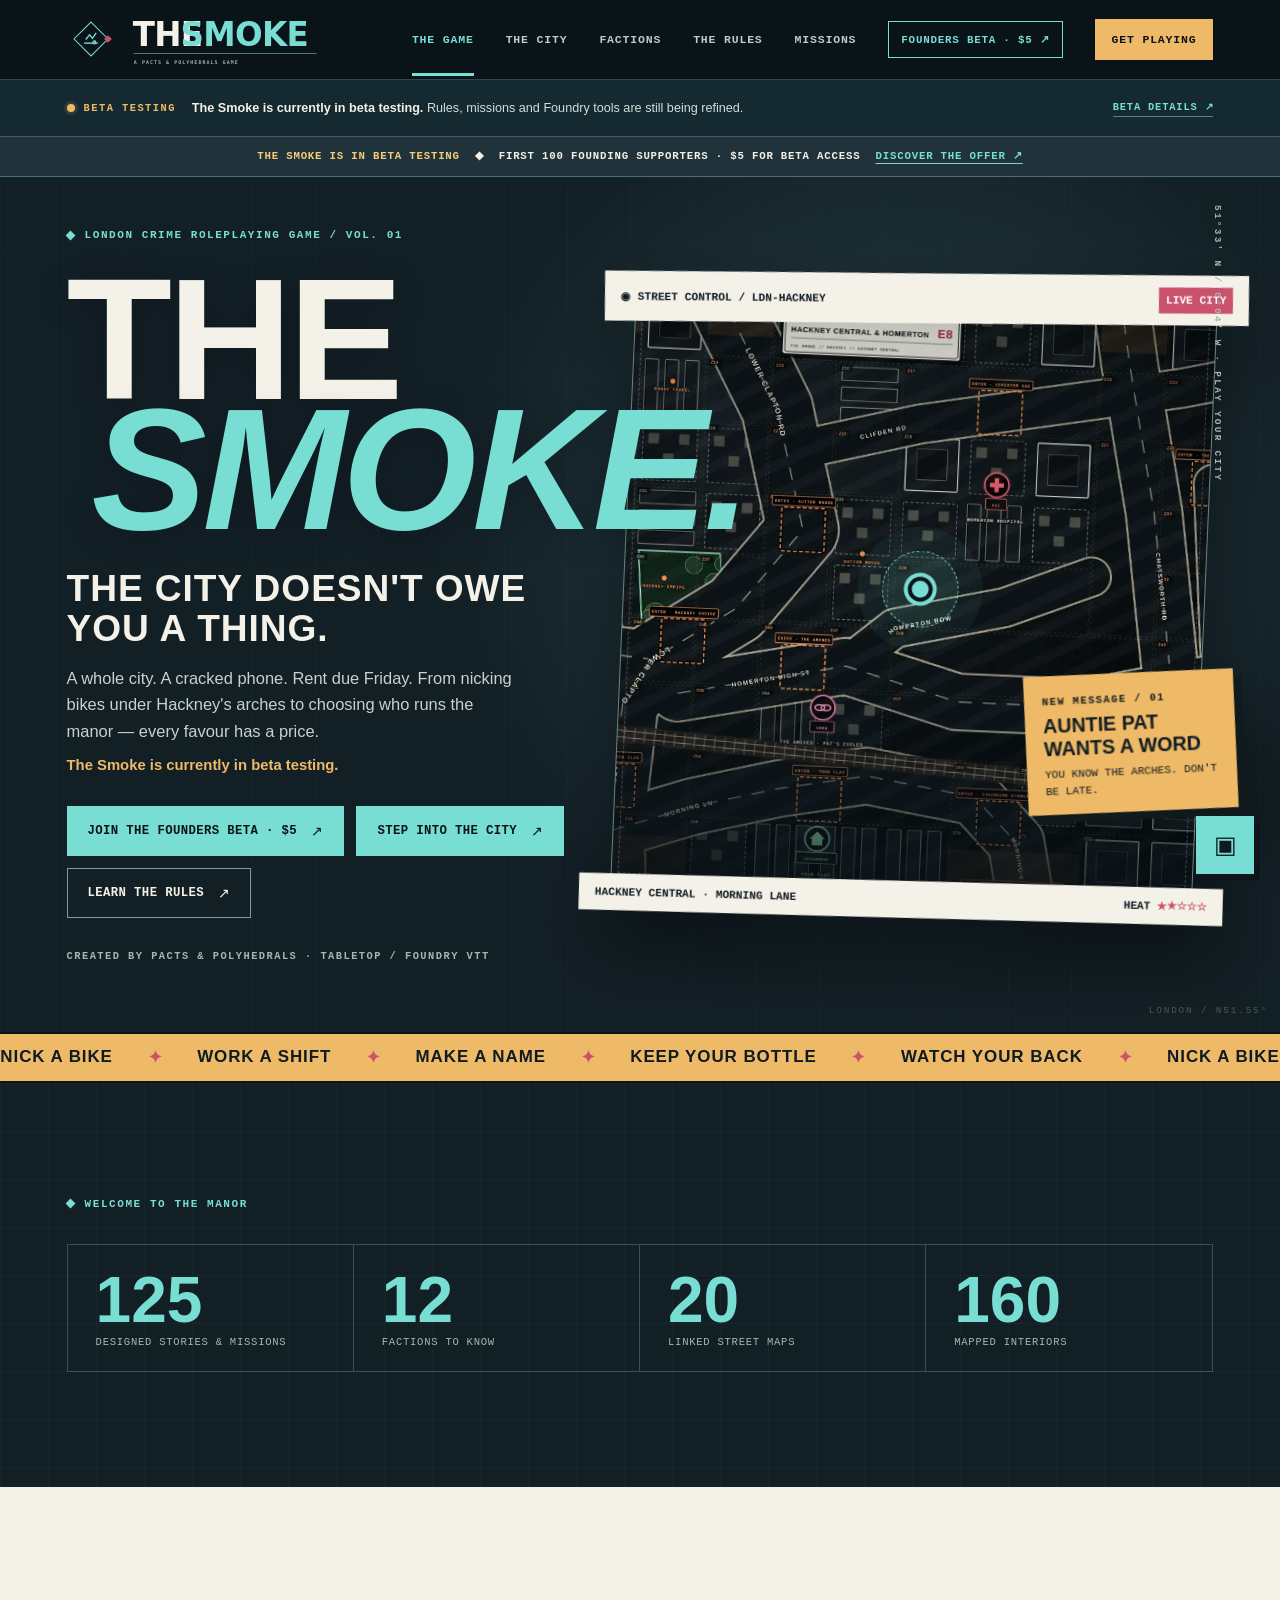
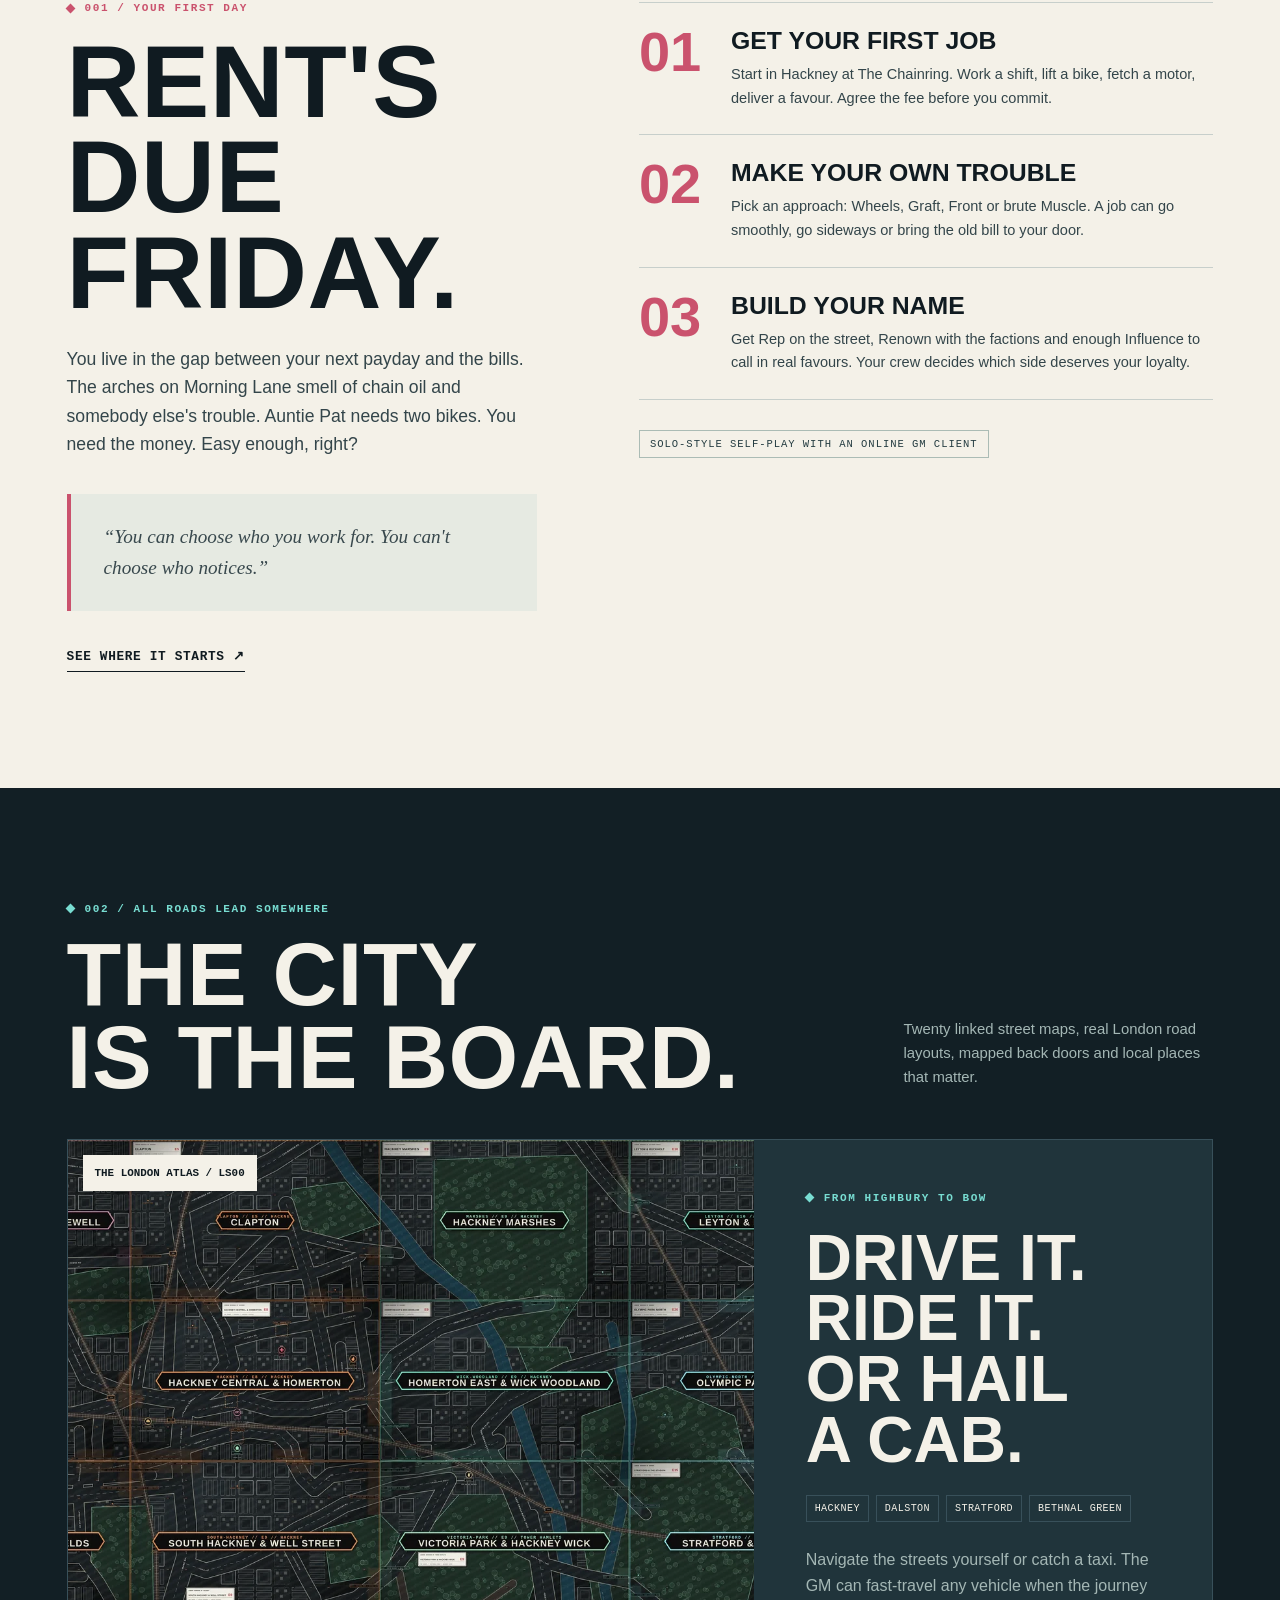
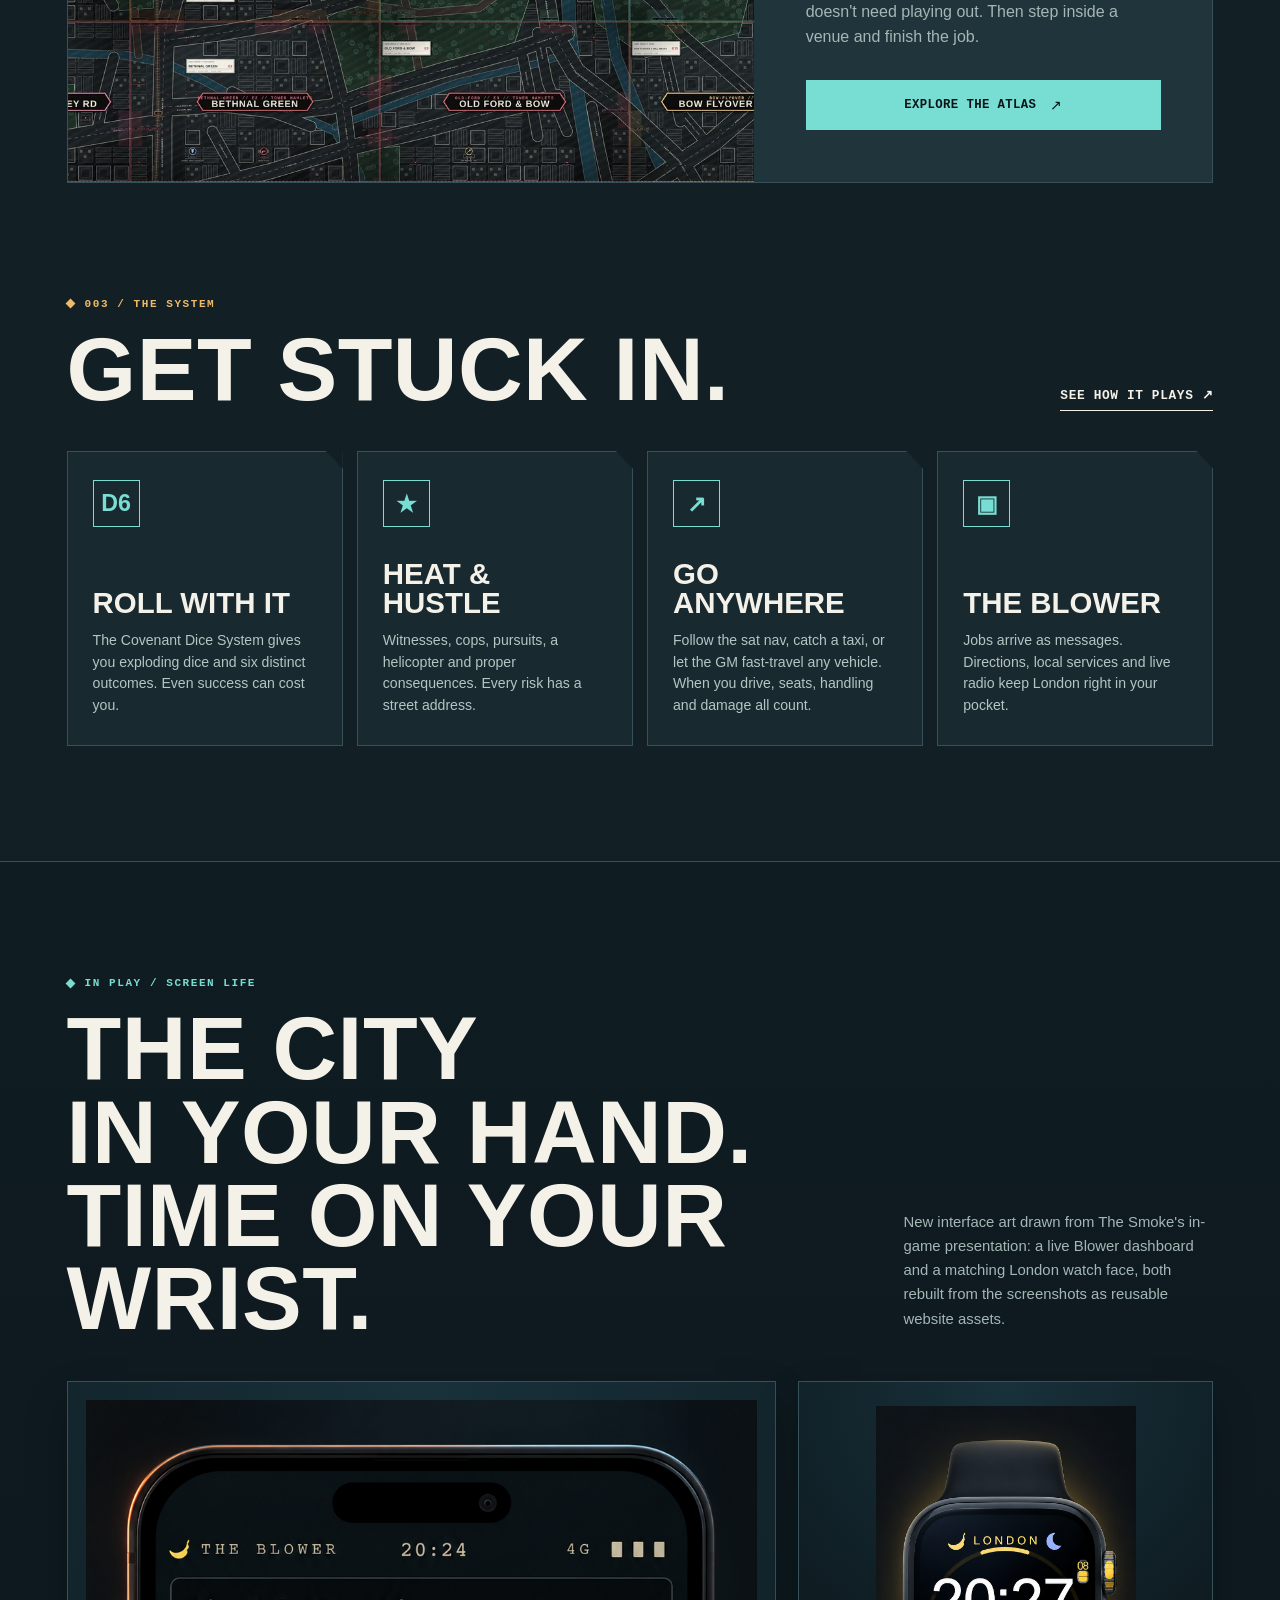
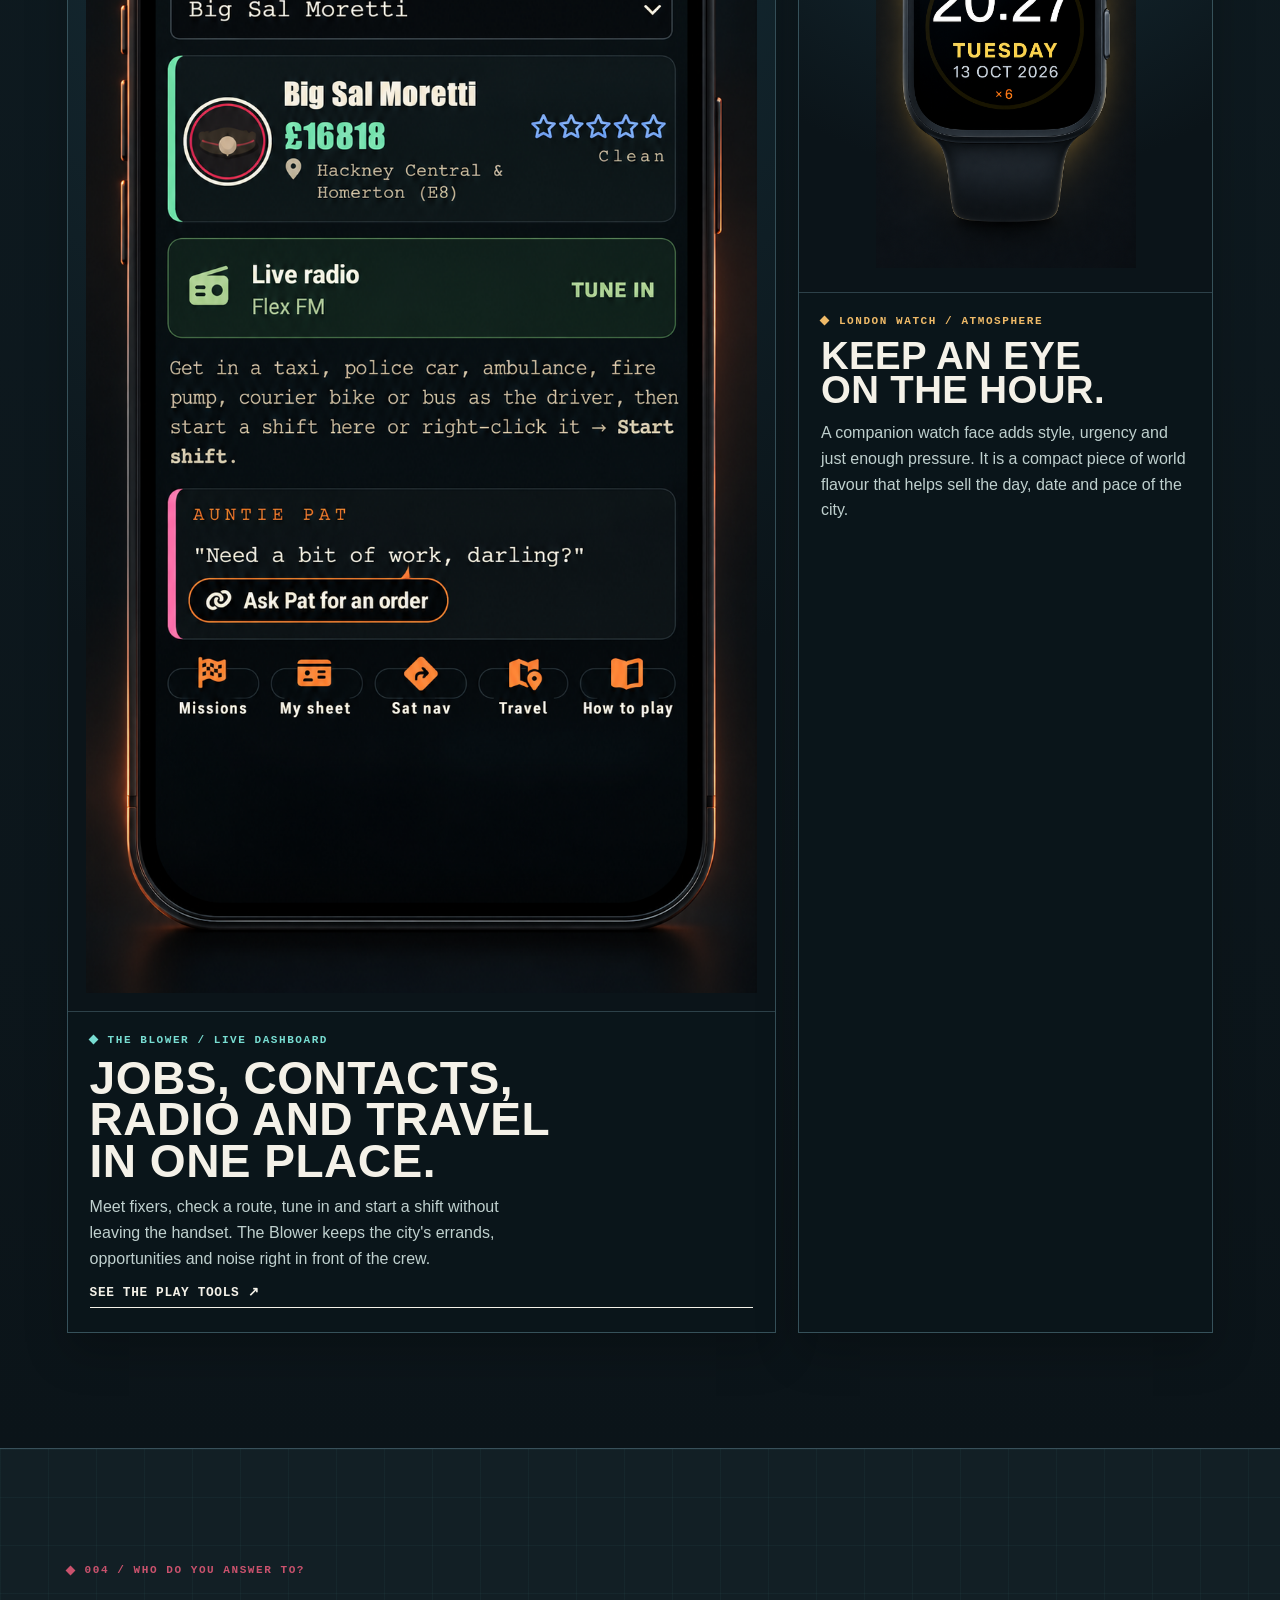
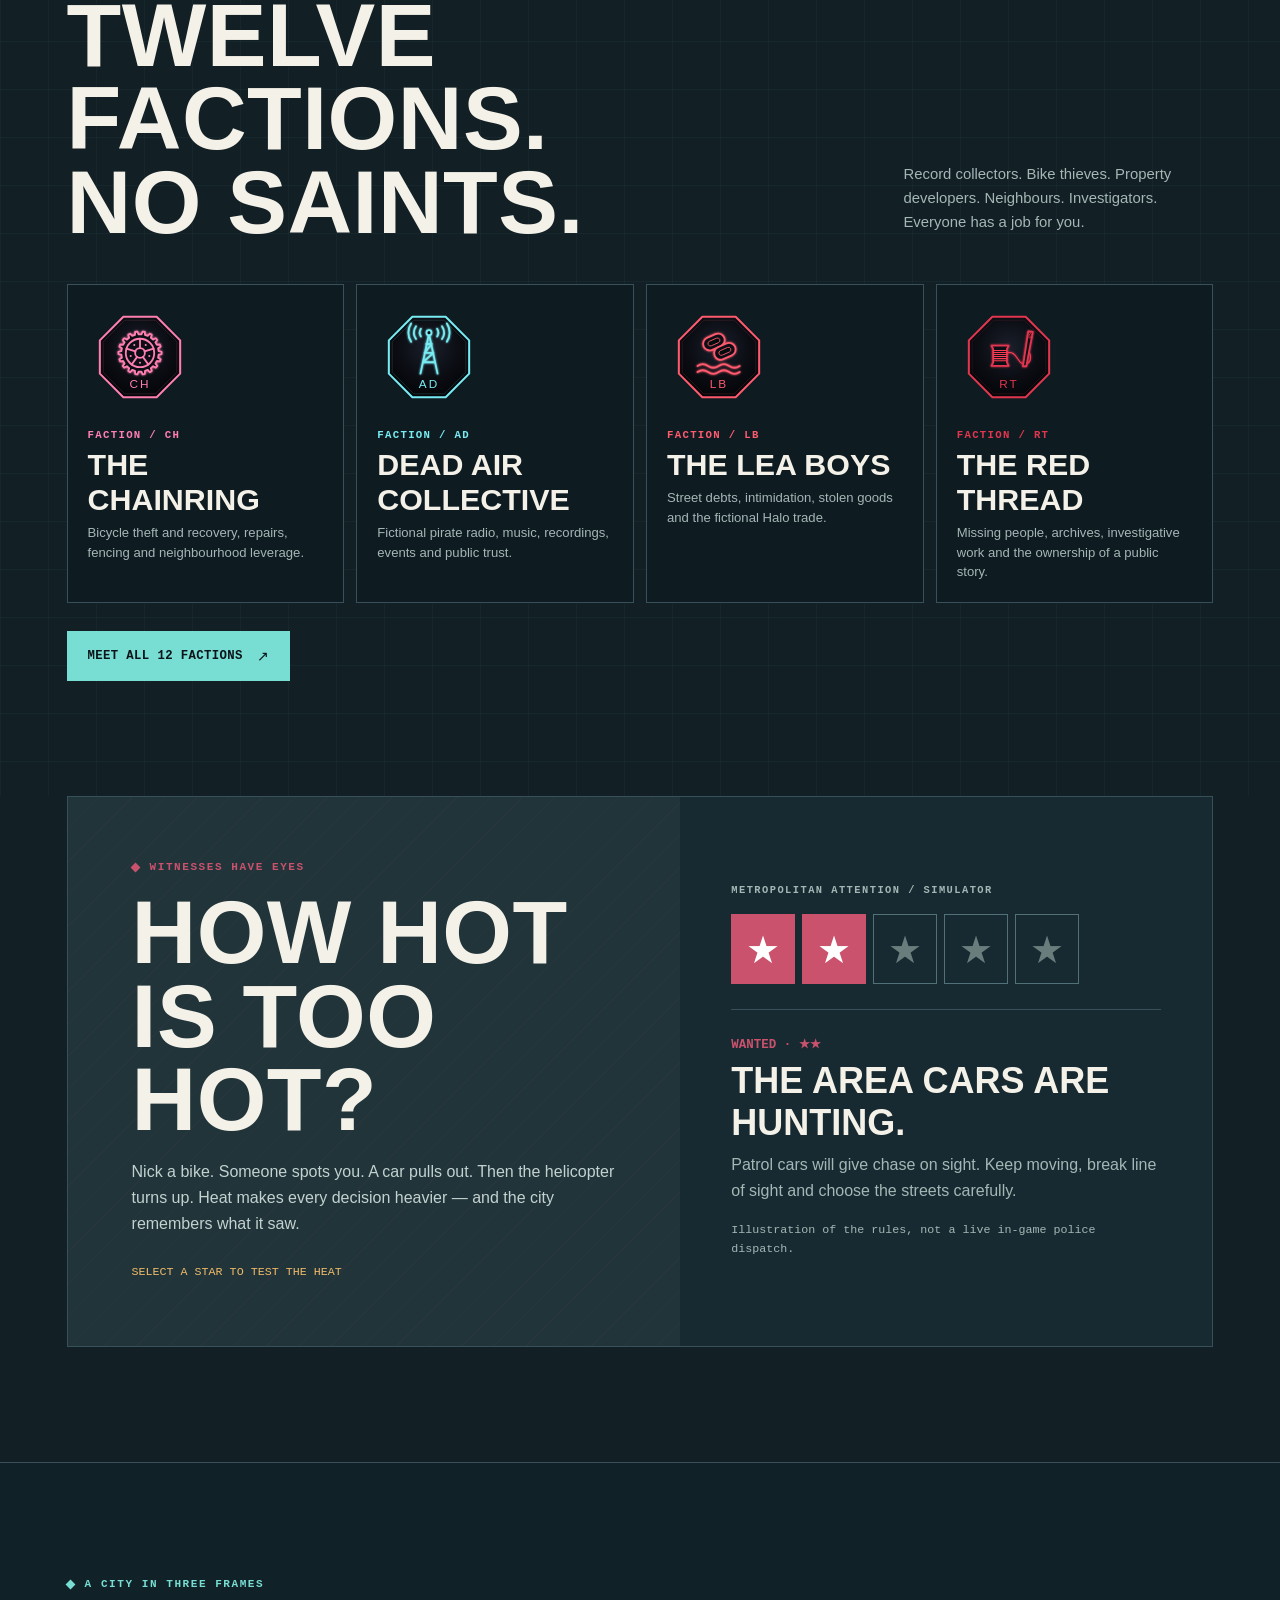
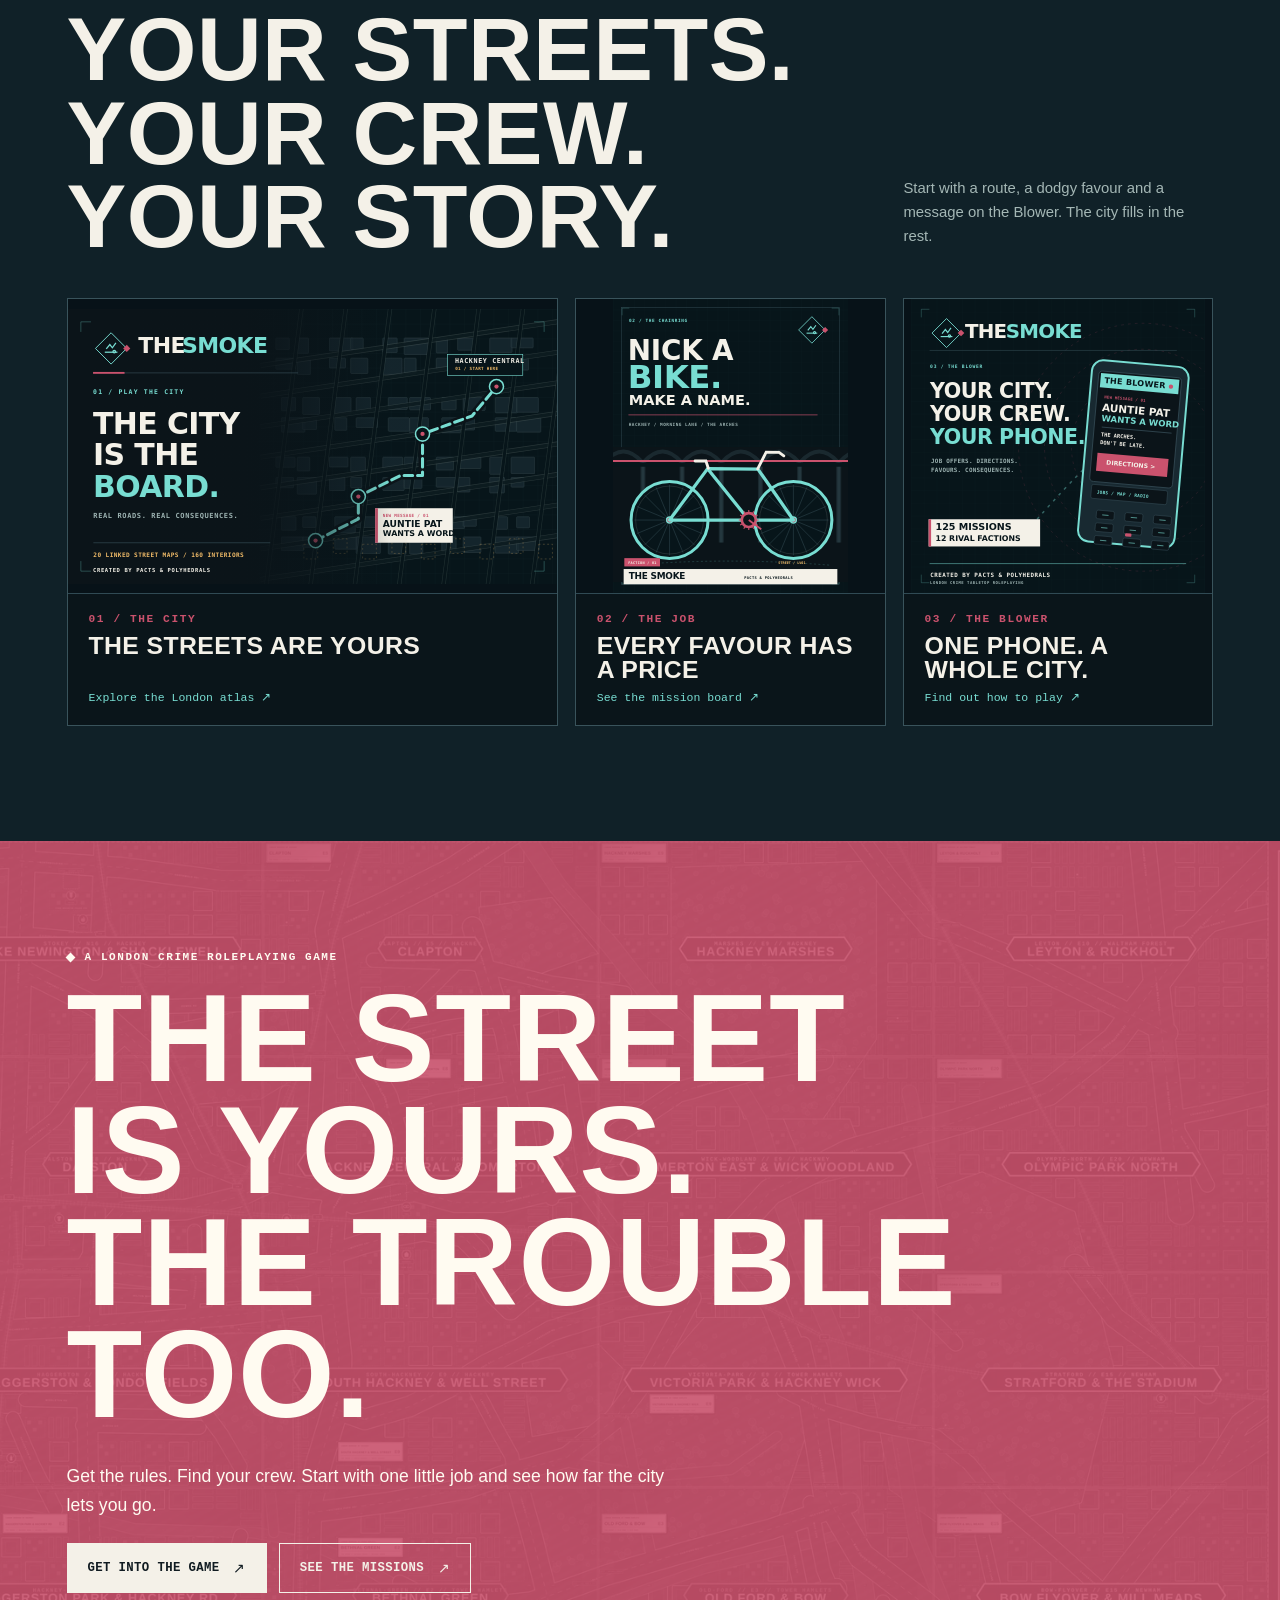
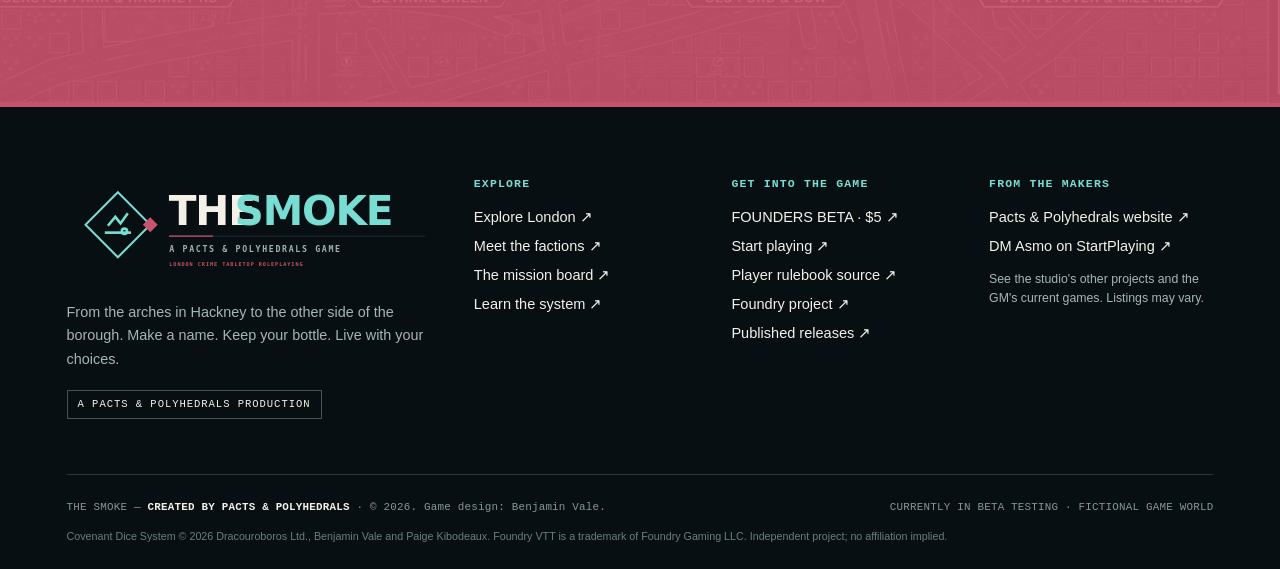
<file: index.html>
<!doctype html><html lang="en"><head><meta charset="utf-8"><meta name="viewport" content="width=device-width, initial-scale=1"><meta name="color-scheme" content="dark light"><meta name="theme-color" content="#121f25"><title>The Smoke</title><meta name="description" content="The Smoke is a London crime tabletop roleplaying game: 125 missions, twelve rival factions and one living city. Created by Pacts &amp; Polyhedrals. Currently in beta testing."><meta property="og:type" content="website"><meta property="og:title" content="The Smoke"><meta property="og:description" content="The Smoke is a London crime tabletop roleplaying game: 125 missions, twelve rival factions and one living city. Created by Pacts &amp; Polyhedrals. Currently in beta testing."><meta name="robots" content="index,follow"><link rel="icon" type="image/svg+xml" href="assets/brand/logos/The-Smoke-Corrected-Favicon.svg"><link rel="apple-touch-icon" href="assets/brand/logos/The-Smoke-Corrected-Favicon.png"><link rel="stylesheet" href="css/site.css"><script src="js/content.js" defer></script><script src="js/site.js" defer></script></head><body><a class="skip" href="#main">Skip to content</a>
<header class="site-header"><div class="header-inner">
 <a class="brand" href="index.html" aria-label="The Smoke — homepage"><span class="brand-symbol"><img src="assets/brand/logos/The-Smoke-Symbol-Transparent.svg" width="112" height="112" alt="" aria-hidden="true"></span><span class="brand-type"><img class="brand-wordmark" src="assets/brand/logos/The-Smoke-Wordmark-Only-Transparent.svg" width="1190" height="360" alt="THE SMOKE — A Pacts &amp; Polyhedrals Game" decoding="async"></span></a>
 <button type="button" id="menu-toggle" class="menu-button" aria-controls="site-nav" aria-expanded="false" aria-label="Open menu">☰</button>
 <nav class="nav" id="site-nav" aria-label="Main navigation"><a href="index.html" class="" aria-current="page">The Game</a><a href="city.html" class="">The City</a><a href="factions.html" class="">Factions</a><a href="rules.html" class="">The Rules</a><a href="missions.html" class="">Missions</a><a class="founder-link" href="https://pacts-and-polyhedrals.github.io/pacts/the-smoke.html" aria-label="The Smoke Founders Beta product page at Pacts and Polyhedrals">FOUNDERS BETA · $5 <span aria-hidden="true">↗</span></a><a href="play.html" class="nav-cta">Get Playing</a></nav></div></header><div class="beta-strip" role="status" aria-label="The Smoke beta testing status"><div class="container beta-strip-inner"><div class="beta-strip-copy"><span class="beta-strip-label">BETA TESTING</span><p><strong>The Smoke is currently in beta testing.</strong> Rules, missions and Foundry tools are still being refined.</p></div><a href="play.html#beta-status" class="beta-strip-link">BETA DETAILS <span aria-hidden="true">&#8599;</span></a></div></div><main id="main"><div class="founder-shop-strip"><span>THE SMOKE IS IN BETA TESTING</span><span class="founder-shop-divider" aria-hidden="true">◆</span><span>FIRST 100 FOUNDING SUPPORTERS · $5 FOR BETA ACCESS</span><a href="https://pacts-and-polyhedrals.github.io/pacts/the-smoke.html" aria-label="View the Founders Beta offer">DISCOVER THE OFFER ↗</a></div>
<section class="hero"><div class="vertical-rail">51°33' N / 0°04' W · PLAY YOUR CITY</div><div class="hero-inner">
 <div class="hero-copy"><div class="eyebrow cyan">LONDON CRIME ROLEPLAYING GAME / VOL. 01</div><h1 class="hero-title"><span>THE</span><span class="smoke-word">SMOKE.</span></h1><h2 class="hero-kicker">THE CITY DOESN'T OWE YOU A THING.</h2><p class="desc">A whole city. A cracked phone. Rent due Friday. From nicking bikes under Hackney's arches to choosing who runs the manor — every favour has a price. <strong class="beta-hero-text">The Smoke is currently in beta testing.</strong></p><div class="button-row"><a class="btn arrow" href="https://pacts-and-polyhedrals.github.io/pacts/the-smoke.html">JOIN THE FOUNDERS BETA · $5</a><a class="btn arrow" href="city.html">STEP INTO THE CITY</a><a class="btn outline arrow" href="rules.html">LEARN THE RULES</a></div><div class="overline" style="color:var(--muted);margin-top:32px">CREATED BY PACTS &amp; POLYHEDRALS · TABLETOP / FOUNDRY VTT</div></div>
 <div class="hero-map" aria-label="Artwork from The Smoke Hackney Central map"><div class="hero-map-image"><img src="assets/maps/hackney.webp" alt="Original top-down vector street map of Hackney Central from The Smoke"></div><div class="map-overlay-top"><span>◉ STREET CONTROL / LDN-HACKNEY</span><b>LIVE CITY</b></div><div class="hero-map-marker"></div><div class="hero-route"><span class="overline">NEW MESSAGE / 01</span><strong>AUNTIE PAT WANTS A WORD</strong><p>YOU KNOW THE ARCHES. DON'T BE LATE.</p></div><div class="map-overlay-bottom"><span>HACKNEY CENTRAL · MORNING LANE</span><span>HEAT <span style="color:var(--pink)">★★☆☆☆</span></span></div></div>
 </div></section>
<div class="marquee"><div class="marquee-track"><span>NICK A BIKE</span><i>✦</i><span>WORK A SHIFT</span><i>✦</i><span>MAKE A NAME</span><i>✦</i><span>KEEP YOUR BOTTLE</span><i>✦</i><span>WATCH YOUR BACK</span><i>✦</i><span>NICK A BIKE</span></div></div>
<section class="section section-dark section-grid"><div class="container"><div class="eyebrow cyan">WELCOME TO THE MANOR</div><div class="metric-row"><div class="metric"><strong>125</strong><span>Designed stories &amp; missions</span></div><div class="metric"><strong>12</strong><span>Factions to know</span></div><div class="metric"><strong>20</strong><span>Linked street maps</span></div><div class="metric"><strong>160</strong><span>Mapped interiors</span></div></div></div></section>
<section class="section section-paper"><div class="container intro-grid"><div class="reveal"><div class="eyebrow pink">001 / YOUR FIRST DAY</div><h2>RENT'S<br>DUE<br>FRIDAY.</h2><p>You live in the gap between your next payday and the bills. The arches on Morning Lane smell of chain oil and somebody else's trouble. Auntie Pat needs two bikes. You need the money. Easy enough, right?</p><blockquote class="intro-quote">“You can choose who you work for. You can't choose who notices.”</blockquote><a href="missions.html" class="line-link">SEE WHERE IT STARTS ↗</a></div><div class="reveal"><div class="story-step"><span class="step-num">01</span><div><h3>GET YOUR FIRST JOB</h3><p>Start in Hackney at The Chainring. Work a shift, lift a bike, fetch a motor, deliver a favour. Agree the fee before you commit.</p></div></div><div class="story-step"><span class="step-num">02</span><div><h3>MAKE YOUR OWN TROUBLE</h3><p>Pick an approach: Wheels, Graft, Front or brute Muscle. A job can go smoothly, go sideways or bring the old bill to your door.</p></div></div><div class="story-step"><span class="step-num">03</span><div><h3>BUILD YOUR NAME</h3><p>Get Rep on the street, Renown with the factions and enough Influence to call in real favours. Your crew decides which side deserves your loyalty.</p></div></div><div style="margin-top:30px"><span class="tag" style="color:#243c41;border-color:#abbcb5">SOLO-STYLE SELF-PLAY WITH AN ONLINE GM CLIENT</span></div></div></div></section>
<section class="section section-dark"><div class="container"><div class="section-heading reveal"><div><div class="eyebrow cyan">002 / ALL ROADS LEAD SOMEWHERE</div><h2>THE CITY<br>IS THE BOARD.</h2></div><p class="section-side">Twenty linked street maps, real London road layouts, mapped back doors and local places that matter.</p></div><div class="city-teaser reveal"><a href="city.html" class="city-teaser-map"><img loading="lazy" src="assets/maps/london-overview.webp" alt="The Smoke North and East London map overview"><span class="map-corner">THE LONDON ATLAS / LS00</span></a><div class="city-teaser-copy"><div class="eyebrow cyan">FROM HIGHBURY TO BOW</div><h3>DRIVE IT.<br>RIDE IT.<br>OR HAIL<br>A CAB.</h3><div class="district-inline"><span>HACKNEY</span><span>DALSTON</span><span>STRATFORD</span><span>BETHNAL GREEN</span></div><p>Navigate the streets yourself or catch a taxi. The GM can fast-travel any vehicle when the journey doesn't need playing out. Then step inside a venue and finish the job.</p><a href="city.html" class="btn arrow">EXPLORE THE ATLAS</a></div></div></div></section>
<section class="section section-dark" style="padding-top:0"><div class="container"><div class="section-heading reveal"><div><div class="eyebrow amber">003 / THE SYSTEM</div><h2>GET STUCK IN.</h2></div><a href="rules.html" class="line-link">SEE HOW IT PLAYS ↗</a></div><div class="feature-grid reveal">
 <article class="feature-card"><div class="feature-icon">D6</div><h3>ROLL WITH IT</h3><p>The Covenant Dice System gives you exploding dice and six distinct outcomes. Even success can cost you.</p></article>
 <article class="feature-card"><div class="feature-icon">★</div><h3>HEAT &amp; HUSTLE</h3><p>Witnesses, cops, pursuits, a helicopter and proper consequences. Every risk has a street address.</p></article>
 <article class="feature-card"><div class="feature-icon">↗</div><h3>GO ANYWHERE</h3><p>Follow the sat nav, catch a taxi, or let the GM fast-travel any vehicle. When you drive, seats, handling and damage all count.</p></article>
 <article class="feature-card"><div class="feature-icon">▣</div><h3>THE BLOWER</h3><p>Jobs arrive as messages. Directions, local services and live radio keep London right in your pocket.</p></article>
 </div></div></section>

<section class="section section-dark device-preview-section" aria-labelledby="device-preview-title"><div class="container"><div class="section-heading reveal"><div><div class="eyebrow cyan">IN PLAY / SCREEN LIFE</div><h2 id="device-preview-title">THE CITY<br>IN YOUR HAND.<br>TIME ON YOUR WRIST.</h2></div><p class="section-side">New interface art drawn from The Smoke's in-game presentation: a live Blower dashboard and a matching London watch face, both rebuilt from the screenshots as reusable website assets.</p></div><div class="device-preview-grid reveal"><article class="device-preview-card device-preview-card--wide"><div class="device-preview-media device-preview-media--dashboard"><img loading="lazy" src="assets/brand/graphics/04-The-Blower-Live-Dashboard.png" alt="The Smoke Blower dashboard interface showing a contact card for Big Sal Moretti, a live radio panel, travel advice and Auntie Pat's job prompt"></div><div class="device-preview-copy"><div class="eyebrow cyan">THE BLOWER / LIVE DASHBOARD</div><h3>JOBS, CONTACTS,<br>RADIO AND TRAVEL<br>IN ONE PLACE.</h3><p>Meet fixers, check a route, tune in and start a shift without leaving the handset. The Blower keeps the city's errands, opportunities and noise right in front of the crew.</p><a class="line-link" href="play.html">SEE THE PLAY TOOLS ↗</a></div></article><article class="device-preview-card device-preview-card--watch"><div class="device-preview-media device-preview-media--watch"><img loading="lazy" src="assets/brand/graphics/05-The-Smoke-Watch-Display.png" alt="The Smoke smartwatch interface showing London, the current time, Tuesday 13 Oct 2026, and a small status counter"></div><div class="device-preview-copy"><div class="eyebrow amber">LONDON WATCH / ATMOSPHERE</div><h3>KEEP AN EYE<br>ON THE HOUR.</h3><p>A companion watch face adds style, urgency and just enough pressure. It is a compact piece of world flavour that helps sell the day, date and pace of the city.</p></div></article></div></div></section>
<section class="section section-dark section-grid" style="border-top:1px solid var(--stroke)"><div class="container"><div class="section-heading reveal"><div><div class="eyebrow pink">004 / WHO DO YOU ANSWER TO?</div><h2>TWELVE<br>FACTIONS.<br>NO SAINTS.</h2></div><p class="section-side">Record collectors. Bike thieves. Property developers. Neighbours. Investigators. Everyone has a job for you.</p></div><div class="faction-showcase reveal"><a class="faction-preview" href="factions.html" style="--faction-color:#ff7fb0"><img loading="lazy" src="assets/emblems/ch.svg" alt="The Chainring emblem"><small>FACTION / CH</small><h3>The Chainring</h3><p>Bicycle theft and recovery, repairs, fencing and neighbourhood leverage.</p></a><a class="faction-preview" href="factions.html" style="--faction-color:#78ecf3"><img loading="lazy" src="assets/emblems/ad.svg" alt="Dead Air Collective emblem"><small>FACTION / AD</small><h3>Dead Air Collective</h3><p>Fictional pirate radio, music, recordings, events and public trust.</p></a><a class="faction-preview" href="factions.html" style="--faction-color:#ff5a6e"><img loading="lazy" src="assets/emblems/lb.svg" alt="The Lea Boys emblem"><small>FACTION / LB</small><h3>The Lea Boys</h3><p>Street debts, intimidation, stolen goods and the fictional Halo trade.</p></a><a class="faction-preview" href="factions.html" style="--faction-color:#e2364f"><img loading="lazy" src="assets/emblems/rt.svg" alt="The Red Thread emblem"><small>FACTION / RT</small><h3>The Red Thread</h3><p>Missing people, archives, investigative work and the ownership of a public story.</p></a></div><div style="margin-top:28px"><a href="factions.html" class="btn arrow">MEET ALL 12 FACTIONS</a></div></div></section>
<section class="section section-dark" style="padding-top:0"><div class="container"><div class="heat-block reveal"><div class="heat-intro"><div class="eyebrow pink">WITNESSES HAVE EYES</div><h2>HOW HOT<br>IS TOO HOT?</h2><p>Nick a bike. Someone spots you. A car pulls out. Then the helicopter turns up. Heat makes every decision heavier — and the city remembers what it saw.</p><p class="mono" style="margin-top:26px;color:var(--amber);font-size:.73rem">SELECT A STAR TO TEST THE HEAT</p></div><div class="heat-control" data-heat data-initial-heat="2"><div class="overline">METROPOLITAN ATTENTION / SIMULATOR</div><div class="heat-stars" role="group" aria-label="Choose Heat level"><button type="button" data-star="1" aria-pressed="false">★</button><button type="button" data-star="2" aria-pressed="false">★</button><button type="button" data-star="3" aria-pressed="false">★</button><button type="button" data-star="4" aria-pressed="false">★</button><button type="button" data-star="5" aria-pressed="false">★</button></div><div class="heat-state" aria-live="polite"><div class="state-code" data-heat-label>WANTED</div><h3 data-heat-title>Area cars are hunting.</h3><p data-heat-detail>Patrol cars will give chase on sight.</p></div><p class="fineprint" style="margin-top:17px">Illustration of the rules, not a live in-game police dispatch.</p></div></div></div></section>

<section class="section brand-campaign-section" aria-labelledby="campaign-art-title"><div class="container">
  <div class="section-heading reveal"><div><div class="eyebrow cyan">A CITY IN THREE FRAMES</div><h2 id="campaign-art-title">YOUR STREETS.<br>YOUR CREW.<br>YOUR STORY.</h2></div><p class="section-side">Start with a route, a dodgy favour and a message on the Blower. The city fills in the rest.</p></div>
  <div class="brand-campaign-grid reveal">
   <a class="brand-campaign-card" href="city.html"><span class="brand-campaign-media"><img src="assets/brand/graphics/01-The-City-Is-The-Board-Landscape.svg" alt="The City Is the Board, a London street map graphic in The Smoke's mint and pink artwork" width="1600" height="900" loading="lazy" decoding="async"></span><span class="brand-campaign-copy"><small>01 / THE CITY</small><strong>THE STREETS ARE YOURS</strong><span>Explore the London atlas <span aria-hidden="true">↗</span></span></span></a>
   <a class="brand-campaign-card" href="missions.html"><span class="brand-campaign-media"><img src="assets/brand/graphics/02-The-Chainring-Cycle-Poster.svg" alt="Nick a Bike, Make a Name: The Chainring cycling poster" width="1200" height="1500" loading="lazy" decoding="async"></span><span class="brand-campaign-copy"><small>02 / THE JOB</small><strong>EVERY FAVOUR HAS A PRICE</strong><span>See the mission board <span aria-hidden="true">↗</span></span></span></a>
   <a class="brand-campaign-card" href="play.html"><span class="brand-campaign-media"><img src="assets/brand/graphics/03-The-Blower-Social-Square.svg" alt="The Blower, the game phone with jobs, contacts, messages and directions" width="1000" height="1000" loading="lazy" decoding="async"></span><span class="brand-campaign-copy"><small>03 / THE BLOWER</small><strong>ONE PHONE. A WHOLE CITY.</strong><span>Find out how to play <span aria-hidden="true">↗</span></span></span></a>
  </div>
</div></section>
<section class="big-cta"><div class="container reveal"><div class="eyebrow">A London crime roleplaying game</div><h2>THE STREET<br>IS YOURS.<br>THE TROUBLE TOO.</h2><p>Get the rules. Find your crew. Start with one little job and see how far the city lets you go.</p><div class="button-row"><a class="btn paper arrow" href="play.html">GET INTO THE GAME</a><a class="btn outline arrow" href="missions.html">SEE THE MISSIONS</a></div></div></section></main><footer class="site-footer"><div class="container">
 <div class="footer-inner"><div><a class="footer-logo footer-brand-lockup" href="index.html" aria-label="The Smoke homepage"><img src="assets/brand/logos/The-Smoke-Full-Logo-Horizontal-Transparent.svg" width="1580" height="442" loading="lazy" decoding="async" alt="The Smoke — a Pacts &amp; Polyhedrals game"></a><p class="footer-pitch">From the arches in Hackney to the other side of the borough. Make a name. Keep your bottle. Live with your choices.</p><span class="tag">A PACTS &amp; POLYHEDRALS PRODUCTION</span></div>
 <div><div class="footer-heading">Explore</div><div class="footer-links"><a href="city.html">Explore London ↗</a><a href="factions.html">Meet the factions ↗</a><a href="missions.html">The mission board ↗</a><a href="rules.html">Learn the system ↗</a></div></div>
 <div><div class="footer-heading">Get into the game</div><div class="footer-links"><a href="https://pacts-and-polyhedrals.github.io/pacts/the-smoke.html" target="_blank" rel="noopener noreferrer">FOUNDERS BETA · $5 ↗</a><a href="play.html">Start playing ↗</a><a href="downloads/The-Smoke-Player-Rulebook-Homebrewery.txt" download>Player rulebook source ↗</a><a href="https://github.com/pacts-and-polyhedrals/the-smoke" target="_blank" rel="noopener noreferrer">Foundry project ↗</a><a href="https://github.com/pacts-and-polyhedrals/the-smoke/releases" target="_blank" rel="noopener noreferrer">Published releases ↗</a></div></div><div class="footer-studio-links"><div class="footer-heading">From the makers</div><div class="footer-links"><a href="https://pacts-and-polyhedrals.github.io/pacts" target="_blank" rel="noopener noreferrer">Pacts &amp; Polyhedrals website &#8599;</a><a href="https://startplaying.games/gm/dmasmo" target="_blank" rel="noopener noreferrer">DM Asmo on StartPlaying &#8599;</a></div><p class="footer-studio-note">See the studio's other projects and the GM's current games. Listings may vary.</p></div></div>
 <div class="footer-bottom"><div class="footer-credit">THE SMOKE — <strong>CREATED BY PACTS &amp; POLYHEDRALS</strong> · © 2026. Game design: Benjamin Vale.</div><div>CURRENTLY IN BETA TESTING · FICTIONAL GAME WORLD</div></div>
 <p style="font-size:.67rem;color:#697f80;margin-top:12px">Covenant Dice System © 2026 Dracouroboros Ltd., Benjamin Vale and Paige Kibodeaux. Foundry VTT is a trademark of Foundry Gaming LLC. Independent project; no affiliation implied.</p>
 </div></footer><button type="button" id="blower-toggle" class="blower-toggle" aria-controls="blower-dock" aria-expanded="false" aria-label="Open the Blower" title="Open the Blower">▣</button>
 <aside class="blower-dock" id="blower-dock" aria-label="Blower phone preview" aria-hidden="true"><div class="blower-top"><span>▣ THE BLOWER / 01</span><button type="button" id="blower-close" aria-label="Close the Blower">×</button></div>
 <div class="blower-tabs" role="tablist" aria-label="Blower functions"><button type="button" role="tab" data-blower-tab="messages" aria-selected="true">MESSAGES</button><button type="button" role="tab" data-blower-tab="map" aria-selected="false">SAT NAV</button><button type="button" role="tab" data-blower-tab="radio" aria-selected="false">RADIO</button></div>
 <div class="blower-content"><div class="blower-panel active" data-blower-panel="messages"><div class="eyebrow">01 / INBOX</div><div class="blower-message"><small>AUNTIE PAT — 21:46</small>Oi. Rent's not gonna pay itself. Get round the arches. Got a little job for you. Nothing fancy. Bring your bike lock.</div><p class="fineprint" style="margin-top:15px">A flavour preview of the in-game Blower, not a live character phone.</p></div>
 <div class="blower-panel" data-blower-panel="map"><div class="eyebrow">02 / NEXT TURN</div><div class="blower-message"><small>ROUTE READY</small>HACKNEY CENTRAL → THE ARCHES<br><span style="color:#78ddd2">Follow the road. Watch the exits.</span></div><a class="btn" style="margin-top:15px" href="city.html">OPEN THE CITY ATLAS ↗</a></div>
 <div class="blower-panel" data-blower-panel="radio"><div class="eyebrow">03 / LIVE FREQUENCIES</div><p style="font-size:.81rem;color:#b5c7c4;margin-bottom:15px">The Foundry game tunes real stations. Explore their websites here; audio plays in-game, not on this preview.</p><div class="blower-stations"><a href="https://rudefm.com/" target="_blank" rel="noopener noreferrer">RUDE FM ↗</a><a href="https://www.pointblankradio.com/" target="_blank" rel="noopener noreferrer">POINT BLANK ↗</a><a href="https://visionradiouk.com/" target="_blank" rel="noopener noreferrer">VISION RADIO ↗</a><a href="https://flexfm.co.uk/" target="_blank" rel="noopener noreferrer">FLEX FM ↗</a></div></div></div>
 <div class="blower-foot"><span>EAST LONDON / NO SERVICE CHARGE</span><span>▂▄▆█</span></div></aside></body></html>
</file>
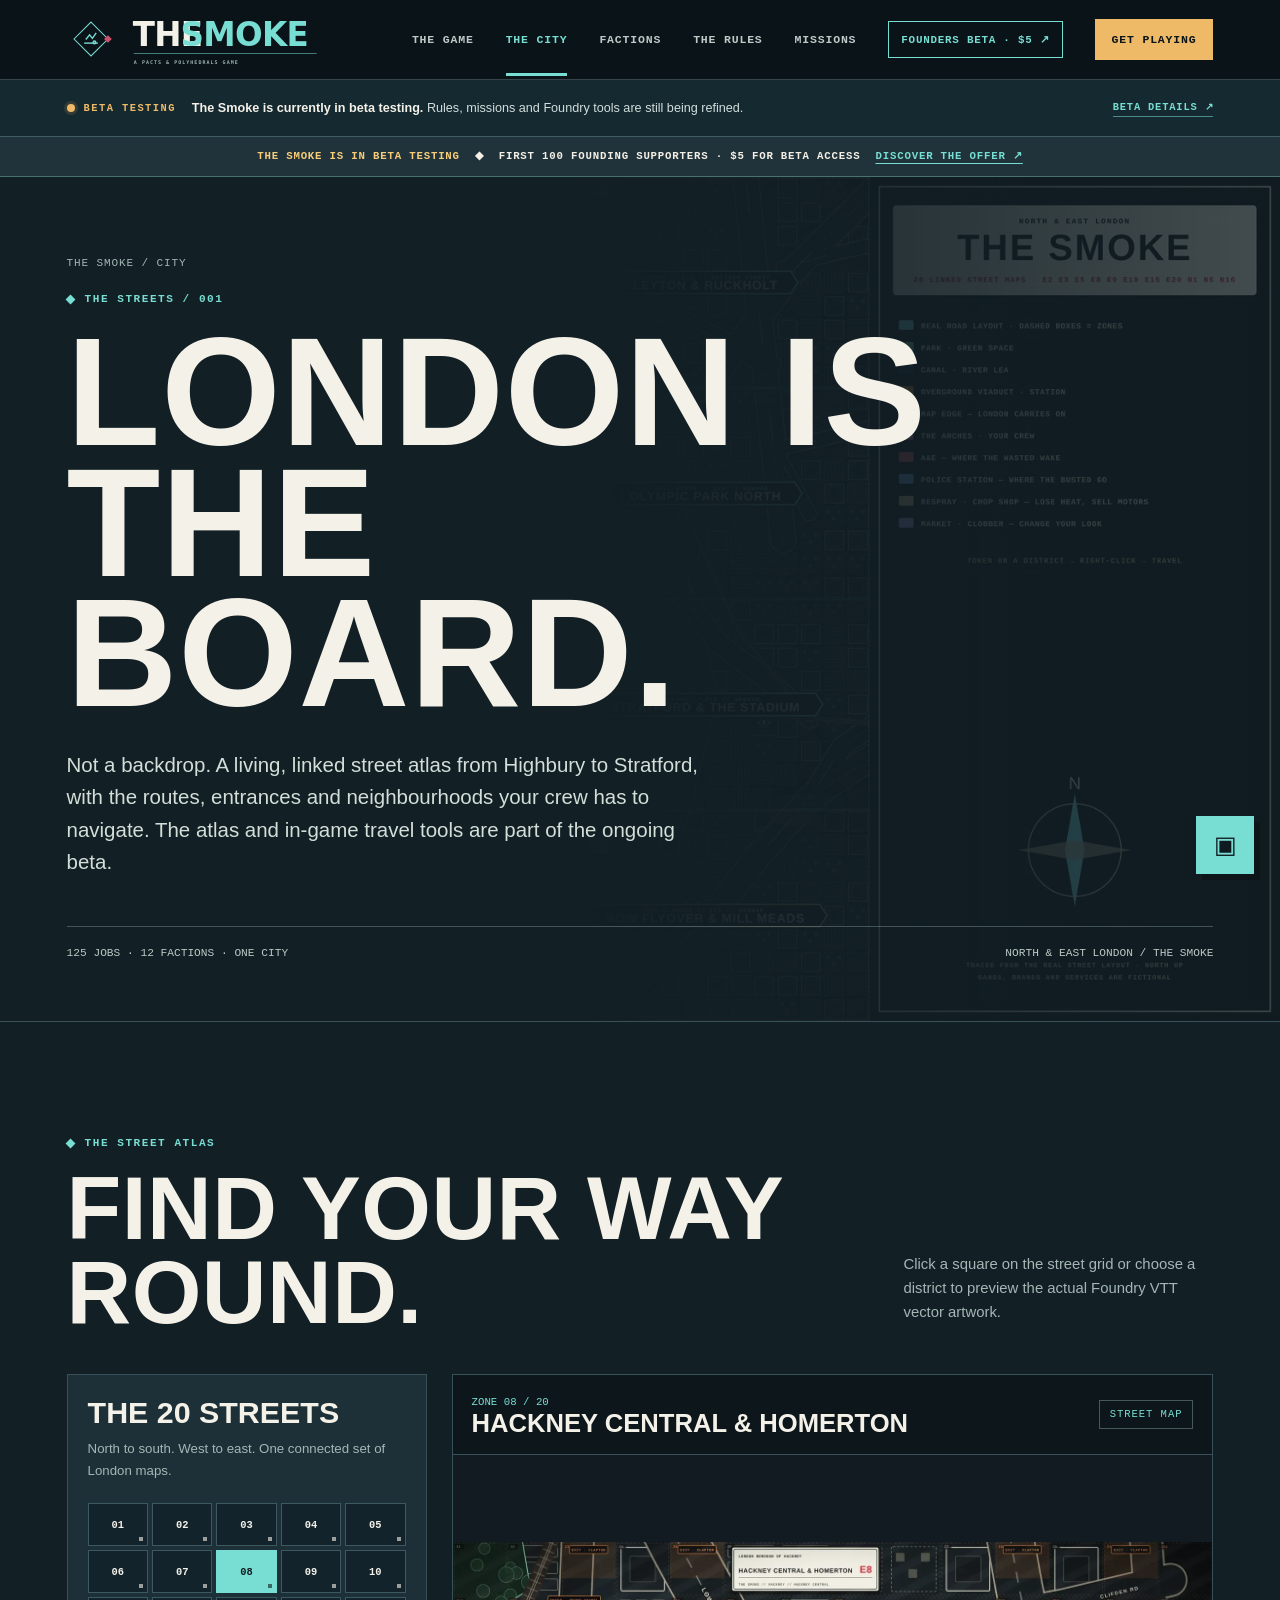
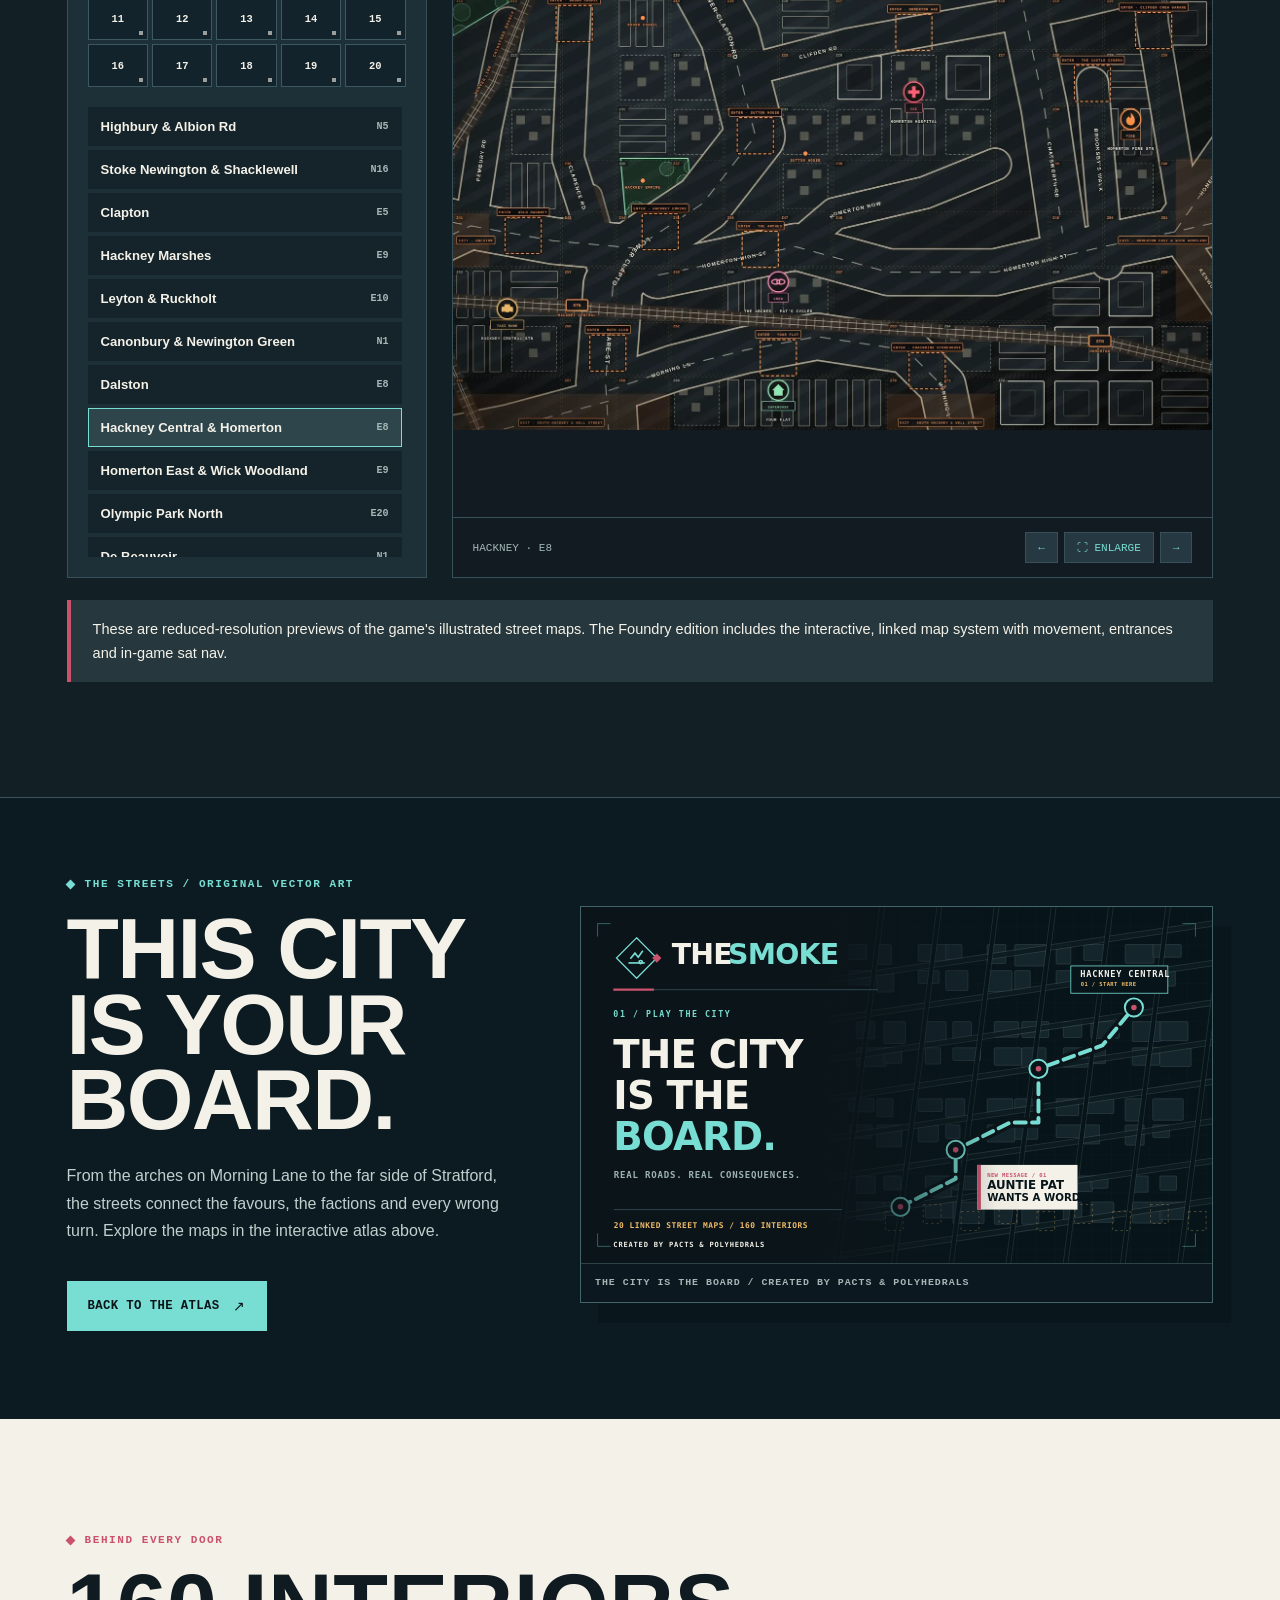
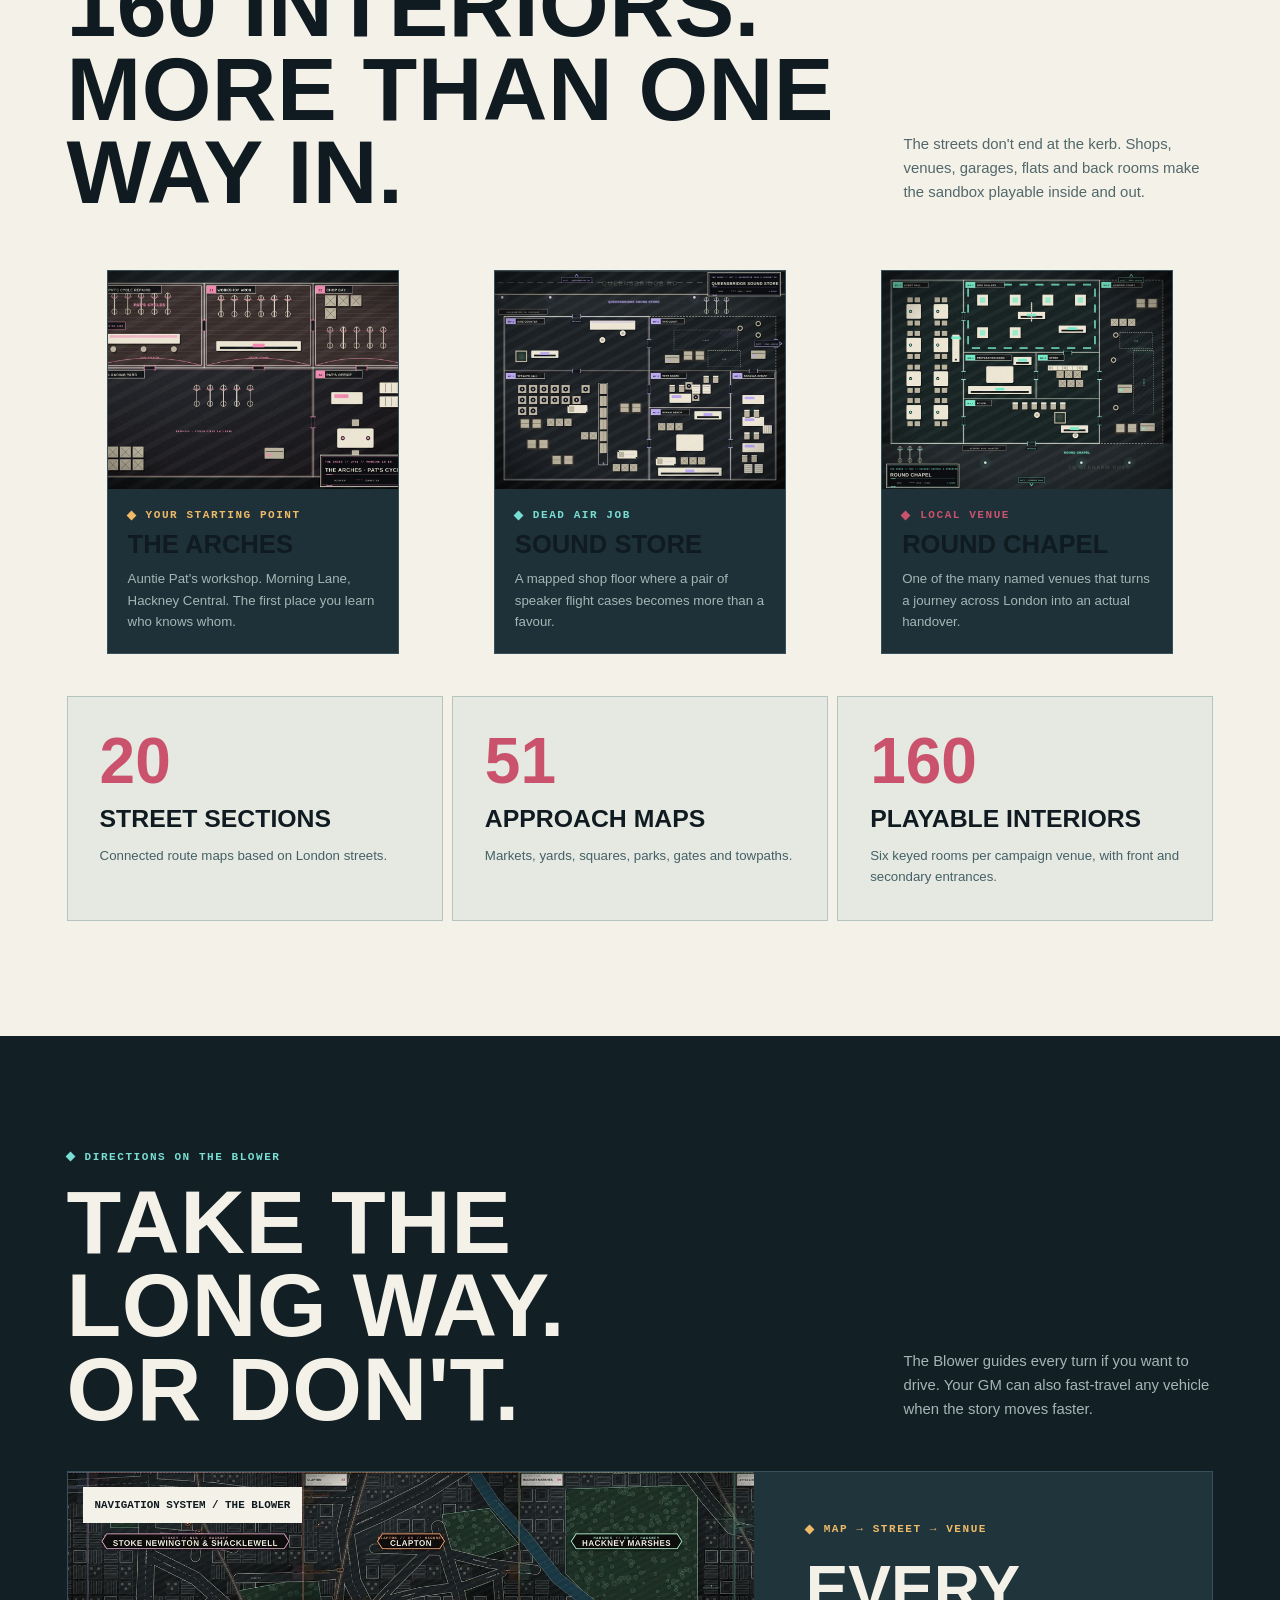
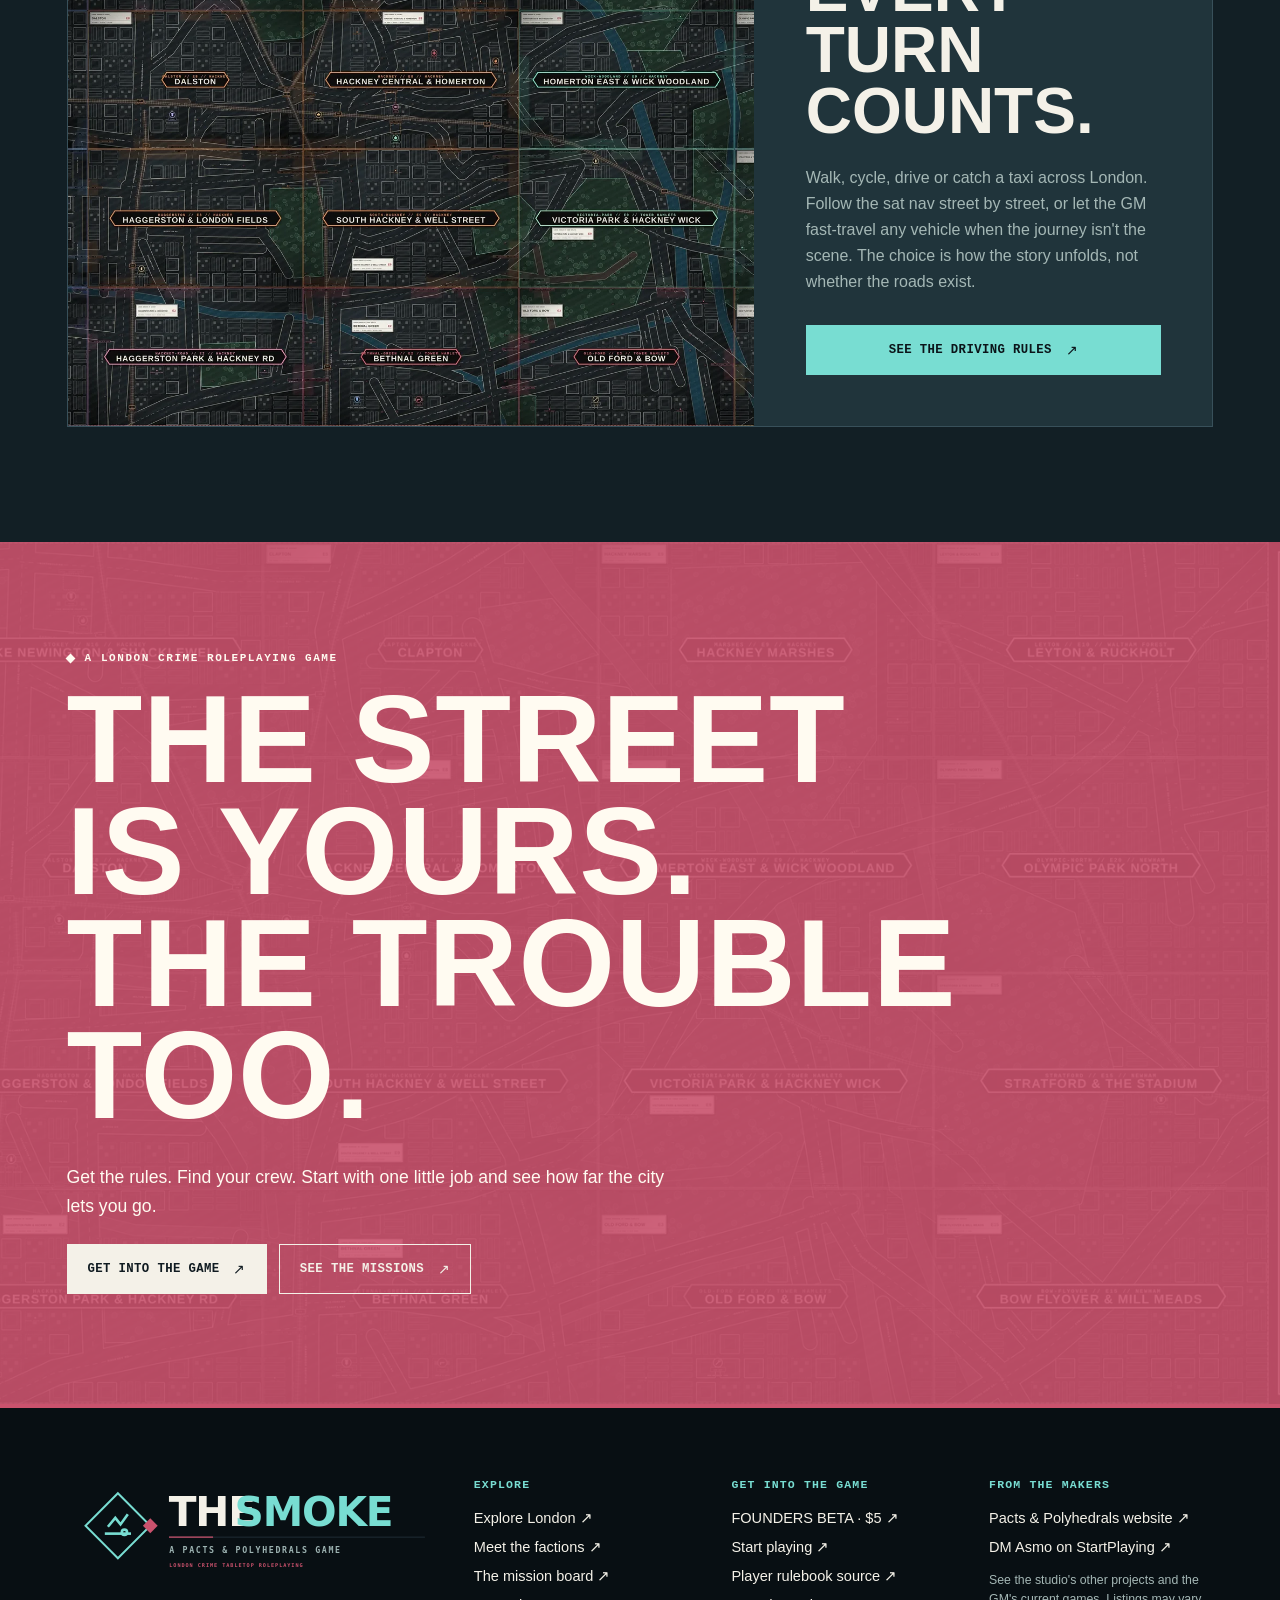
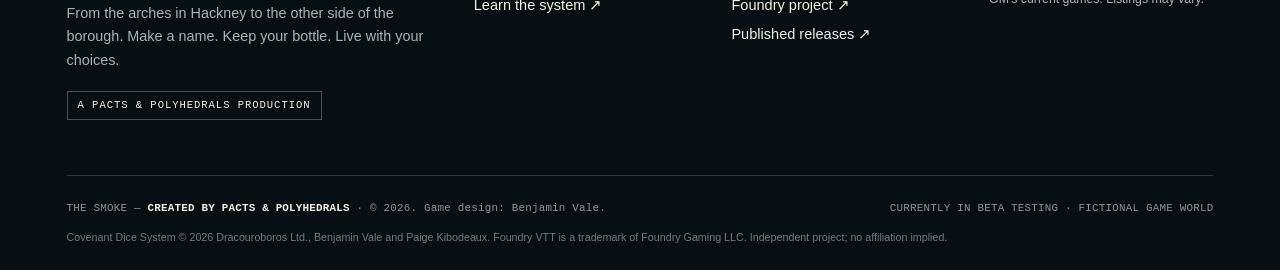
<file: city.html>
<!doctype html><html lang="en"><head><meta charset="utf-8"><meta name="viewport" content="width=device-width, initial-scale=1"><meta name="color-scheme" content="dark light"><meta name="theme-color" content="#121f25"><title>The City | The Smoke</title><meta name="description" content="Explore the twenty linked streets, 160 interiors and illustrated London atlas from The Smoke tabletop roleplaying game. Currently in beta testing."><meta property="og:type" content="website"><meta property="og:title" content="The City | The Smoke"><meta property="og:description" content="Explore the twenty linked streets, 160 interiors and illustrated London atlas from The Smoke tabletop roleplaying game. Currently in beta testing."><meta name="robots" content="index,follow"><link rel="icon" type="image/svg+xml" href="assets/brand/logos/The-Smoke-Corrected-Favicon.svg"><link rel="apple-touch-icon" href="assets/brand/logos/The-Smoke-Corrected-Favicon.png"><link rel="stylesheet" href="css/site.css"><script src="js/content.js" defer></script><script src="js/site.js" defer></script></head><body><a class="skip" href="#main">Skip to content</a>
<header class="site-header"><div class="header-inner">
 <a class="brand" href="index.html" aria-label="The Smoke — homepage"><span class="brand-symbol"><img src="assets/brand/logos/The-Smoke-Symbol-Transparent.svg" width="112" height="112" alt="" aria-hidden="true"></span><span class="brand-type"><img class="brand-wordmark" src="assets/brand/logos/The-Smoke-Wordmark-Only-Transparent.svg" width="1190" height="360" alt="THE SMOKE — A Pacts &amp; Polyhedrals Game" decoding="async"></span></a>
 <button type="button" id="menu-toggle" class="menu-button" aria-controls="site-nav" aria-expanded="false" aria-label="Open menu">☰</button>
 <nav class="nav" id="site-nav" aria-label="Main navigation"><a href="index.html" class="">The Game</a><a href="city.html" class="" aria-current="page">The City</a><a href="factions.html" class="">Factions</a><a href="rules.html" class="">The Rules</a><a href="missions.html" class="">Missions</a><a class="founder-link" href="https://pacts-and-polyhedrals.github.io/pacts/the-smoke.html" aria-label="The Smoke Founders Beta product page at Pacts and Polyhedrals">FOUNDERS BETA · $5 <span aria-hidden="true">↗</span></a><a href="play.html" class="nav-cta">Get Playing</a></nav></div></header><div class="beta-strip" role="status" aria-label="The Smoke beta testing status"><div class="container beta-strip-inner"><div class="beta-strip-copy"><span class="beta-strip-label">BETA TESTING</span><p><strong>The Smoke is currently in beta testing.</strong> Rules, missions and Foundry tools are still being refined.</p></div><a href="play.html#beta-status" class="beta-strip-link">BETA DETAILS <span aria-hidden="true">&#8599;</span></a></div></div><main id="main"><div class="founder-shop-strip"><span>THE SMOKE IS IN BETA TESTING</span><span class="founder-shop-divider" aria-hidden="true">◆</span><span>FIRST 100 FOUNDING SUPPORTERS · $5 FOR BETA ACCESS</span><a href="https://pacts-and-polyhedrals.github.io/pacts/the-smoke.html" aria-label="View the Founders Beta offer">DISCOVER THE OFFER ↗</a></div><section class="page-hero"><div class="container"><div class="breadcrumbs"><a href="index.html">THE SMOKE</a> / CITY</div><div class="eyebrow cyan">THE STREETS / 001</div><h1>LONDON IS<br>THE BOARD.</h1><p class="lead">Not a backdrop. A living, linked street atlas from Highbury to Stratford, with the routes, entrances and neighbourhoods your crew has to navigate. The atlas and in-game travel tools are part of the ongoing beta.</p><div class="hero-bottomline"><span>125 JOBS · 12 FACTIONS · ONE CITY</span><span>NORTH &amp; EAST LONDON / THE SMOKE</span></div></div></section>
<section class="section section-dark"><div class="container"><div class="section-heading"><div><div class="eyebrow cyan">THE STREET ATLAS</div><h2>FIND YOUR WAY<br>ROUND.</h2></div><p class="section-side">Click a square on the street grid or choose a district to preview the actual Foundry VTT vector artwork.</p></div>
<div class="city-grid-wrap reveal" id="city-explorer"><div class="city-navigator"><h3>THE 20 STREETS</h3><p>North to south. West to east. One connected set of London maps.</p><div class="atlas-mini-grid" id="atlas-grid" aria-label="20 map district grid"></div><div class="atlas-map-list" id="atlas-map-list" aria-label="District list"></div></div><div class="city-stage"><div class="city-stage-header"><div><span class="mapcode" id="city-stage-code">ZONE 08 / 20</span><h3 id="city-stage-title">Hackney Central &amp; Homerton</h3></div><span class="tag" style="color:var(--mint)">STREET MAP</span></div><div class="city-stage-img"><img id="city-stage-image" src="assets/maps/hackney.webp" alt="Hackney Central and Homerton top-down vector street map"></div><div class="city-stage-footer"><span id="city-stage-meta">HACKNEY · E9</span><div style="display:flex;gap:6px"><button id="map-prev" type="button" aria-label="Previous district">←</button><button id="map-fullscreen" type="button" aria-label="Enlarge the selected map">⛶ ENLARGE</button><button id="map-next" type="button" aria-label="Next district">→</button></div></div></div></div>
<div class="callout" style="margin-top:22px">These are reduced-resolution previews of the game's illustrated street maps. The Foundry edition includes the interactive, linked map system with movement, entrances and in-game sat nav.</div>
</div></section>

<section class="brand-story brand-story--city" aria-labelledby="city-art-heading"><div class="container brand-story-grid">
 <div class="brand-story-copy reveal"><div class="eyebrow cyan">THE STREETS / ORIGINAL VECTOR ART</div><h2 id="city-art-heading">THIS CITY<br>IS YOUR<br>BOARD.</h2><p>From the arches on Morning Lane to the far side of Stratford, the streets connect the favours, the factions and every wrong turn. Explore the maps in the interactive atlas above.</p><a href="#city-explorer" class="btn arrow">BACK TO THE ATLAS</a></div>
 <figure class="brand-story-visual brand-story-visual--landscape reveal"><img src="assets/brand/graphics/01-The-City-Is-The-Board-Landscape.svg" alt="The Smoke branding illustration: The City Is the Board, a route through the streets of Hackney" width="1600" height="900" loading="lazy" decoding="async"><figcaption>THE CITY IS THE BOARD / CREATED BY PACTS &amp; POLYHEDRALS</figcaption></figure>
</div></section>
<section class="section section-paper"><div class="container"><div class="section-heading"><div><div class="eyebrow pink">BEHIND EVERY DOOR</div><h2>160 INTERIORS.<br>MORE THAN ONE WAY IN.</h2></div><p class="section-side">The streets don't end at the kerb. Shops, venues, garages, flats and back rooms make the sandbox playable inside and out.</p></div>
<div class="venue-grid"><figure class="venue-card"><img src="assets/venues/the-arches.webp" alt="The Arches bicycle workshop vector map" loading="lazy"><figcaption><span class="eyebrow amber">YOUR STARTING POINT</span><h3>THE ARCHES</h3><p>Auntie Pat's workshop. Morning Lane, Hackney Central. The first place you learn who knows whom.</p></figcaption></figure><figure class="venue-card"><img src="assets/venues/sound-store.webp" alt="Queensbridge Sound Store interior map" loading="lazy"><figcaption><span class="eyebrow cyan">DEAD AIR JOB</span><h3>SOUND STORE</h3><p>A mapped shop floor where a pair of speaker flight cases becomes more than a favour.</p></figcaption></figure><figure class="venue-card"><img src="assets/venues/round-chapel.webp" alt="Round Chapel venue interior map" loading="lazy"><figcaption><span class="eyebrow pink">LOCAL VENUE</span><h3>ROUND CHAPEL</h3><p>One of the many named venues that turns a journey across London into an actual handover.</p></figcaption></figure></div>
<div class="jobs-breakdown" style="margin-top:26px"><div class="job-count"><strong>20</strong><h3>STREET SECTIONS</h3><p>Connected route maps based on London streets.</p></div><div class="job-count"><strong>51</strong><h3>APPROACH MAPS</h3><p>Markets, yards, squares, parks, gates and towpaths.</p></div><div class="job-count"><strong>160</strong><h3>PLAYABLE INTERIORS</h3><p>Six keyed rooms per campaign venue, with front and secondary entrances.</p></div></div></div></section>
<section class="section section-dark"><div class="container"><div class="section-heading"><div><div class="eyebrow cyan">DIRECTIONS ON THE BLOWER</div><h2>TAKE THE<br>LONG WAY.<br>OR DON'T.</h2></div><p class="section-side">The Blower guides every turn if you want to drive. Your GM can also fast-travel any vehicle when the story moves faster.</p></div><div class="city-teaser"><div class="city-teaser-map"><img loading="lazy" src="assets/maps/satnav.webp" alt="The Smoke in-game sat nav map of the London districts"><span class="map-corner">NAVIGATION SYSTEM / THE BLOWER</span></div><div class="city-teaser-copy"><div class="eyebrow amber">MAP → STREET → VENUE</div><h3>EVERY TURN<br>COUNTS.</h3><p>Walk, cycle, drive or catch a taxi across London. Follow the sat nav street by street, or let the GM fast-travel any vehicle when the journey isn't the scene. The choice is how the story unfolds, not whether the roads exist.</p><a href="rules.html" class="btn arrow">SEE THE DRIVING RULES</a></div></div></div></section><section class="big-cta"><div class="container reveal"><div class="eyebrow">A London crime roleplaying game</div><h2>THE STREET<br>IS YOURS.<br>THE TROUBLE TOO.</h2><p>Get the rules. Find your crew. Start with one little job and see how far the city lets you go.</p><div class="button-row"><a class="btn paper arrow" href="play.html">GET INTO THE GAME</a><a class="btn outline arrow" href="missions.html">SEE THE MISSIONS</a></div></div></section>
<div class="lightbox" id="lightbox" role="dialog" aria-modal="true" aria-label="Enlarged street map" aria-hidden="true"><button type="button" aria-label="Close enlarged map">✕ CLOSE</button><img alt="Enlarged district map" src="assets/maps/hackney.webp"></div></main><footer class="site-footer"><div class="container">
 <div class="footer-inner"><div><a class="footer-logo footer-brand-lockup" href="index.html" aria-label="The Smoke homepage"><img src="assets/brand/logos/The-Smoke-Full-Logo-Horizontal-Transparent.svg" width="1580" height="442" loading="lazy" decoding="async" alt="The Smoke — a Pacts &amp; Polyhedrals game"></a><p class="footer-pitch">From the arches in Hackney to the other side of the borough. Make a name. Keep your bottle. Live with your choices.</p><span class="tag">A PACTS &amp; POLYHEDRALS PRODUCTION</span></div>
 <div><div class="footer-heading">Explore</div><div class="footer-links"><a href="city.html">Explore London ↗</a><a href="factions.html">Meet the factions ↗</a><a href="missions.html">The mission board ↗</a><a href="rules.html">Learn the system ↗</a></div></div>
 <div><div class="footer-heading">Get into the game</div><div class="footer-links"><a href="https://pacts-and-polyhedrals.github.io/pacts/the-smoke.html" target="_blank" rel="noopener noreferrer">FOUNDERS BETA · $5 ↗</a><a href="play.html">Start playing ↗</a><a href="downloads/The-Smoke-Player-Rulebook-Homebrewery.txt" download>Player rulebook source ↗</a><a href="https://github.com/pacts-and-polyhedrals/the-smoke" target="_blank" rel="noopener noreferrer">Foundry project ↗</a><a href="https://github.com/pacts-and-polyhedrals/the-smoke/releases" target="_blank" rel="noopener noreferrer">Published releases ↗</a></div></div><div class="footer-studio-links"><div class="footer-heading">From the makers</div><div class="footer-links"><a href="https://pacts-and-polyhedrals.github.io/pacts" target="_blank" rel="noopener noreferrer">Pacts &amp; Polyhedrals website &#8599;</a><a href="https://startplaying.games/gm/dmasmo" target="_blank" rel="noopener noreferrer">DM Asmo on StartPlaying &#8599;</a></div><p class="footer-studio-note">See the studio's other projects and the GM's current games. Listings may vary.</p></div></div>
 <div class="footer-bottom"><div class="footer-credit">THE SMOKE — <strong>CREATED BY PACTS &amp; POLYHEDRALS</strong> · © 2026. Game design: Benjamin Vale.</div><div>CURRENTLY IN BETA TESTING · FICTIONAL GAME WORLD</div></div>
 <p style="font-size:.67rem;color:#697f80;margin-top:12px">Covenant Dice System © 2026 Dracouroboros Ltd., Benjamin Vale and Paige Kibodeaux. Foundry VTT is a trademark of Foundry Gaming LLC. Independent project; no affiliation implied.</p>
 </div></footer><button type="button" id="blower-toggle" class="blower-toggle" aria-controls="blower-dock" aria-expanded="false" aria-label="Open the Blower" title="Open the Blower">▣</button>
 <aside class="blower-dock" id="blower-dock" aria-label="Blower phone preview" aria-hidden="true"><div class="blower-top"><span>▣ THE BLOWER / 01</span><button type="button" id="blower-close" aria-label="Close the Blower">×</button></div>
 <div class="blower-tabs" role="tablist" aria-label="Blower functions"><button type="button" role="tab" data-blower-tab="messages" aria-selected="true">MESSAGES</button><button type="button" role="tab" data-blower-tab="map" aria-selected="false">SAT NAV</button><button type="button" role="tab" data-blower-tab="radio" aria-selected="false">RADIO</button></div>
 <div class="blower-content"><div class="blower-panel active" data-blower-panel="messages"><div class="eyebrow">01 / INBOX</div><div class="blower-message"><small>AUNTIE PAT — 21:46</small>Oi. Rent's not gonna pay itself. Get round the arches. Got a little job for you. Nothing fancy. Bring your bike lock.</div><p class="fineprint" style="margin-top:15px">A flavour preview of the in-game Blower, not a live character phone.</p></div>
 <div class="blower-panel" data-blower-panel="map"><div class="eyebrow">02 / NEXT TURN</div><div class="blower-message"><small>ROUTE READY</small>HACKNEY CENTRAL → THE ARCHES<br><span style="color:#78ddd2">Follow the road. Watch the exits.</span></div><a class="btn" style="margin-top:15px" href="city.html">OPEN THE CITY ATLAS ↗</a></div>
 <div class="blower-panel" data-blower-panel="radio"><div class="eyebrow">03 / LIVE FREQUENCIES</div><p style="font-size:.81rem;color:#b5c7c4;margin-bottom:15px">The Foundry game tunes real stations. Explore their websites here; audio plays in-game, not on this preview.</p><div class="blower-stations"><a href="https://rudefm.com/" target="_blank" rel="noopener noreferrer">RUDE FM ↗</a><a href="https://www.pointblankradio.com/" target="_blank" rel="noopener noreferrer">POINT BLANK ↗</a><a href="https://visionradiouk.com/" target="_blank" rel="noopener noreferrer">VISION RADIO ↗</a><a href="https://flexfm.co.uk/" target="_blank" rel="noopener noreferrer">FLEX FM ↗</a></div></div></div>
 <div class="blower-foot"><span>EAST LONDON / NO SERVICE CHARGE</span><span>▂▄▆█</span></div></aside></body></html>
</file>
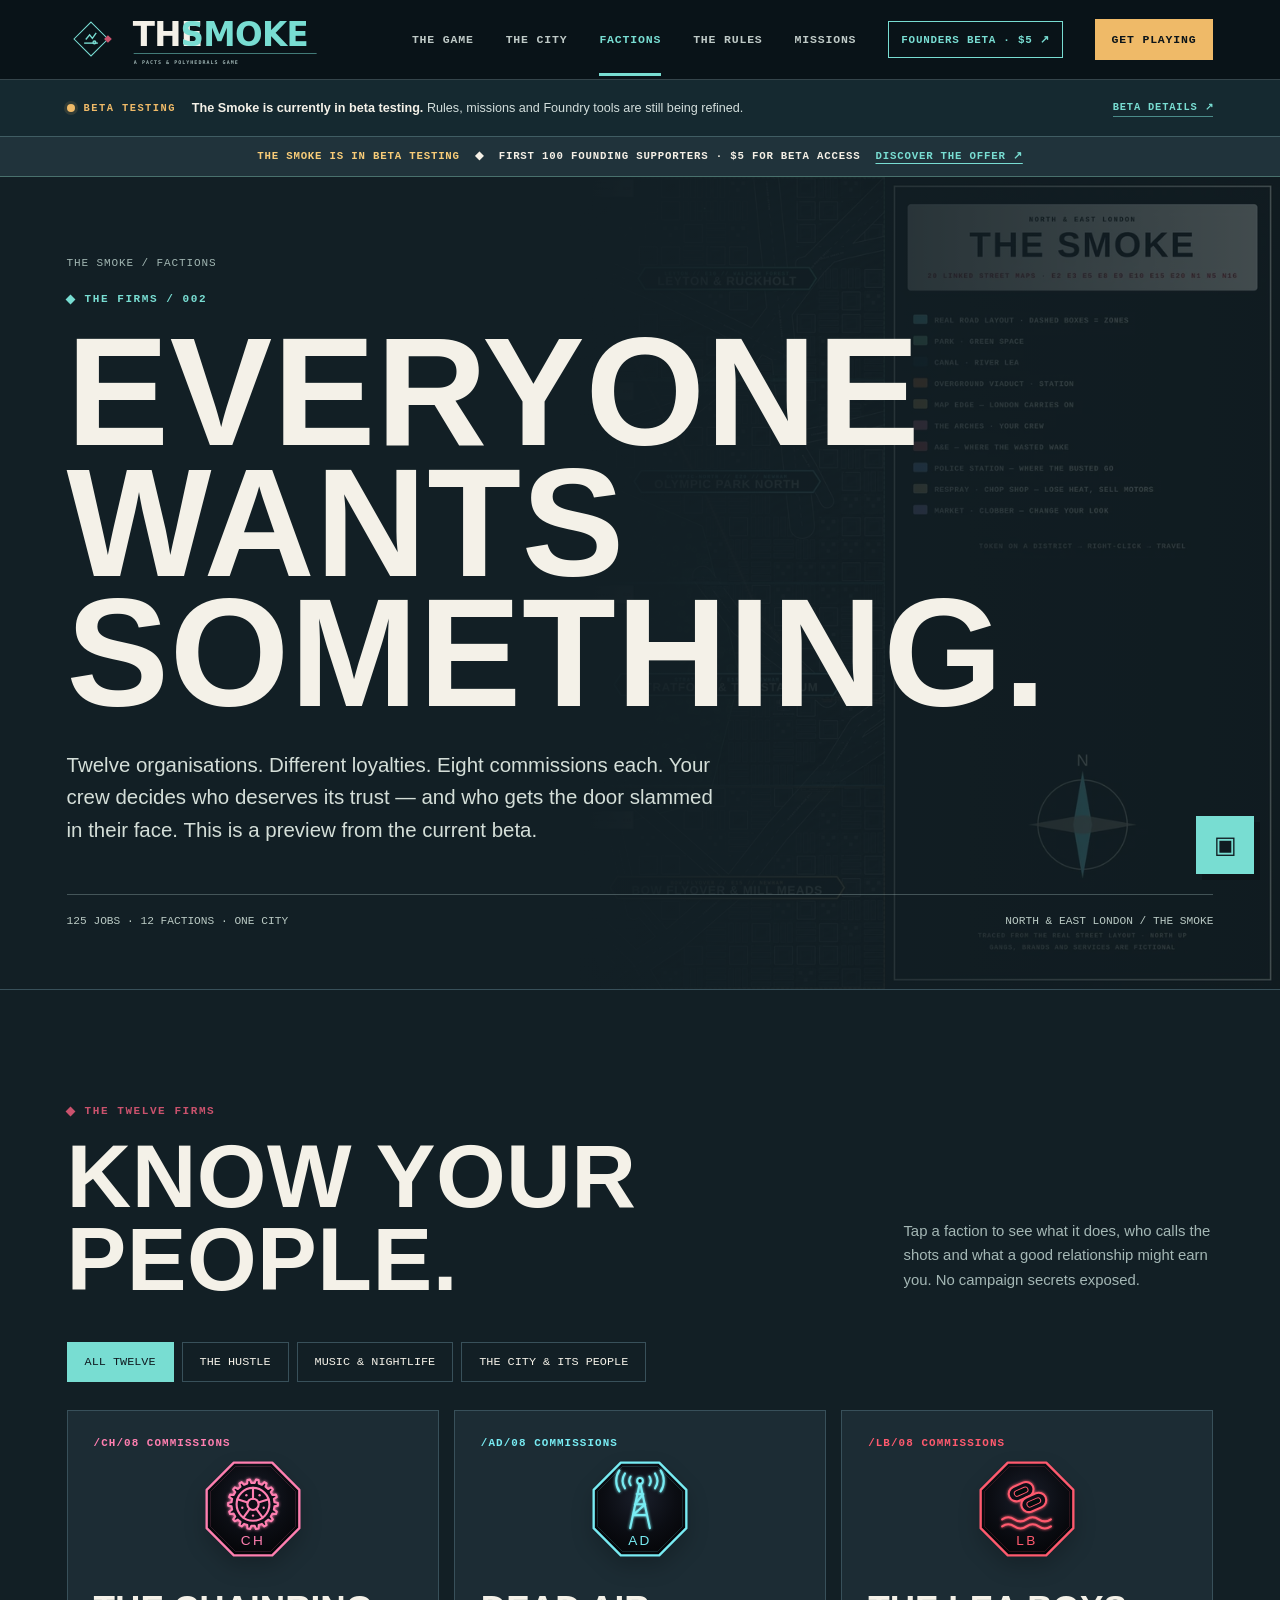
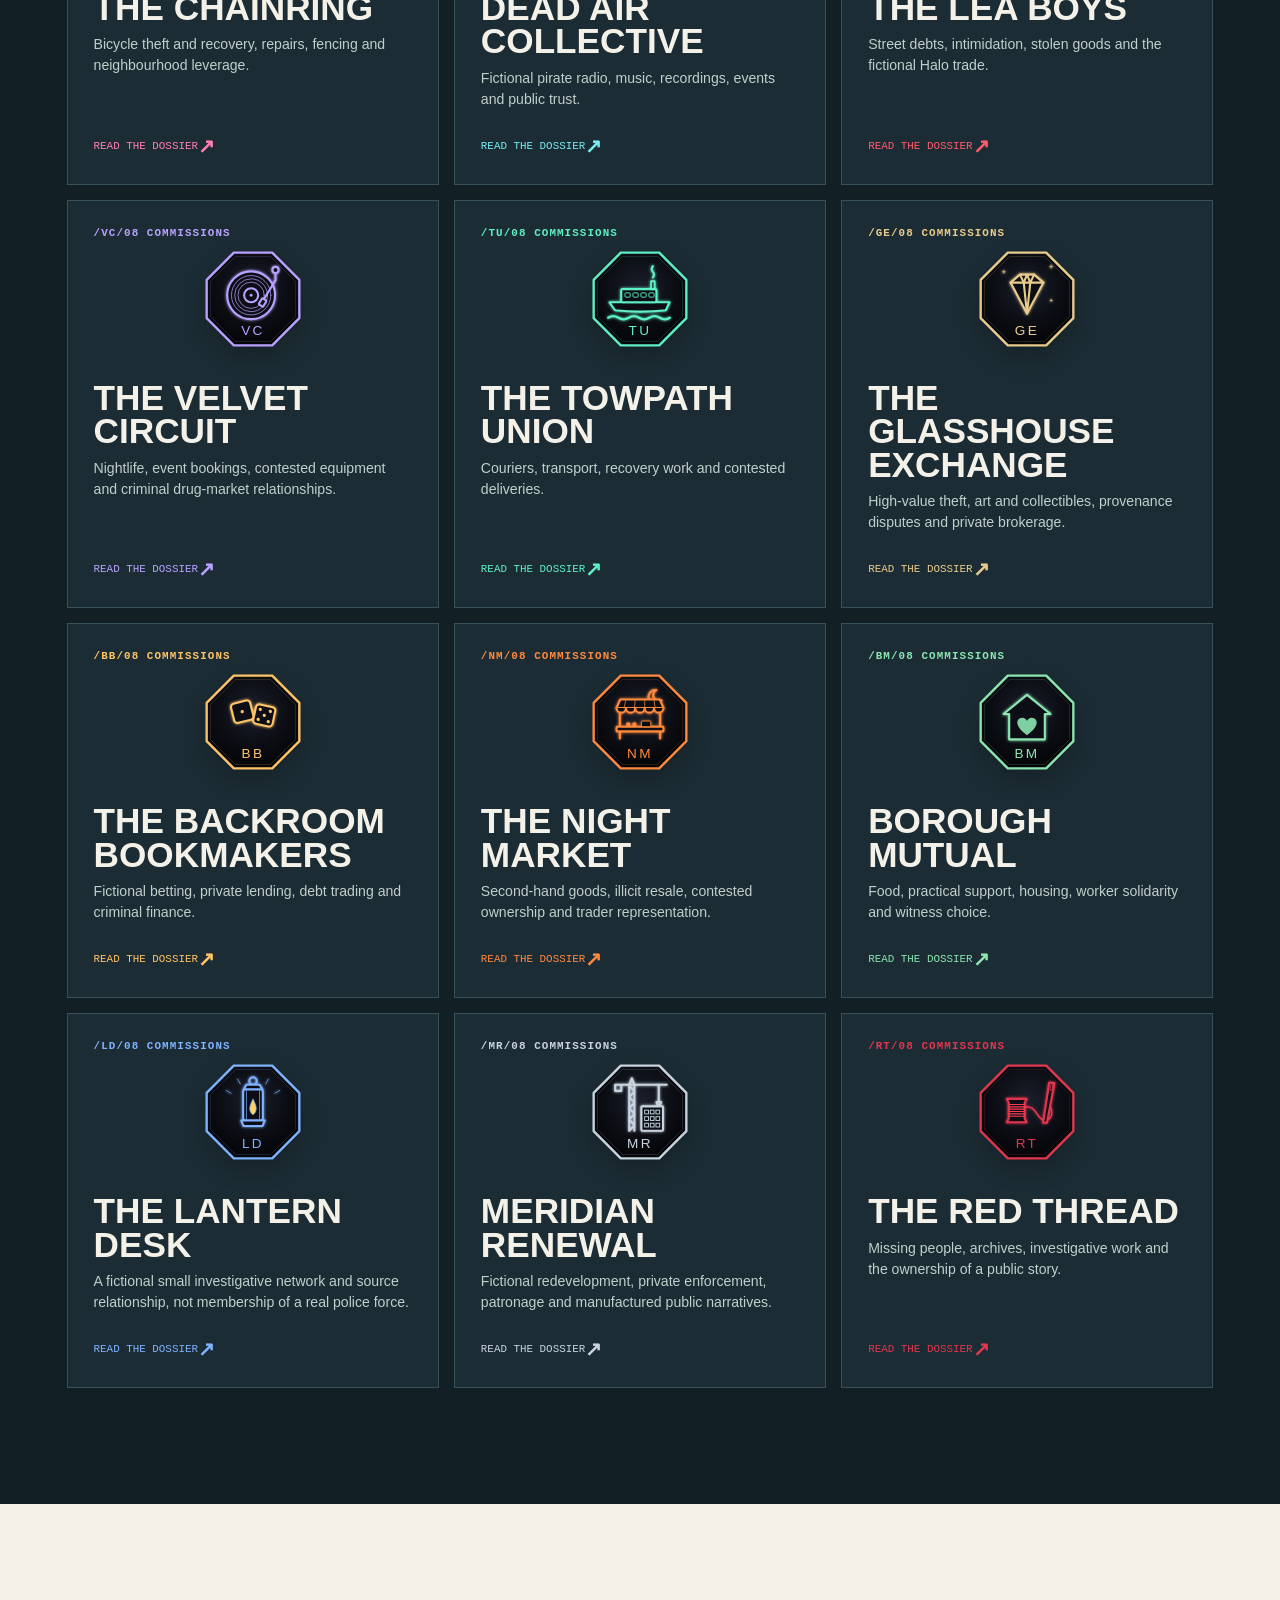
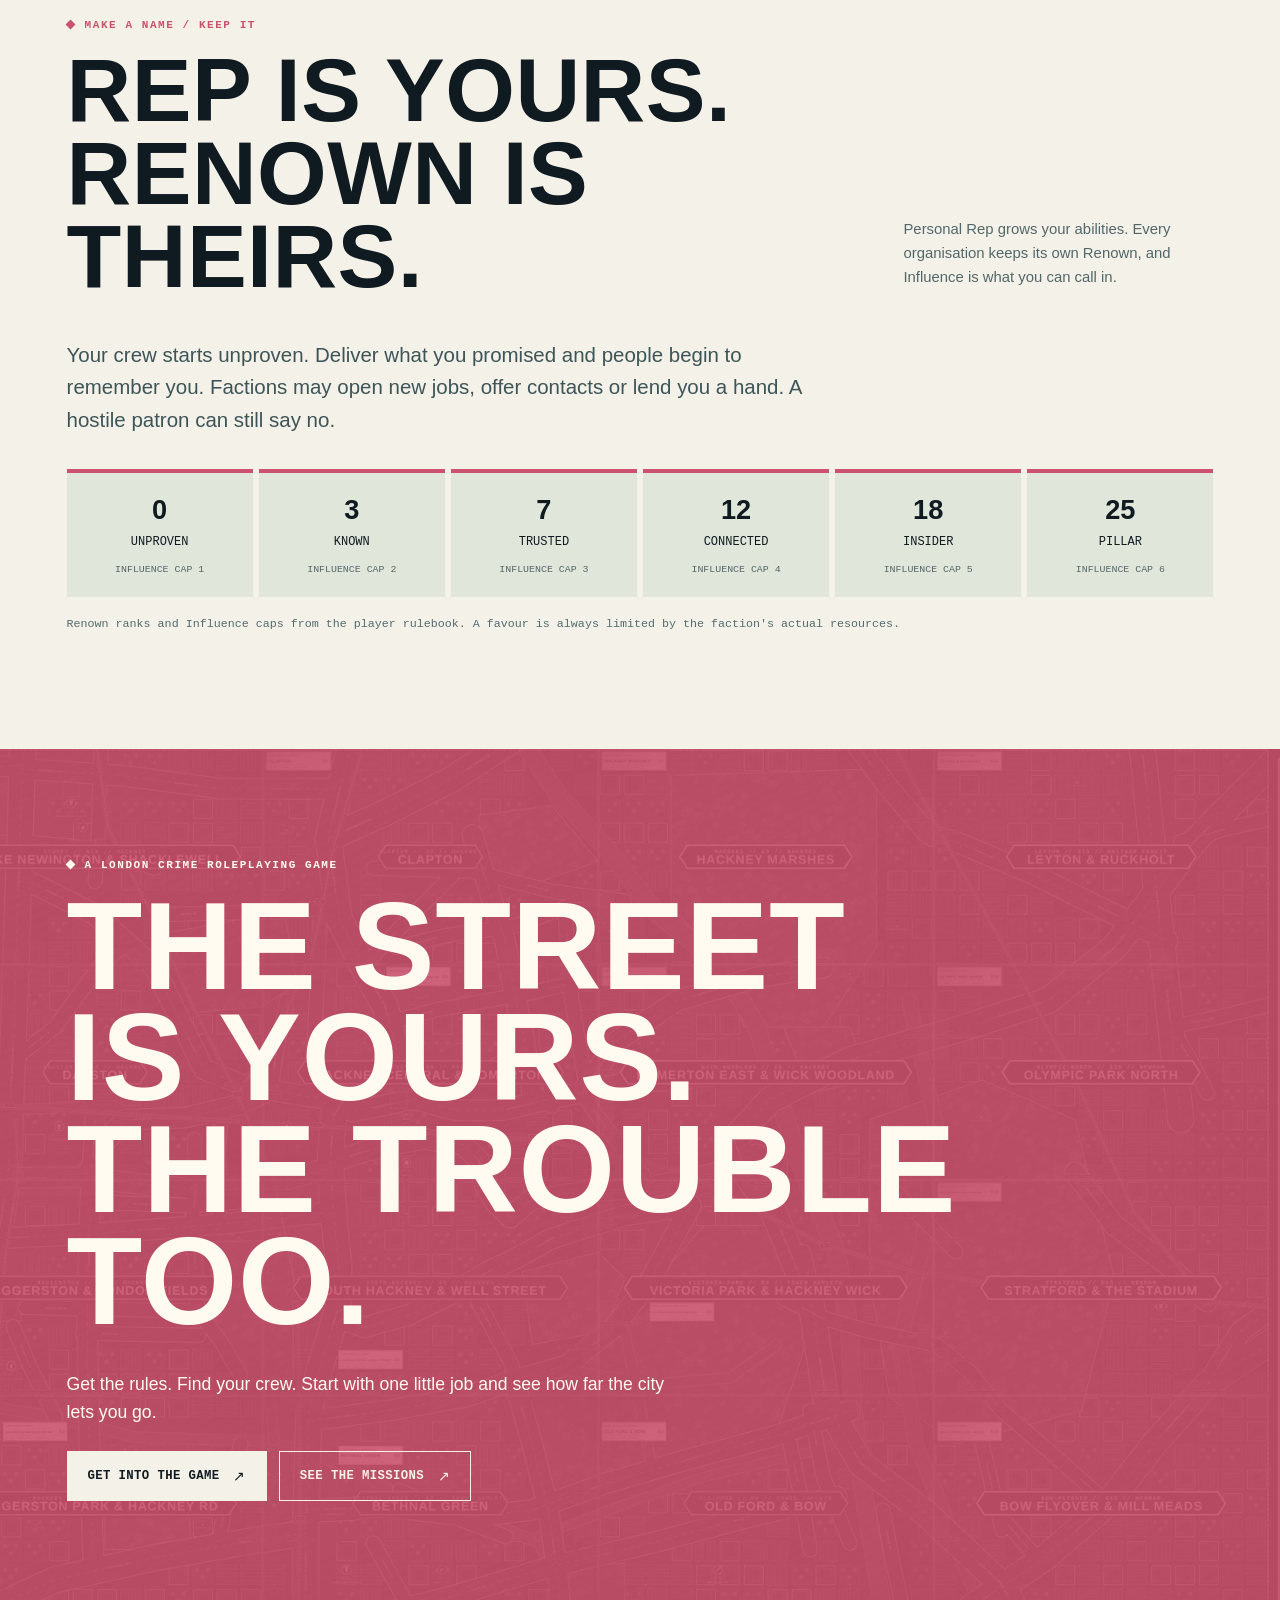
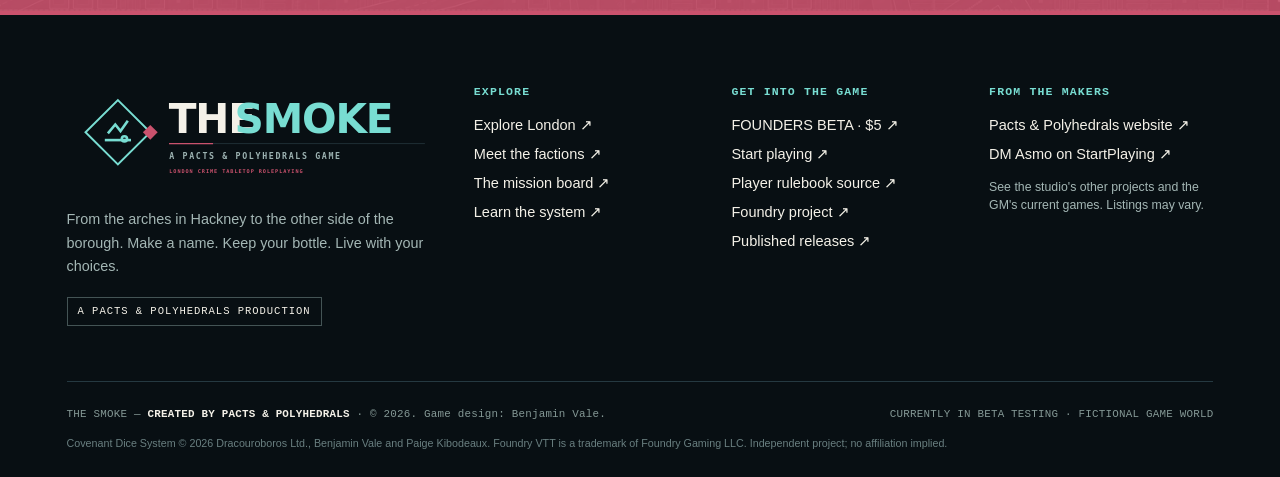
<file: factions.html>
<!doctype html><html lang="en"><head><meta charset="utf-8"><meta name="viewport" content="width=device-width, initial-scale=1"><meta name="color-scheme" content="dark light"><meta name="theme-color" content="#121f25"><title>Factions | The Smoke</title><meta name="description" content="Meet all twelve of The Smoke&#x27;s rival organisations, patrons, faction careers and Renown system. Currently in beta testing."><meta property="og:type" content="website"><meta property="og:title" content="Factions | The Smoke"><meta property="og:description" content="Meet all twelve of The Smoke&#x27;s rival organisations, patrons, faction careers and Renown system. Currently in beta testing."><meta name="robots" content="index,follow"><link rel="icon" type="image/svg+xml" href="assets/brand/logos/The-Smoke-Corrected-Favicon.svg"><link rel="apple-touch-icon" href="assets/brand/logos/The-Smoke-Corrected-Favicon.png"><link rel="stylesheet" href="css/site.css"><script src="js/content.js" defer></script><script src="js/site.js" defer></script></head><body><a class="skip" href="#main">Skip to content</a>
<header class="site-header"><div class="header-inner">
 <a class="brand" href="index.html" aria-label="The Smoke — homepage"><span class="brand-symbol"><img src="assets/brand/logos/The-Smoke-Symbol-Transparent.svg" width="112" height="112" alt="" aria-hidden="true"></span><span class="brand-type"><img class="brand-wordmark" src="assets/brand/logos/The-Smoke-Wordmark-Only-Transparent.svg" width="1190" height="360" alt="THE SMOKE — A Pacts &amp; Polyhedrals Game" decoding="async"></span></a>
 <button type="button" id="menu-toggle" class="menu-button" aria-controls="site-nav" aria-expanded="false" aria-label="Open menu">☰</button>
 <nav class="nav" id="site-nav" aria-label="Main navigation"><a href="index.html" class="">The Game</a><a href="city.html" class="">The City</a><a href="factions.html" class="" aria-current="page">Factions</a><a href="rules.html" class="">The Rules</a><a href="missions.html" class="">Missions</a><a class="founder-link" href="https://pacts-and-polyhedrals.github.io/pacts/the-smoke.html" aria-label="The Smoke Founders Beta product page at Pacts and Polyhedrals">FOUNDERS BETA · $5 <span aria-hidden="true">↗</span></a><a href="play.html" class="nav-cta">Get Playing</a></nav></div></header><div class="beta-strip" role="status" aria-label="The Smoke beta testing status"><div class="container beta-strip-inner"><div class="beta-strip-copy"><span class="beta-strip-label">BETA TESTING</span><p><strong>The Smoke is currently in beta testing.</strong> Rules, missions and Foundry tools are still being refined.</p></div><a href="play.html#beta-status" class="beta-strip-link">BETA DETAILS <span aria-hidden="true">&#8599;</span></a></div></div><main id="main"><div class="founder-shop-strip"><span>THE SMOKE IS IN BETA TESTING</span><span class="founder-shop-divider" aria-hidden="true">◆</span><span>FIRST 100 FOUNDING SUPPORTERS · $5 FOR BETA ACCESS</span><a href="https://pacts-and-polyhedrals.github.io/pacts/the-smoke.html" aria-label="View the Founders Beta offer">DISCOVER THE OFFER ↗</a></div><section class="page-hero"><div class="container"><div class="breadcrumbs"><a href="index.html">THE SMOKE</a> / FACTIONS</div><div class="eyebrow cyan">THE FIRMS / 002</div><h1>EVERYONE<br>WANTS<br>SOMETHING.</h1><p class="lead">Twelve organisations. Different loyalties. Eight commissions each. Your crew decides who deserves its trust — and who gets the door slammed in their face. This is a preview from the current beta.</p><div class="hero-bottomline"><span>125 JOBS · 12 FACTIONS · ONE CITY</span><span>NORTH &amp; EAST LONDON / THE SMOKE</span></div></div></section>
<section class="section section-dark"><div class="container"><div class="section-heading"><div><div class="eyebrow pink">THE TWELVE FIRMS</div><h2>KNOW YOUR<br>PEOPLE.</h2></div><p class="section-side">Tap a faction to see what it does, who calls the shots and what a good relationship might earn you. No campaign secrets exposed.</p></div><div class="filterbar" aria-label="Filter factions"><button type="button" data-faction-filter="all" class="active">ALL TWELVE</button><button type="button" data-faction-filter="hustle">THE HUSTLE</button><button type="button" data-faction-filter="culture">MUSIC &amp; NIGHTLIFE</button><button type="button" data-faction-filter="community">THE CITY &amp; ITS PEOPLE</button></div><div class="faction-grid" id="faction-directory"><button class="faction-card" style="--faction-color:#ff7fb0" data-category="hustle" data-faction-code="CH" type="button" aria-label="Read about The Chainring"><div class="card-top"><span>/CH/</span><span>08 COMMISSIONS</span></div><img loading="lazy" src="assets/emblems/ch.svg" alt=""><h3>The Chainring</h3><p>Bicycle theft and recovery, repairs, fencing and neighbourhood leverage.</p><div class="card-foot"><span>READ THE DOSSIER</span><strong>↗</strong></div></button><button class="faction-card" style="--faction-color:#78ecf3" data-category="culture" data-faction-code="AD" type="button" aria-label="Read about Dead Air Collective"><div class="card-top"><span>/AD/</span><span>08 COMMISSIONS</span></div><img loading="lazy" src="assets/emblems/ad.svg" alt=""><h3>Dead Air Collective</h3><p>Fictional pirate radio, music, recordings, events and public trust.</p><div class="card-foot"><span>READ THE DOSSIER</span><strong>↗</strong></div></button><button class="faction-card" style="--faction-color:#ff5a6e" data-category="hustle" data-faction-code="LB" type="button" aria-label="Read about The Lea Boys"><div class="card-top"><span>/LB/</span><span>08 COMMISSIONS</span></div><img loading="lazy" src="assets/emblems/lb.svg" alt=""><h3>The Lea Boys</h3><p>Street debts, intimidation, stolen goods and the fictional Halo trade.</p><div class="card-foot"><span>READ THE DOSSIER</span><strong>↗</strong></div></button><button class="faction-card" style="--faction-color:#b9a2ff" data-category="culture" data-faction-code="VC" type="button" aria-label="Read about The Velvet Circuit"><div class="card-top"><span>/VC/</span><span>08 COMMISSIONS</span></div><img loading="lazy" src="assets/emblems/vc.svg" alt=""><h3>The Velvet Circuit</h3><p>Nightlife, event bookings, contested equipment and criminal drug-market relationships.</p><div class="card-foot"><span>READ THE DOSSIER</span><strong>↗</strong></div></button><button class="faction-card" style="--faction-color:#5ef0c4" data-category="hustle" data-faction-code="TU" type="button" aria-label="Read about The Towpath Union"><div class="card-top"><span>/TU/</span><span>08 COMMISSIONS</span></div><img loading="lazy" src="assets/emblems/tu.svg" alt=""><h3>The Towpath Union</h3><p>Couriers, transport, recovery work and contested deliveries.</p><div class="card-foot"><span>READ THE DOSSIER</span><strong>↗</strong></div></button><button class="faction-card" style="--faction-color:#e9cc8c" data-category="hustle" data-faction-code="GE" type="button" aria-label="Read about The Glasshouse Exchange"><div class="card-top"><span>/GE/</span><span>08 COMMISSIONS</span></div><img loading="lazy" src="assets/emblems/ge.svg" alt=""><h3>The Glasshouse Exchange</h3><p>High-value theft, art and collectibles, provenance disputes and private brokerage.</p><div class="card-foot"><span>READ THE DOSSIER</span><strong>↗</strong></div></button><button class="faction-card" style="--faction-color:#ffc467" data-category="hustle" data-faction-code="BB" type="button" aria-label="Read about The Backroom Bookmakers"><div class="card-top"><span>/BB/</span><span>08 COMMISSIONS</span></div><img loading="lazy" src="assets/emblems/bb.svg" alt=""><h3>The Backroom Bookmakers</h3><p>Fictional betting, private lending, debt trading and criminal finance.</p><div class="card-foot"><span>READ THE DOSSIER</span><strong>↗</strong></div></button><button class="faction-card" style="--faction-color:#ff8a3d" data-category="hustle" data-faction-code="NM" type="button" aria-label="Read about The Night Market"><div class="card-top"><span>/NM/</span><span>08 COMMISSIONS</span></div><img loading="lazy" src="assets/emblems/nm.svg" alt=""><h3>The Night Market</h3><p>Second-hand goods, illicit resale, contested ownership and trader representation.</p><div class="card-foot"><span>READ THE DOSSIER</span><strong>↗</strong></div></button><button class="faction-card" style="--faction-color:#8be6b0" data-category="community" data-faction-code="BM" type="button" aria-label="Read about Borough Mutual"><div class="card-top"><span>/BM/</span><span>08 COMMISSIONS</span></div><img loading="lazy" src="assets/emblems/bm.svg" alt=""><h3>Borough Mutual</h3><p>Food, practical support, housing, worker solidarity and witness choice.</p><div class="card-foot"><span>READ THE DOSSIER</span><strong>↗</strong></div></button><button class="faction-card" style="--faction-color:#7fb2ff" data-category="community" data-faction-code="LD" type="button" aria-label="Read about The Lantern Desk"><div class="card-top"><span>/LD/</span><span>08 COMMISSIONS</span></div><img loading="lazy" src="assets/emblems/ld.svg" alt=""><h3>The Lantern Desk</h3><p>A fictional small investigative network and source relationship, not membership of a real police force.</p><div class="card-foot"><span>READ THE DOSSIER</span><strong>↗</strong></div></button><button class="faction-card" style="--faction-color:#c9d4e0" data-category="community" data-faction-code="MR" type="button" aria-label="Read about Meridian Renewal"><div class="card-top"><span>/MR/</span><span>08 COMMISSIONS</span></div><img loading="lazy" src="assets/emblems/mr.svg" alt=""><h3>Meridian Renewal</h3><p>Fictional redevelopment, private enforcement, patronage and manufactured public narratives.</p><div class="card-foot"><span>READ THE DOSSIER</span><strong>↗</strong></div></button><button class="faction-card" style="--faction-color:#e2364f" data-category="community" data-faction-code="RT" type="button" aria-label="Read about The Red Thread"><div class="card-top"><span>/RT/</span><span>08 COMMISSIONS</span></div><img loading="lazy" src="assets/emblems/rt.svg" alt=""><h3>The Red Thread</h3><p>Missing people, archives, investigative work and the ownership of a public story.</p><div class="card-foot"><span>READ THE DOSSIER</span><strong>↗</strong></div></button></div></div></section>
<section class="section section-paper"><div class="container"><div class="section-heading"><div><div class="eyebrow pink">MAKE A NAME / KEEP IT</div><h2>REP IS YOURS.<br>RENOWN IS THEIRS.</h2></div><p class="section-side">Personal Rep grows your abilities. Every organisation keeps its own Renown, and Influence is what you can call in.</p></div><p class="lead" style="max-width:760px;color:#3d5559">Your crew starts unproven. Deliver what you promised and people begin to remember you. Factions may open new jobs, offer contacts or lend you a hand. A hostile patron can still say no.</p><div class="ranks"><div class="rank"><b>0</b><strong>Unproven</strong><span>INFLUENCE CAP 1</span></div><div class="rank"><b>3</b><strong>Known</strong><span>INFLUENCE CAP 2</span></div><div class="rank"><b>7</b><strong>Trusted</strong><span>INFLUENCE CAP 3</span></div><div class="rank"><b>12</b><strong>Connected</strong><span>INFLUENCE CAP 4</span></div><div class="rank"><b>18</b><strong>Insider</strong><span>INFLUENCE CAP 5</span></div><div class="rank"><b>25</b><strong>Pillar</strong><span>INFLUENCE CAP 6</span></div></div><p class="fineprint dark" style="margin-top:18px">Renown ranks and Influence caps from the player rulebook. A favour is always limited by the faction's actual resources.</p></div></section><section class="big-cta"><div class="container reveal"><div class="eyebrow">A London crime roleplaying game</div><h2>THE STREET<br>IS YOURS.<br>THE TROUBLE TOO.</h2><p>Get the rules. Find your crew. Start with one little job and see how far the city lets you go.</p><div class="button-row"><a class="btn paper arrow" href="play.html">GET INTO THE GAME</a><a class="btn outline arrow" href="missions.html">SEE THE MISSIONS</a></div></div></section>
<div class="faction-dialog" id="faction-dialog" role="dialog" aria-modal="true" aria-label="Faction dossier" aria-hidden="true"><div class="dialog-sheet"><button type="button" class="dialog-close" id="dialog-close" aria-label="Close dossier">✕</button><img class="faction-mark" id="dialog-mark" src="assets/emblems/ch.svg" alt=""><div class="eyebrow pink" id="dialog-code">FILE / CH</div><h2 id="dialog-name">The Chainring</h2><div class="dialog-field"><h3>WHO CALLS THE SHOTS</h3><p id="dialog-patron"></p></div><div class="dialog-field"><h3>THEIR BUSINESS</h3><p id="dialog-work"></p></div><div class="dialog-field"><h3>WHAT TRUST EARNS YOU</h3><p id="dialog-benefits"></p></div><div class="dialog-field"><h3>CALLING IN FAVOURS</h3><p id="dialog-influence"></p></div><div class="dialog-field"><a href="missions.html" class="btn dark arrow">SEE THE MISSION BOARD</a></div></div></div></main><footer class="site-footer"><div class="container">
 <div class="footer-inner"><div><a class="footer-logo footer-brand-lockup" href="index.html" aria-label="The Smoke homepage"><img src="assets/brand/logos/The-Smoke-Full-Logo-Horizontal-Transparent.svg" width="1580" height="442" loading="lazy" decoding="async" alt="The Smoke — a Pacts &amp; Polyhedrals game"></a><p class="footer-pitch">From the arches in Hackney to the other side of the borough. Make a name. Keep your bottle. Live with your choices.</p><span class="tag">A PACTS &amp; POLYHEDRALS PRODUCTION</span></div>
 <div><div class="footer-heading">Explore</div><div class="footer-links"><a href="city.html">Explore London ↗</a><a href="factions.html">Meet the factions ↗</a><a href="missions.html">The mission board ↗</a><a href="rules.html">Learn the system ↗</a></div></div>
 <div><div class="footer-heading">Get into the game</div><div class="footer-links"><a href="https://pacts-and-polyhedrals.github.io/pacts/the-smoke.html" target="_blank" rel="noopener noreferrer">FOUNDERS BETA · $5 ↗</a><a href="play.html">Start playing ↗</a><a href="downloads/The-Smoke-Player-Rulebook-Homebrewery.txt" download>Player rulebook source ↗</a><a href="https://github.com/pacts-and-polyhedrals/the-smoke" target="_blank" rel="noopener noreferrer">Foundry project ↗</a><a href="https://github.com/pacts-and-polyhedrals/the-smoke/releases" target="_blank" rel="noopener noreferrer">Published releases ↗</a></div></div><div class="footer-studio-links"><div class="footer-heading">From the makers</div><div class="footer-links"><a href="https://pacts-and-polyhedrals.github.io/pacts" target="_blank" rel="noopener noreferrer">Pacts &amp; Polyhedrals website &#8599;</a><a href="https://startplaying.games/gm/dmasmo" target="_blank" rel="noopener noreferrer">DM Asmo on StartPlaying &#8599;</a></div><p class="footer-studio-note">See the studio's other projects and the GM's current games. Listings may vary.</p></div></div>
 <div class="footer-bottom"><div class="footer-credit">THE SMOKE — <strong>CREATED BY PACTS &amp; POLYHEDRALS</strong> · © 2026. Game design: Benjamin Vale.</div><div>CURRENTLY IN BETA TESTING · FICTIONAL GAME WORLD</div></div>
 <p style="font-size:.67rem;color:#697f80;margin-top:12px">Covenant Dice System © 2026 Dracouroboros Ltd., Benjamin Vale and Paige Kibodeaux. Foundry VTT is a trademark of Foundry Gaming LLC. Independent project; no affiliation implied.</p>
 </div></footer><button type="button" id="blower-toggle" class="blower-toggle" aria-controls="blower-dock" aria-expanded="false" aria-label="Open the Blower" title="Open the Blower">▣</button>
 <aside class="blower-dock" id="blower-dock" aria-label="Blower phone preview" aria-hidden="true"><div class="blower-top"><span>▣ THE BLOWER / 01</span><button type="button" id="blower-close" aria-label="Close the Blower">×</button></div>
 <div class="blower-tabs" role="tablist" aria-label="Blower functions"><button type="button" role="tab" data-blower-tab="messages" aria-selected="true">MESSAGES</button><button type="button" role="tab" data-blower-tab="map" aria-selected="false">SAT NAV</button><button type="button" role="tab" data-blower-tab="radio" aria-selected="false">RADIO</button></div>
 <div class="blower-content"><div class="blower-panel active" data-blower-panel="messages"><div class="eyebrow">01 / INBOX</div><div class="blower-message"><small>AUNTIE PAT — 21:46</small>Oi. Rent's not gonna pay itself. Get round the arches. Got a little job for you. Nothing fancy. Bring your bike lock.</div><p class="fineprint" style="margin-top:15px">A flavour preview of the in-game Blower, not a live character phone.</p></div>
 <div class="blower-panel" data-blower-panel="map"><div class="eyebrow">02 / NEXT TURN</div><div class="blower-message"><small>ROUTE READY</small>HACKNEY CENTRAL → THE ARCHES<br><span style="color:#78ddd2">Follow the road. Watch the exits.</span></div><a class="btn" style="margin-top:15px" href="city.html">OPEN THE CITY ATLAS ↗</a></div>
 <div class="blower-panel" data-blower-panel="radio"><div class="eyebrow">03 / LIVE FREQUENCIES</div><p style="font-size:.81rem;color:#b5c7c4;margin-bottom:15px">The Foundry game tunes real stations. Explore their websites here; audio plays in-game, not on this preview.</p><div class="blower-stations"><a href="https://rudefm.com/" target="_blank" rel="noopener noreferrer">RUDE FM ↗</a><a href="https://www.pointblankradio.com/" target="_blank" rel="noopener noreferrer">POINT BLANK ↗</a><a href="https://visionradiouk.com/" target="_blank" rel="noopener noreferrer">VISION RADIO ↗</a><a href="https://flexfm.co.uk/" target="_blank" rel="noopener noreferrer">FLEX FM ↗</a></div></div></div>
 <div class="blower-foot"><span>EAST LONDON / NO SERVICE CHARGE</span><span>▂▄▆█</span></div></aside></body></html>
</file>
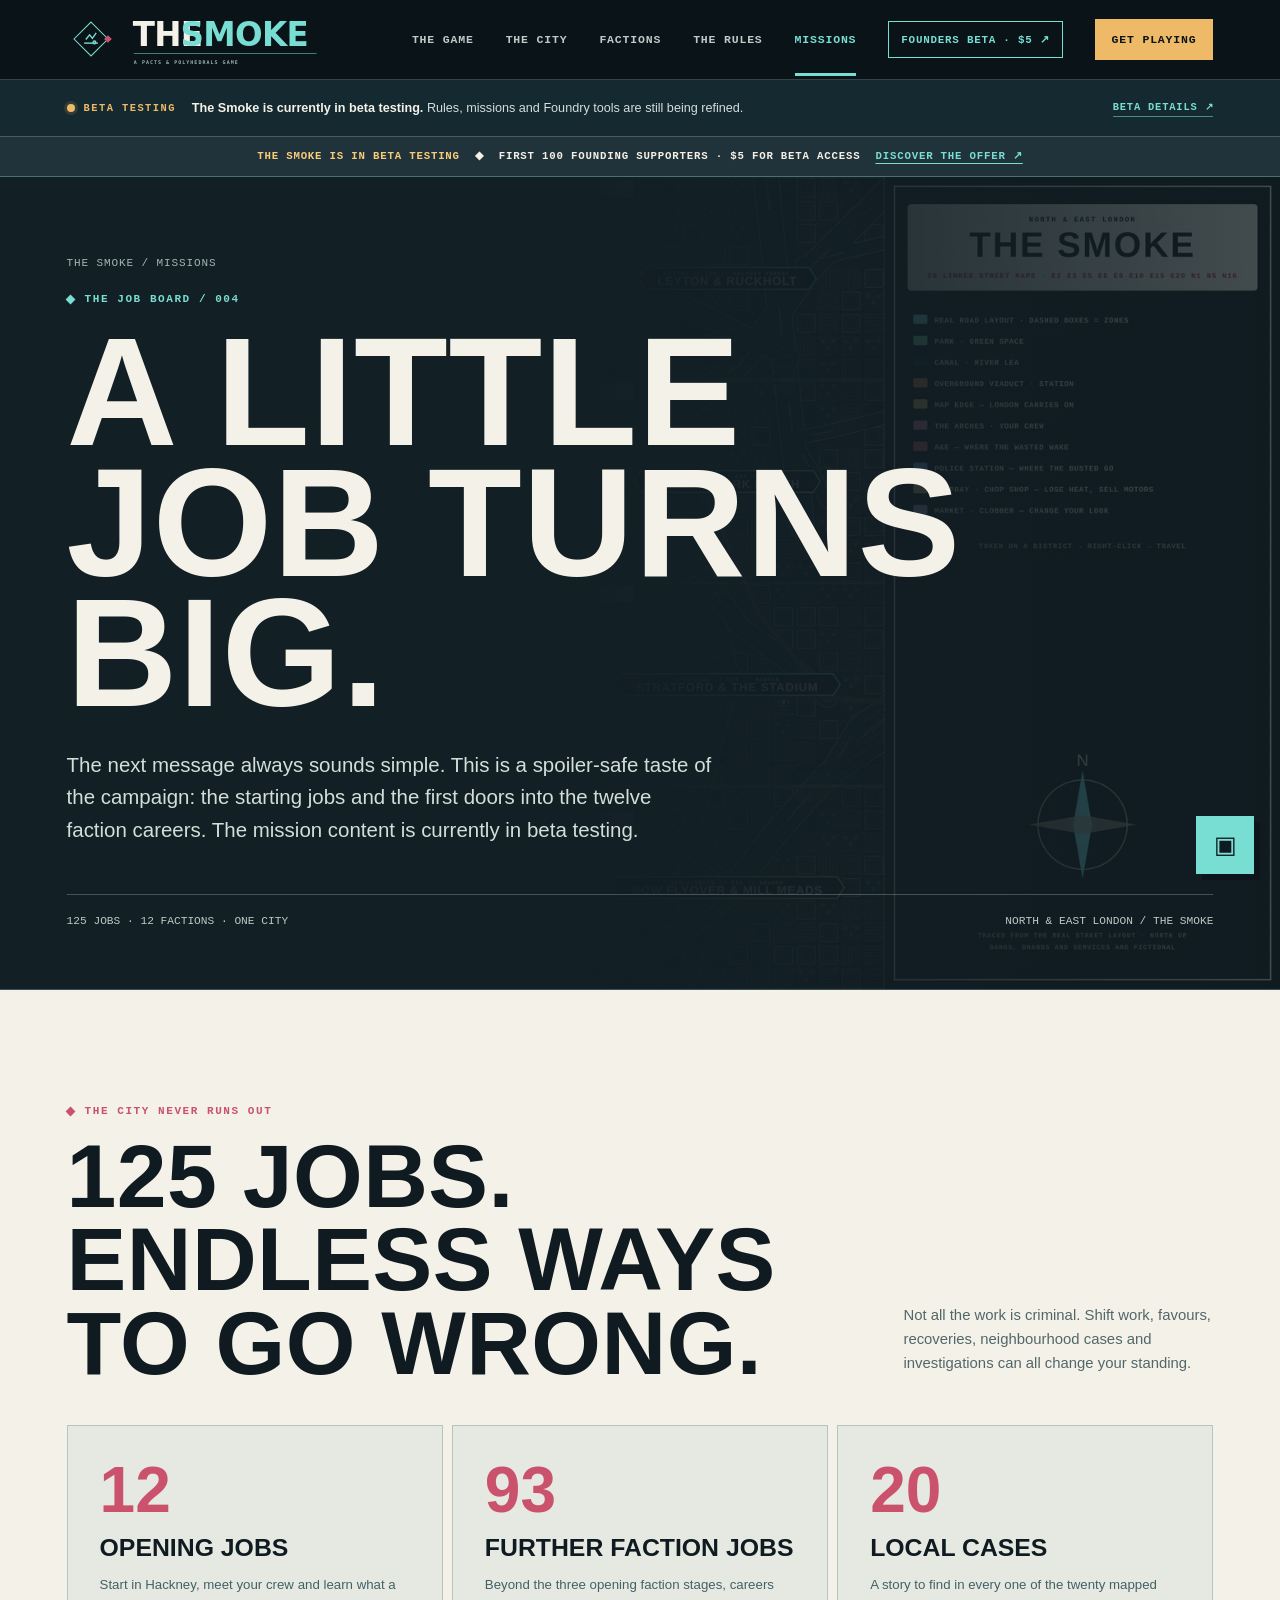
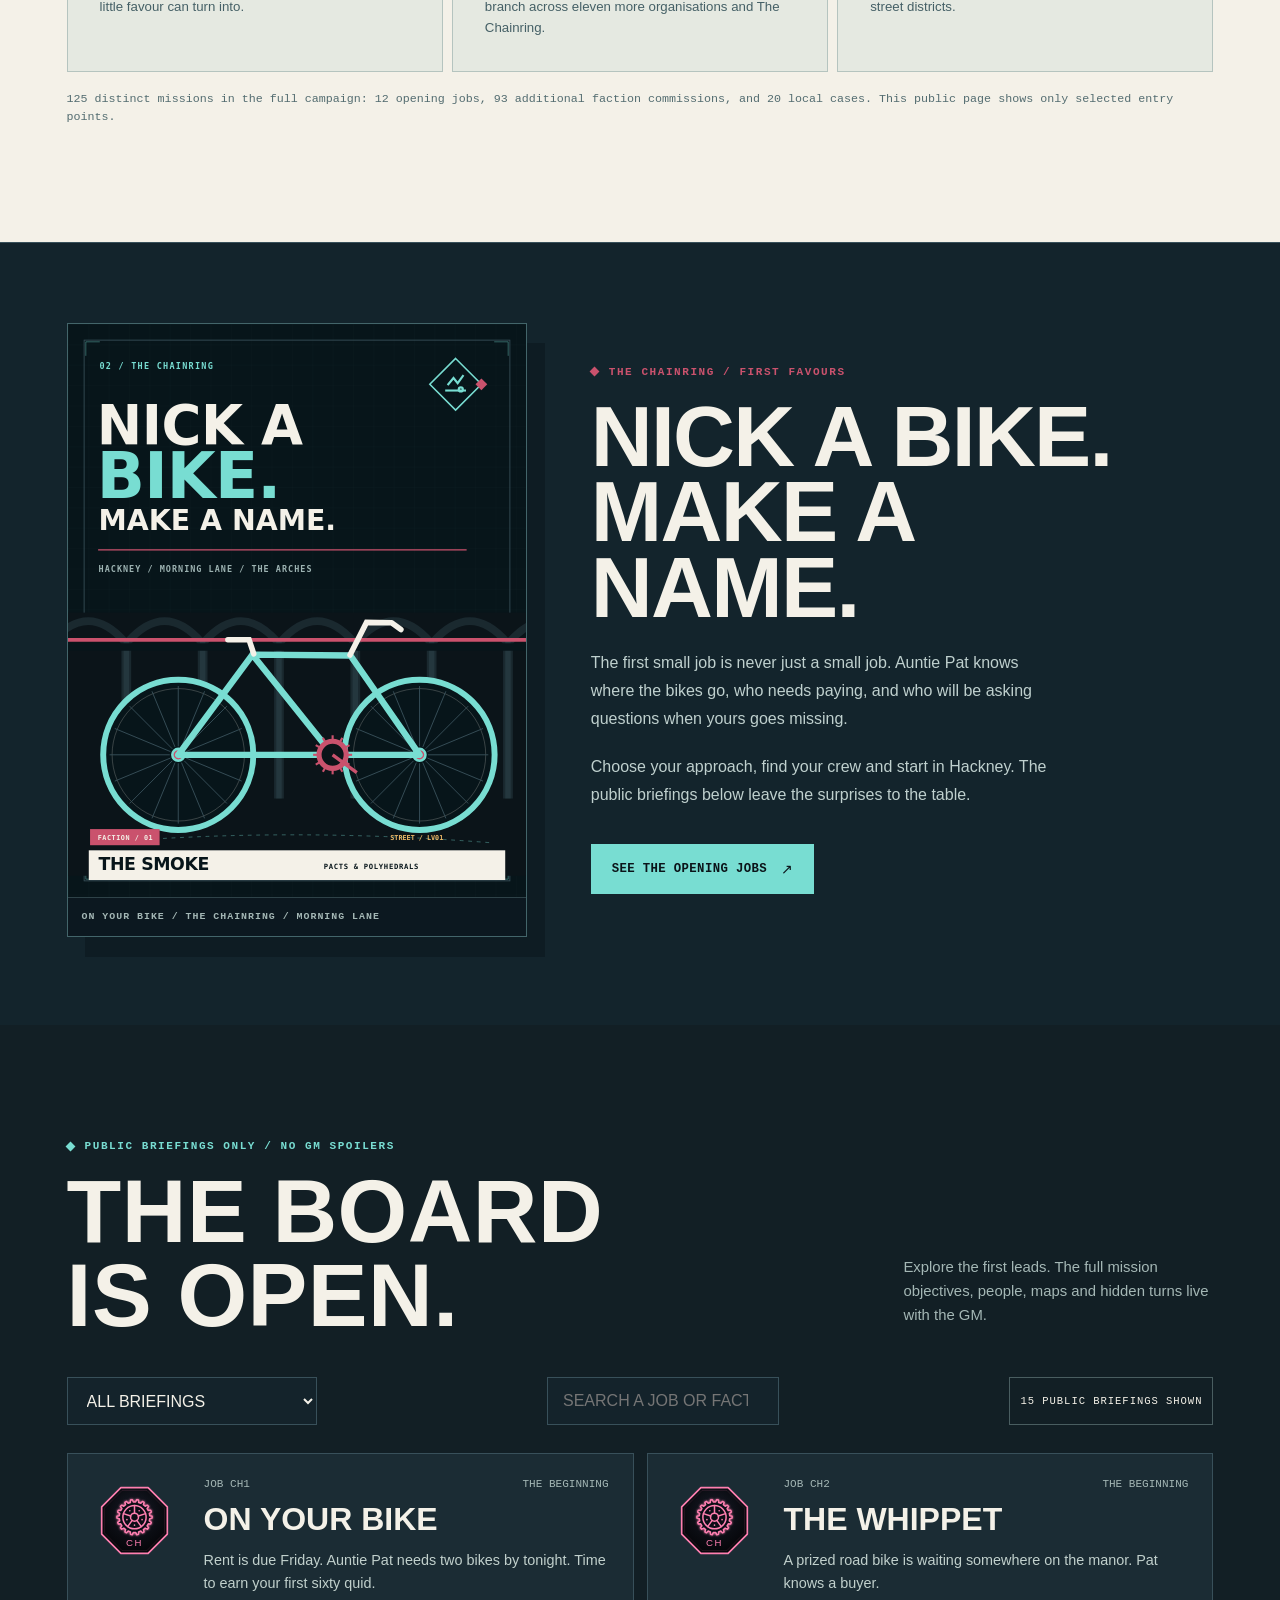
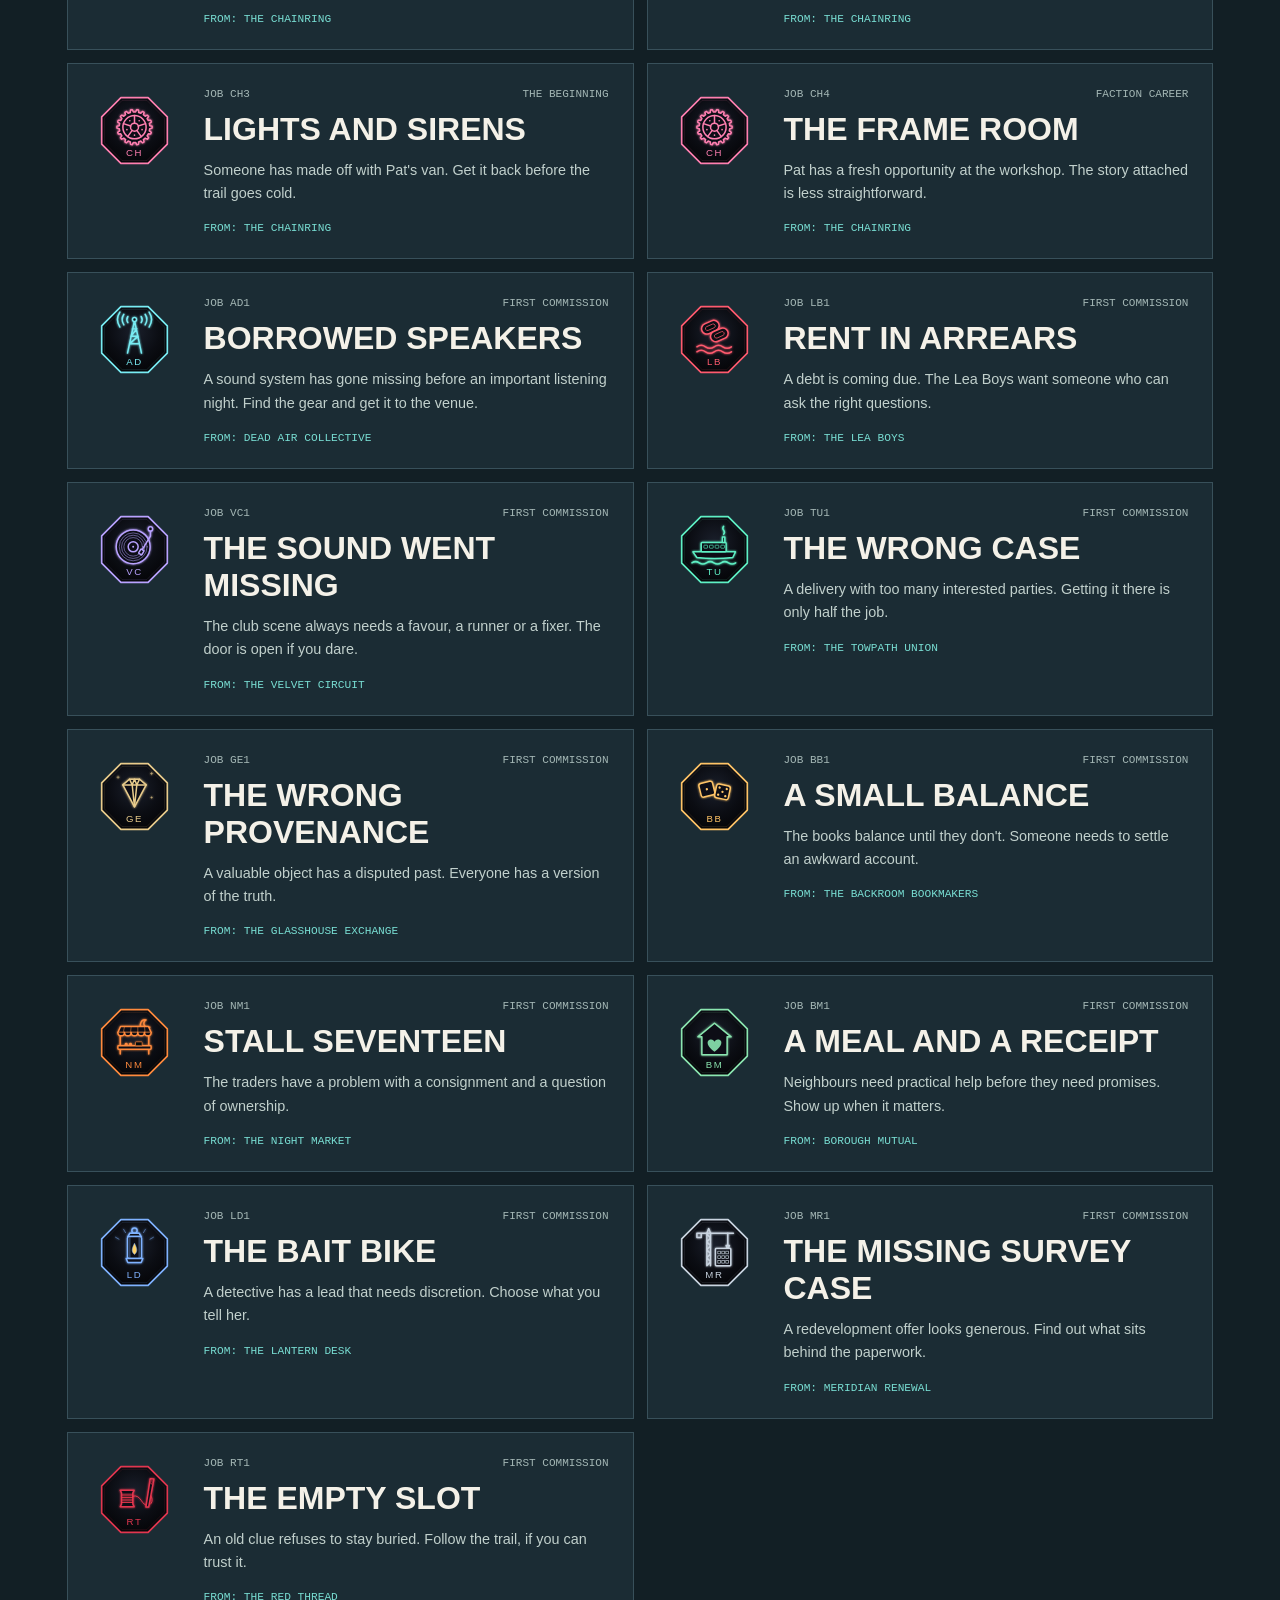
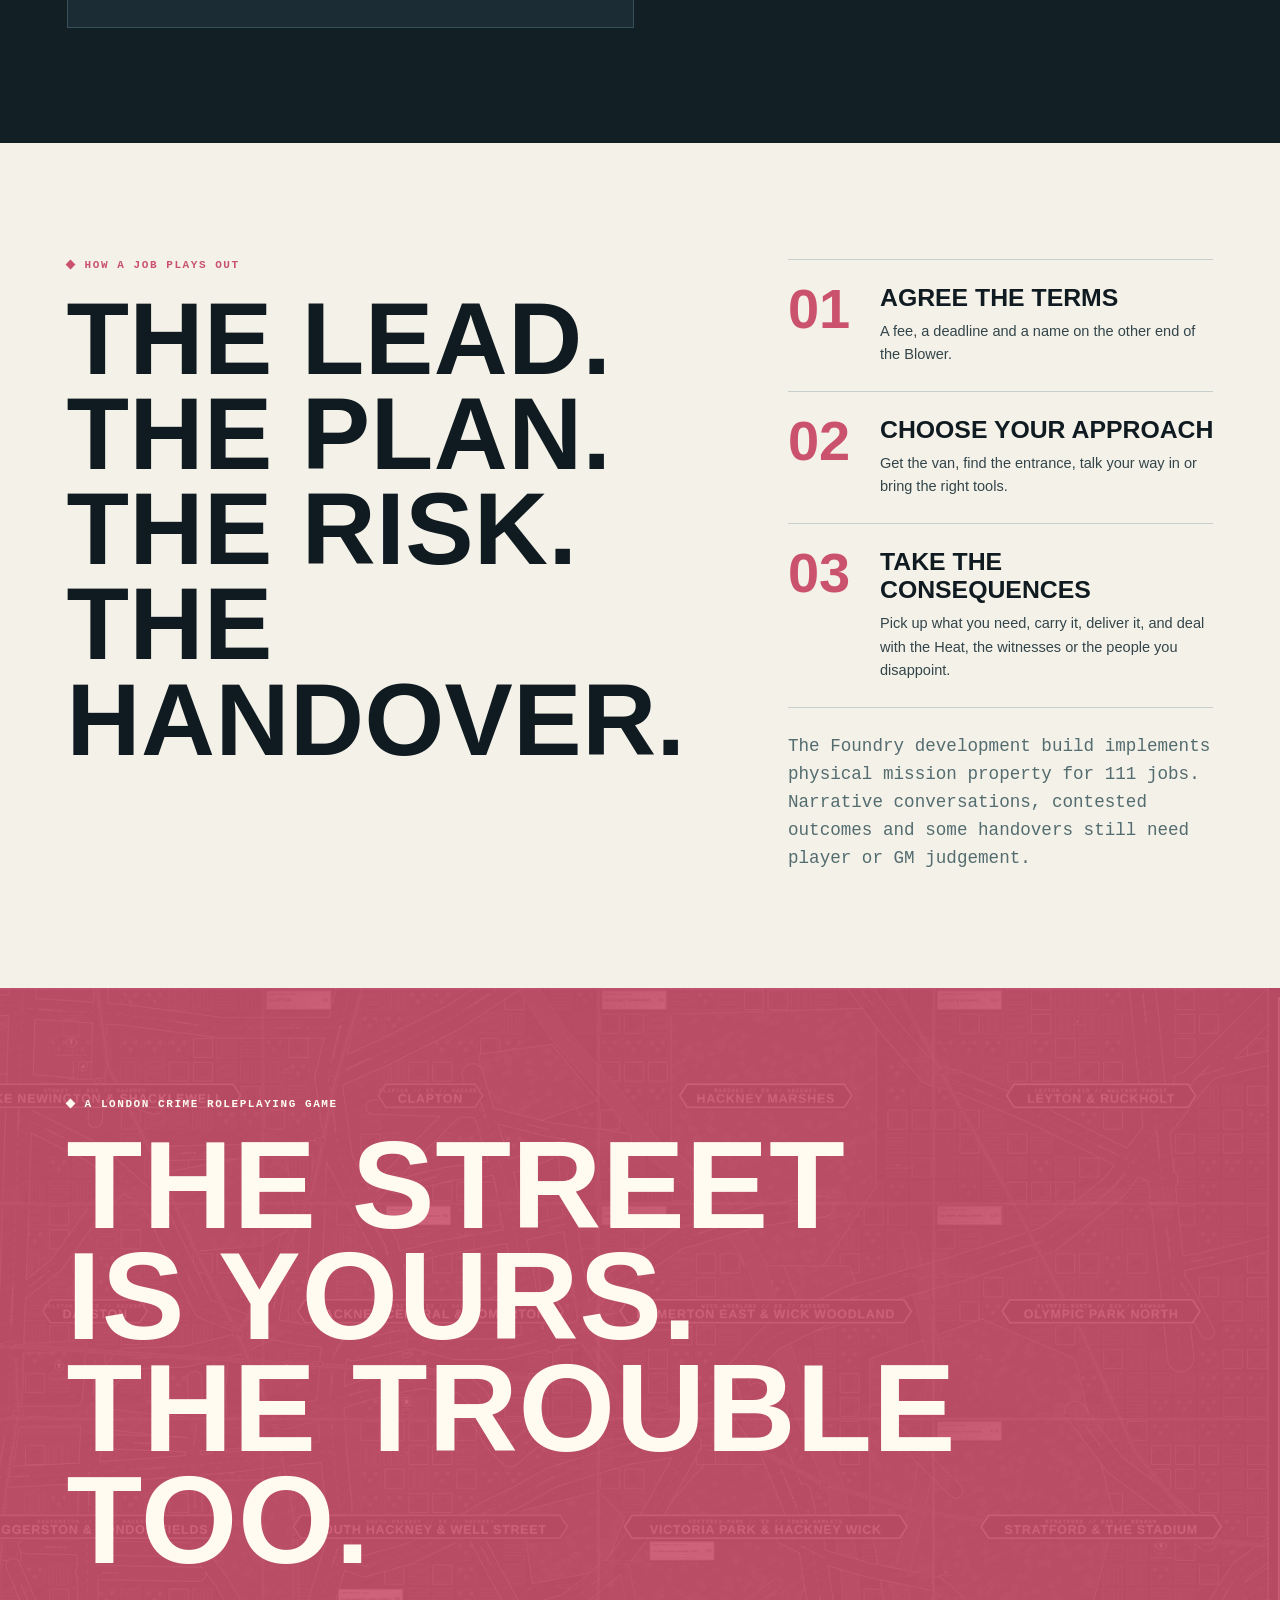
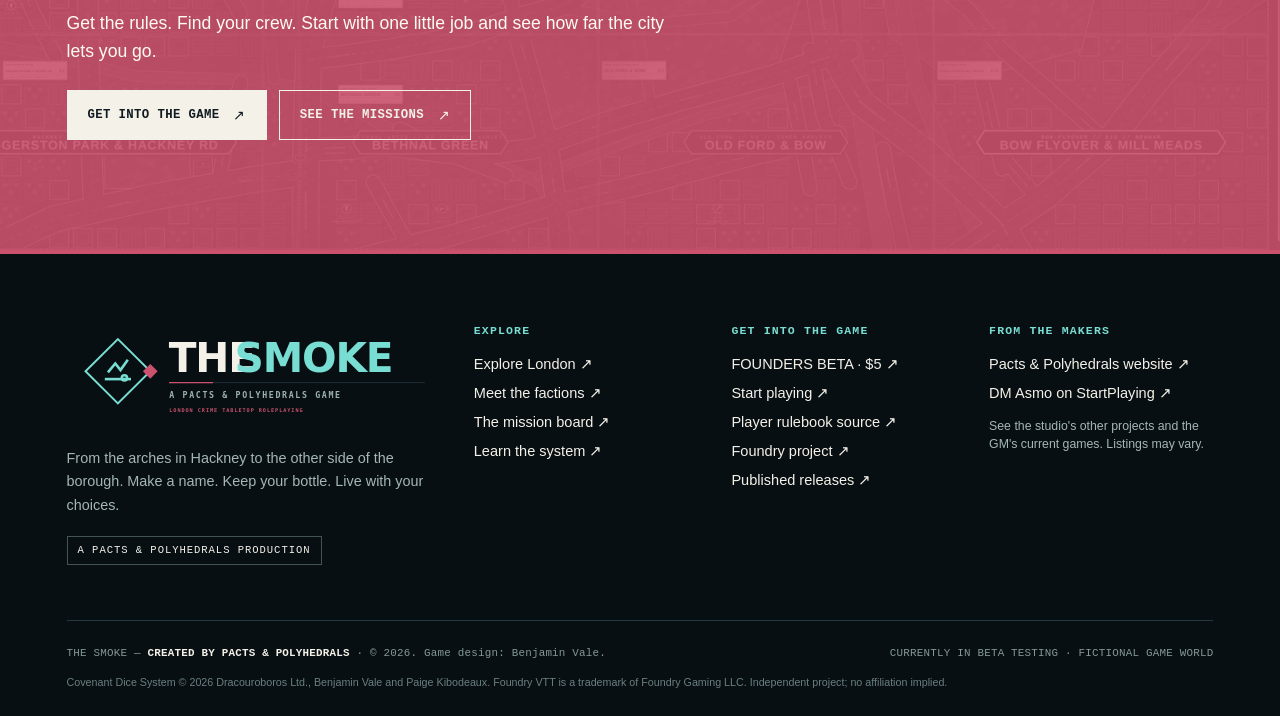
<file: missions.html>
<!doctype html><html lang="en"><head><meta charset="utf-8"><meta name="viewport" content="width=device-width, initial-scale=1"><meta name="color-scheme" content="dark light"><meta name="theme-color" content="#121f25"><title>Missions | The Smoke</title><meta name="description" content="See The Smoke public mission board: spoiler-safe introductions to the London crime sandbox campaign and twelve faction careers. Currently in beta testing."><meta property="og:type" content="website"><meta property="og:title" content="Missions | The Smoke"><meta property="og:description" content="See The Smoke public mission board: spoiler-safe introductions to the London crime sandbox campaign and twelve faction careers. Currently in beta testing."><meta name="robots" content="index,follow"><link rel="icon" type="image/svg+xml" href="assets/brand/logos/The-Smoke-Corrected-Favicon.svg"><link rel="apple-touch-icon" href="assets/brand/logos/The-Smoke-Corrected-Favicon.png"><link rel="stylesheet" href="css/site.css"><script src="js/content.js" defer></script><script src="js/site.js" defer></script></head><body><a class="skip" href="#main">Skip to content</a>
<header class="site-header"><div class="header-inner">
 <a class="brand" href="index.html" aria-label="The Smoke — homepage"><span class="brand-symbol"><img src="assets/brand/logos/The-Smoke-Symbol-Transparent.svg" width="112" height="112" alt="" aria-hidden="true"></span><span class="brand-type"><img class="brand-wordmark" src="assets/brand/logos/The-Smoke-Wordmark-Only-Transparent.svg" width="1190" height="360" alt="THE SMOKE — A Pacts &amp; Polyhedrals Game" decoding="async"></span></a>
 <button type="button" id="menu-toggle" class="menu-button" aria-controls="site-nav" aria-expanded="false" aria-label="Open menu">☰</button>
 <nav class="nav" id="site-nav" aria-label="Main navigation"><a href="index.html" class="">The Game</a><a href="city.html" class="">The City</a><a href="factions.html" class="">Factions</a><a href="rules.html" class="">The Rules</a><a href="missions.html" class="" aria-current="page">Missions</a><a class="founder-link" href="https://pacts-and-polyhedrals.github.io/pacts/the-smoke.html" aria-label="The Smoke Founders Beta product page at Pacts and Polyhedrals">FOUNDERS BETA · $5 <span aria-hidden="true">↗</span></a><a href="play.html" class="nav-cta">Get Playing</a></nav></div></header><div class="beta-strip" role="status" aria-label="The Smoke beta testing status"><div class="container beta-strip-inner"><div class="beta-strip-copy"><span class="beta-strip-label">BETA TESTING</span><p><strong>The Smoke is currently in beta testing.</strong> Rules, missions and Foundry tools are still being refined.</p></div><a href="play.html#beta-status" class="beta-strip-link">BETA DETAILS <span aria-hidden="true">&#8599;</span></a></div></div><main id="main"><div class="founder-shop-strip"><span>THE SMOKE IS IN BETA TESTING</span><span class="founder-shop-divider" aria-hidden="true">◆</span><span>FIRST 100 FOUNDING SUPPORTERS · $5 FOR BETA ACCESS</span><a href="https://pacts-and-polyhedrals.github.io/pacts/the-smoke.html" aria-label="View the Founders Beta offer">DISCOVER THE OFFER ↗</a></div><section class="page-hero"><div class="container"><div class="breadcrumbs"><a href="index.html">THE SMOKE</a> / MISSIONS</div><div class="eyebrow cyan">THE JOB BOARD / 004</div><h1>A LITTLE<br>JOB TURNS<br>BIG.</h1><p class="lead">The next message always sounds simple. This is a spoiler-safe taste of the campaign: the starting jobs and the first doors into the twelve faction careers. The mission content is currently in beta testing.</p><div class="hero-bottomline"><span>125 JOBS · 12 FACTIONS · ONE CITY</span><span>NORTH &amp; EAST LONDON / THE SMOKE</span></div></div></section>
<section class="section section-paper"><div class="container"><div class="section-heading"><div><div class="eyebrow pink">THE CITY NEVER RUNS OUT</div><h2>125 JOBS.<br>ENDLESS WAYS<br>TO GO WRONG.</h2></div><p class="section-side">Not all the work is criminal. Shift work, favours, recoveries, neighbourhood cases and investigations can all change your standing.</p></div><div class="jobs-breakdown"><div class="job-count"><strong>12</strong><h3>OPENING JOBS</h3><p>Start in Hackney, meet your crew and learn what a little favour can turn into.</p></div><div class="job-count"><strong>93</strong><h3>FURTHER FACTION JOBS</h3><p>Beyond the three opening faction stages, careers branch across eleven more organisations and The Chainring.</p></div><div class="job-count"><strong>20</strong><h3>LOCAL CASES</h3><p>A story to find in every one of the twenty mapped street districts.</p></div></div><p class="fineprint dark" style="margin-top:18px">125 distinct missions in the full campaign: 12 opening jobs, 93 additional faction commissions, and 20 local cases. This public page shows only selected entry points.</p></div></section>

<section class="brand-story brand-story--chainring" aria-labelledby="chainring-art-heading"><div class="container brand-story-grid">
 <figure class="brand-story-visual brand-story-visual--poster reveal"><img src="assets/brand/graphics/02-The-Chainring-Cycle-Poster.svg" alt="The Chainring: Nick a Bike, Make a Name, vector bicycle promotional poster for The Smoke" width="1200" height="1500" loading="lazy" decoding="async"><figcaption>ON YOUR BIKE / THE CHAINRING / MORNING LANE</figcaption></figure>
 <div class="brand-story-copy reveal"><div class="eyebrow pink">THE CHAINRING / FIRST FAVOURS</div><h2 id="chainring-art-heading">NICK A BIKE.<br>MAKE A<br>NAME.</h2><p>The first small job is never just a small job. Auntie Pat knows where the bikes go, who needs paying, and who will be asking questions when yours goes missing.</p><p>Choose your approach, find your crew and start in Hackney. The public briefings below leave the surprises to the table.</p><a href="#mission-board" class="btn arrow">SEE THE OPENING JOBS</a></div>
</div></section>
<section class="section section-dark" id="mission-board"><div class="container"><div class="section-heading"><div><div class="eyebrow cyan">PUBLIC BRIEFINGS ONLY / NO GM SPOILERS</div><h2>THE BOARD<br>IS OPEN.</h2></div><p class="section-side">Explore the first leads. The full mission objectives, people, maps and hidden turns live with the GM.</p></div><div class="mission-toolbar"><label class="form-field"><span class="screen-reader">Filter mission briefings</span><select id="mission-filter"><option value="all">ALL BRIEFINGS</option><option value="opening">OPENING JOBS</option><option value="CH">The Chainring</option><option value="AD">Dead Air Collective</option><option value="LB">The Lea Boys</option><option value="VC">The Velvet Circuit</option><option value="TU">The Towpath Union</option><option value="GE">The Glasshouse Exchange</option><option value="BB">The Backroom Bookmakers</option><option value="NM">The Night Market</option><option value="BM">Borough Mutual</option><option value="LD">The Lantern Desk</option><option value="MR">Meridian Renewal</option><option value="RT">The Red Thread</option></select></label><label class="form-field"><span class="screen-reader">Search public mission briefings</span><input id="mission-search" type="search" placeholder="SEARCH A JOB OR FACTION..." autocomplete="off"></label><span class="tag" id="mission-counter">15 public briefings shown</span></div><div class="mission-cards" id="mission-grid"><article class="mission-card" data-faction="CH" data-kind="opening" data-search="on your bike rent is due friday. auntie pat needs two bikes by tonight. time to earn your first sixty quid. the chainring"><img loading="lazy" src="assets/emblems/ch.svg" alt=""><div><div class="mission-card-top"><span>JOB CH1</span><span>The beginning</span></div><h3>On Your Bike</h3><p>Rent is due Friday. Auntie Pat needs two bikes by tonight. Time to earn your first sixty quid.</p><div class="mission-faction">FROM: The Chainring</div></div></article><article class="mission-card" data-faction="CH" data-kind="opening" data-search="the whippet a prized road bike is waiting somewhere on the manor. pat knows a buyer. the chainring"><img loading="lazy" src="assets/emblems/ch.svg" alt=""><div><div class="mission-card-top"><span>JOB CH2</span><span>The beginning</span></div><h3>The Whippet</h3><p>A prized road bike is waiting somewhere on the manor. Pat knows a buyer.</p><div class="mission-faction">FROM: The Chainring</div></div></article><article class="mission-card" data-faction="CH" data-kind="opening" data-search="lights and sirens someone has made off with pat&#x27;s van. get it back before the trail goes cold. the chainring"><img loading="lazy" src="assets/emblems/ch.svg" alt=""><div><div class="mission-card-top"><span>JOB CH3</span><span>The beginning</span></div><h3>Lights and Sirens</h3><p>Someone has made off with Pat&#x27;s van. Get it back before the trail goes cold.</p><div class="mission-faction">FROM: The Chainring</div></div></article><article class="mission-card" data-faction="CH" data-kind="faction" data-search="the frame room pat has a fresh opportunity at the workshop. the story attached is less straightforward. the chainring"><img loading="lazy" src="assets/emblems/ch.svg" alt=""><div><div class="mission-card-top"><span>JOB CH4</span><span>Faction career</span></div><h3>The Frame Room</h3><p>Pat has a fresh opportunity at the workshop. The story attached is less straightforward.</p><div class="mission-faction">FROM: The Chainring</div></div></article><article class="mission-card" data-faction="AD" data-kind="faction" data-search="borrowed speakers a sound system has gone missing before an important listening night. find the gear and get it to the venue. dead air collective"><img loading="lazy" src="assets/emblems/ad.svg" alt=""><div><div class="mission-card-top"><span>JOB AD1</span><span>First commission</span></div><h3>Borrowed Speakers</h3><p>A sound system has gone missing before an important listening night. Find the gear and get it to the venue.</p><div class="mission-faction">FROM: Dead Air Collective</div></div></article><article class="mission-card" data-faction="LB" data-kind="faction" data-search="rent in arrears a debt is coming due. the lea boys want someone who can ask the right questions. the lea boys"><img loading="lazy" src="assets/emblems/lb.svg" alt=""><div><div class="mission-card-top"><span>JOB LB1</span><span>First commission</span></div><h3>Rent in Arrears</h3><p>A debt is coming due. The Lea Boys want someone who can ask the right questions.</p><div class="mission-faction">FROM: The Lea Boys</div></div></article><article class="mission-card" data-faction="VC" data-kind="faction" data-search="the sound went missing the club scene always needs a favour, a runner or a fixer. the door is open if you dare. the velvet circuit"><img loading="lazy" src="assets/emblems/vc.svg" alt=""><div><div class="mission-card-top"><span>JOB VC1</span><span>First commission</span></div><h3>The Sound Went Missing</h3><p>The club scene always needs a favour, a runner or a fixer. The door is open if you dare.</p><div class="mission-faction">FROM: The Velvet Circuit</div></div></article><article class="mission-card" data-faction="TU" data-kind="faction" data-search="the wrong case a delivery with too many interested parties. getting it there is only half the job. the towpath union"><img loading="lazy" src="assets/emblems/tu.svg" alt=""><div><div class="mission-card-top"><span>JOB TU1</span><span>First commission</span></div><h3>The Wrong Case</h3><p>A delivery with too many interested parties. Getting it there is only half the job.</p><div class="mission-faction">FROM: The Towpath Union</div></div></article><article class="mission-card" data-faction="GE" data-kind="faction" data-search="the wrong provenance a valuable object has a disputed past. everyone has a version of the truth. the glasshouse exchange"><img loading="lazy" src="assets/emblems/ge.svg" alt=""><div><div class="mission-card-top"><span>JOB GE1</span><span>First commission</span></div><h3>The Wrong Provenance</h3><p>A valuable object has a disputed past. Everyone has a version of the truth.</p><div class="mission-faction">FROM: The Glasshouse Exchange</div></div></article><article class="mission-card" data-faction="BB" data-kind="faction" data-search="a small balance the books balance until they don&#x27;t. someone needs to settle an awkward account. the backroom bookmakers"><img loading="lazy" src="assets/emblems/bb.svg" alt=""><div><div class="mission-card-top"><span>JOB BB1</span><span>First commission</span></div><h3>A Small Balance</h3><p>The books balance until they don&#x27;t. Someone needs to settle an awkward account.</p><div class="mission-faction">FROM: The Backroom Bookmakers</div></div></article><article class="mission-card" data-faction="NM" data-kind="faction" data-search="stall seventeen the traders have a problem with a consignment and a question of ownership. the night market"><img loading="lazy" src="assets/emblems/nm.svg" alt=""><div><div class="mission-card-top"><span>JOB NM1</span><span>First commission</span></div><h3>Stall Seventeen</h3><p>The traders have a problem with a consignment and a question of ownership.</p><div class="mission-faction">FROM: The Night Market</div></div></article><article class="mission-card" data-faction="BM" data-kind="faction" data-search="a meal and a receipt neighbours need practical help before they need promises. show up when it matters. borough mutual"><img loading="lazy" src="assets/emblems/bm.svg" alt=""><div><div class="mission-card-top"><span>JOB BM1</span><span>First commission</span></div><h3>A Meal and a Receipt</h3><p>Neighbours need practical help before they need promises. Show up when it matters.</p><div class="mission-faction">FROM: Borough Mutual</div></div></article><article class="mission-card" data-faction="LD" data-kind="faction" data-search="the bait bike a detective has a lead that needs discretion. choose what you tell her. the lantern desk"><img loading="lazy" src="assets/emblems/ld.svg" alt=""><div><div class="mission-card-top"><span>JOB LD1</span><span>First commission</span></div><h3>The Bait Bike</h3><p>A detective has a lead that needs discretion. Choose what you tell her.</p><div class="mission-faction">FROM: The Lantern Desk</div></div></article><article class="mission-card" data-faction="MR" data-kind="faction" data-search="the missing survey case a redevelopment offer looks generous. find out what sits behind the paperwork. meridian renewal"><img loading="lazy" src="assets/emblems/mr.svg" alt=""><div><div class="mission-card-top"><span>JOB MR1</span><span>First commission</span></div><h3>The Missing Survey Case</h3><p>A redevelopment offer looks generous. Find out what sits behind the paperwork.</p><div class="mission-faction">FROM: Meridian Renewal</div></div></article><article class="mission-card" data-faction="RT" data-kind="faction" data-search="the empty slot an old clue refuses to stay buried. follow the trail, if you can trust it. the red thread"><img loading="lazy" src="assets/emblems/rt.svg" alt=""><div><div class="mission-card-top"><span>JOB RT1</span><span>First commission</span></div><h3>The Empty Slot</h3><p>An old clue refuses to stay buried. Follow the trail, if you can trust it.</p><div class="mission-faction">FROM: The Red Thread</div></div></article></div><p class="no-results" id="mission-none" role="status">No matching briefings. Try another faction or search term.</p></div></section>
<section class="section section-paper mission-process"><div class="container intro-grid"><div><div class="eyebrow pink">HOW A JOB PLAYS OUT</div><h2>THE LEAD.<br>THE PLAN.<br>THE RISK.<br>THE HANDOVER.</h2></div><div><div class="story-step"><span class="step-num">01</span><div><h3>AGREE THE TERMS</h3><p>A fee, a deadline and a name on the other end of the Blower.</p></div></div><div class="story-step"><span class="step-num">02</span><div><h3>CHOOSE YOUR APPROACH</h3><p>Get the van, find the entrance, talk your way in or bring the right tools.</p></div></div><div class="story-step"><span class="step-num">03</span><div><h3>TAKE THE CONSEQUENCES</h3><p>Pick up what you need, carry it, deliver it, and deal with the Heat, the witnesses or the people you disappoint.</p></div></div><p class="fineprint dark" style="margin-top:24px">The Foundry development build implements physical mission property for 111 jobs. Narrative conversations, contested outcomes and some handovers still need player or GM judgement.</p></div></div></section><section class="big-cta"><div class="container reveal"><div class="eyebrow">A London crime roleplaying game</div><h2>THE STREET<br>IS YOURS.<br>THE TROUBLE TOO.</h2><p>Get the rules. Find your crew. Start with one little job and see how far the city lets you go.</p><div class="button-row"><a class="btn paper arrow" href="play.html">GET INTO THE GAME</a><a class="btn outline arrow" href="missions.html">SEE THE MISSIONS</a></div></div></section></main><footer class="site-footer"><div class="container">
 <div class="footer-inner"><div><a class="footer-logo footer-brand-lockup" href="index.html" aria-label="The Smoke homepage"><img src="assets/brand/logos/The-Smoke-Full-Logo-Horizontal-Transparent.svg" width="1580" height="442" loading="lazy" decoding="async" alt="The Smoke — a Pacts &amp; Polyhedrals game"></a><p class="footer-pitch">From the arches in Hackney to the other side of the borough. Make a name. Keep your bottle. Live with your choices.</p><span class="tag">A PACTS &amp; POLYHEDRALS PRODUCTION</span></div>
 <div><div class="footer-heading">Explore</div><div class="footer-links"><a href="city.html">Explore London ↗</a><a href="factions.html">Meet the factions ↗</a><a href="missions.html">The mission board ↗</a><a href="rules.html">Learn the system ↗</a></div></div>
 <div><div class="footer-heading">Get into the game</div><div class="footer-links"><a href="https://pacts-and-polyhedrals.github.io/pacts/the-smoke.html" target="_blank" rel="noopener noreferrer">FOUNDERS BETA · $5 ↗</a><a href="play.html">Start playing ↗</a><a href="downloads/The-Smoke-Player-Rulebook-Homebrewery.txt" download>Player rulebook source ↗</a><a href="https://github.com/pacts-and-polyhedrals/the-smoke" target="_blank" rel="noopener noreferrer">Foundry project ↗</a><a href="https://github.com/pacts-and-polyhedrals/the-smoke/releases" target="_blank" rel="noopener noreferrer">Published releases ↗</a></div></div><div class="footer-studio-links"><div class="footer-heading">From the makers</div><div class="footer-links"><a href="https://pacts-and-polyhedrals.github.io/pacts" target="_blank" rel="noopener noreferrer">Pacts &amp; Polyhedrals website &#8599;</a><a href="https://startplaying.games/gm/dmasmo" target="_blank" rel="noopener noreferrer">DM Asmo on StartPlaying &#8599;</a></div><p class="footer-studio-note">See the studio's other projects and the GM's current games. Listings may vary.</p></div></div>
 <div class="footer-bottom"><div class="footer-credit">THE SMOKE — <strong>CREATED BY PACTS &amp; POLYHEDRALS</strong> · © 2026. Game design: Benjamin Vale.</div><div>CURRENTLY IN BETA TESTING · FICTIONAL GAME WORLD</div></div>
 <p style="font-size:.67rem;color:#697f80;margin-top:12px">Covenant Dice System © 2026 Dracouroboros Ltd., Benjamin Vale and Paige Kibodeaux. Foundry VTT is a trademark of Foundry Gaming LLC. Independent project; no affiliation implied.</p>
 </div></footer><button type="button" id="blower-toggle" class="blower-toggle" aria-controls="blower-dock" aria-expanded="false" aria-label="Open the Blower" title="Open the Blower">▣</button>
 <aside class="blower-dock" id="blower-dock" aria-label="Blower phone preview" aria-hidden="true"><div class="blower-top"><span>▣ THE BLOWER / 01</span><button type="button" id="blower-close" aria-label="Close the Blower">×</button></div>
 <div class="blower-tabs" role="tablist" aria-label="Blower functions"><button type="button" role="tab" data-blower-tab="messages" aria-selected="true">MESSAGES</button><button type="button" role="tab" data-blower-tab="map" aria-selected="false">SAT NAV</button><button type="button" role="tab" data-blower-tab="radio" aria-selected="false">RADIO</button></div>
 <div class="blower-content"><div class="blower-panel active" data-blower-panel="messages"><div class="eyebrow">01 / INBOX</div><div class="blower-message"><small>AUNTIE PAT — 21:46</small>Oi. Rent's not gonna pay itself. Get round the arches. Got a little job for you. Nothing fancy. Bring your bike lock.</div><p class="fineprint" style="margin-top:15px">A flavour preview of the in-game Blower, not a live character phone.</p></div>
 <div class="blower-panel" data-blower-panel="map"><div class="eyebrow">02 / NEXT TURN</div><div class="blower-message"><small>ROUTE READY</small>HACKNEY CENTRAL → THE ARCHES<br><span style="color:#78ddd2">Follow the road. Watch the exits.</span></div><a class="btn" style="margin-top:15px" href="city.html">OPEN THE CITY ATLAS ↗</a></div>
 <div class="blower-panel" data-blower-panel="radio"><div class="eyebrow">03 / LIVE FREQUENCIES</div><p style="font-size:.81rem;color:#b5c7c4;margin-bottom:15px">The Foundry game tunes real stations. Explore their websites here; audio plays in-game, not on this preview.</p><div class="blower-stations"><a href="https://rudefm.com/" target="_blank" rel="noopener noreferrer">RUDE FM ↗</a><a href="https://www.pointblankradio.com/" target="_blank" rel="noopener noreferrer">POINT BLANK ↗</a><a href="https://visionradiouk.com/" target="_blank" rel="noopener noreferrer">VISION RADIO ↗</a><a href="https://flexfm.co.uk/" target="_blank" rel="noopener noreferrer">FLEX FM ↗</a></div></div></div>
 <div class="blower-foot"><span>EAST LONDON / NO SERVICE CHARGE</span><span>▂▄▆█</span></div></aside></body></html>
</file>
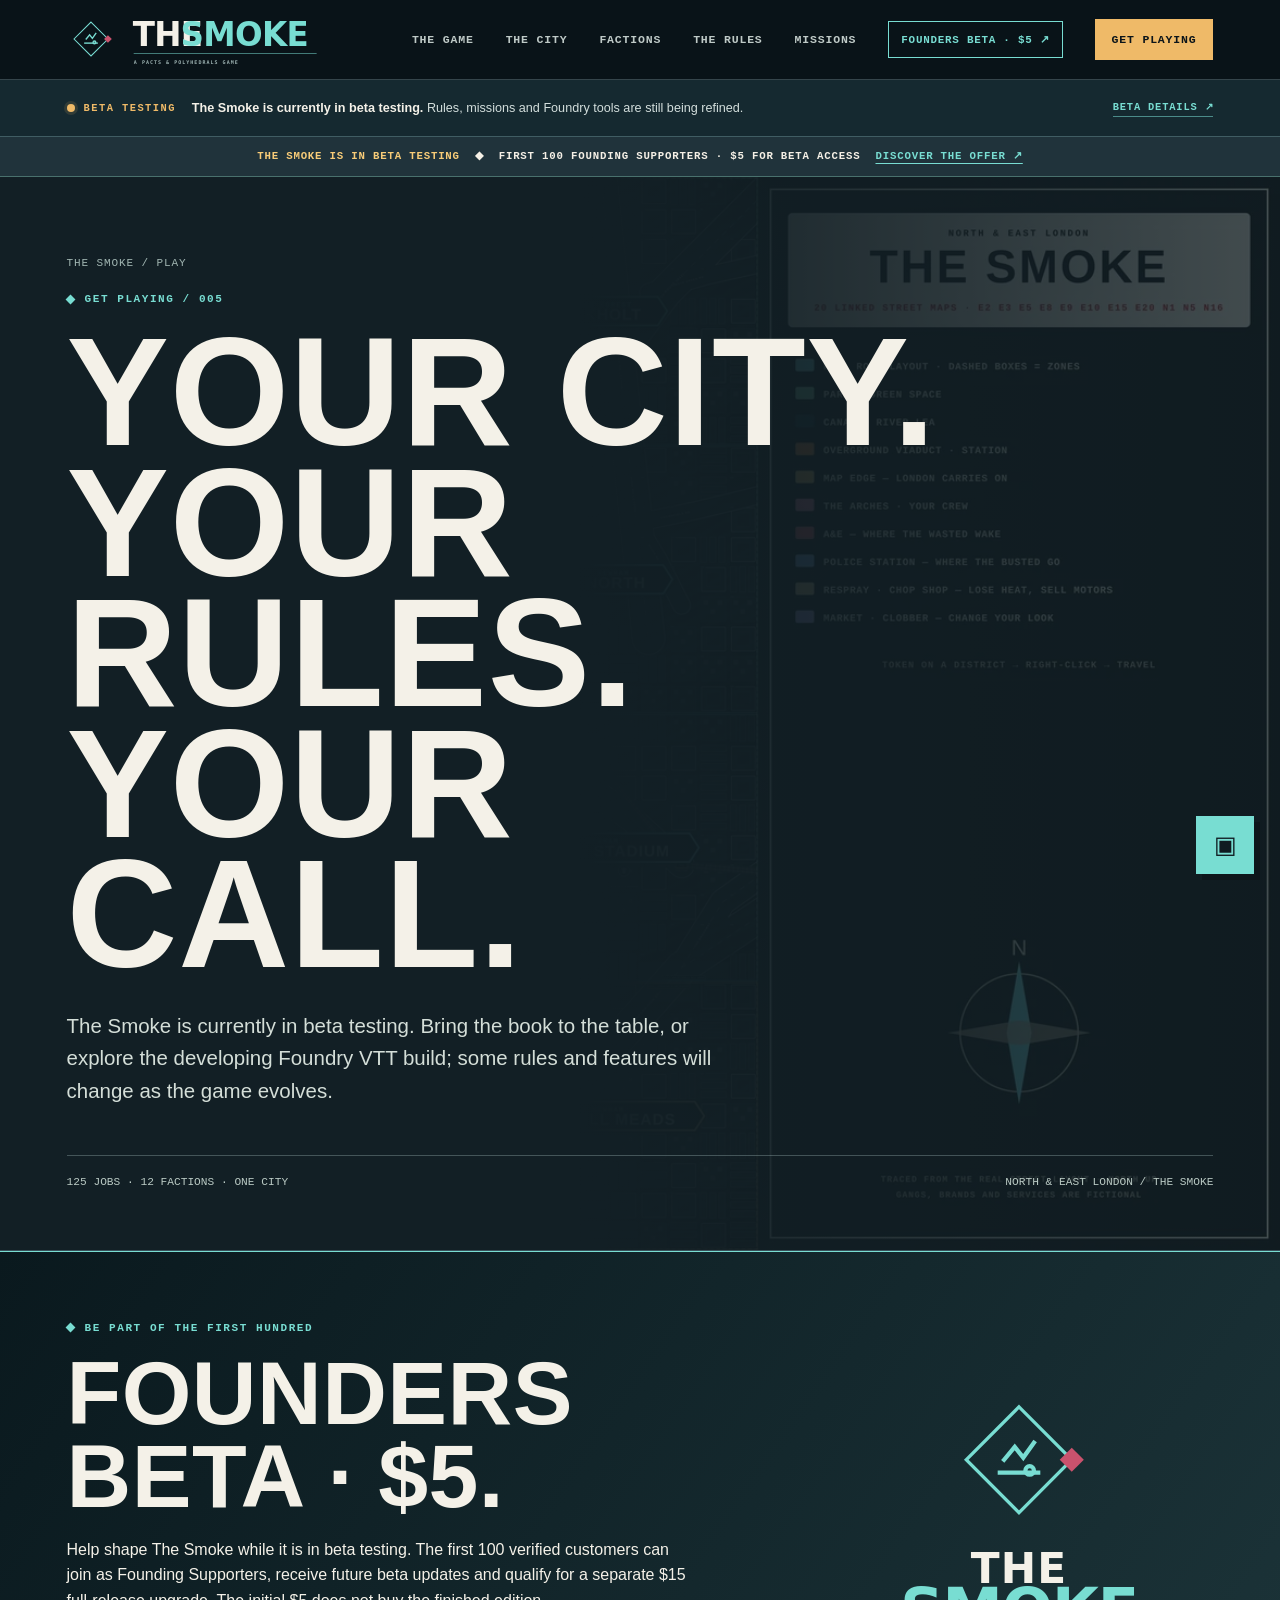
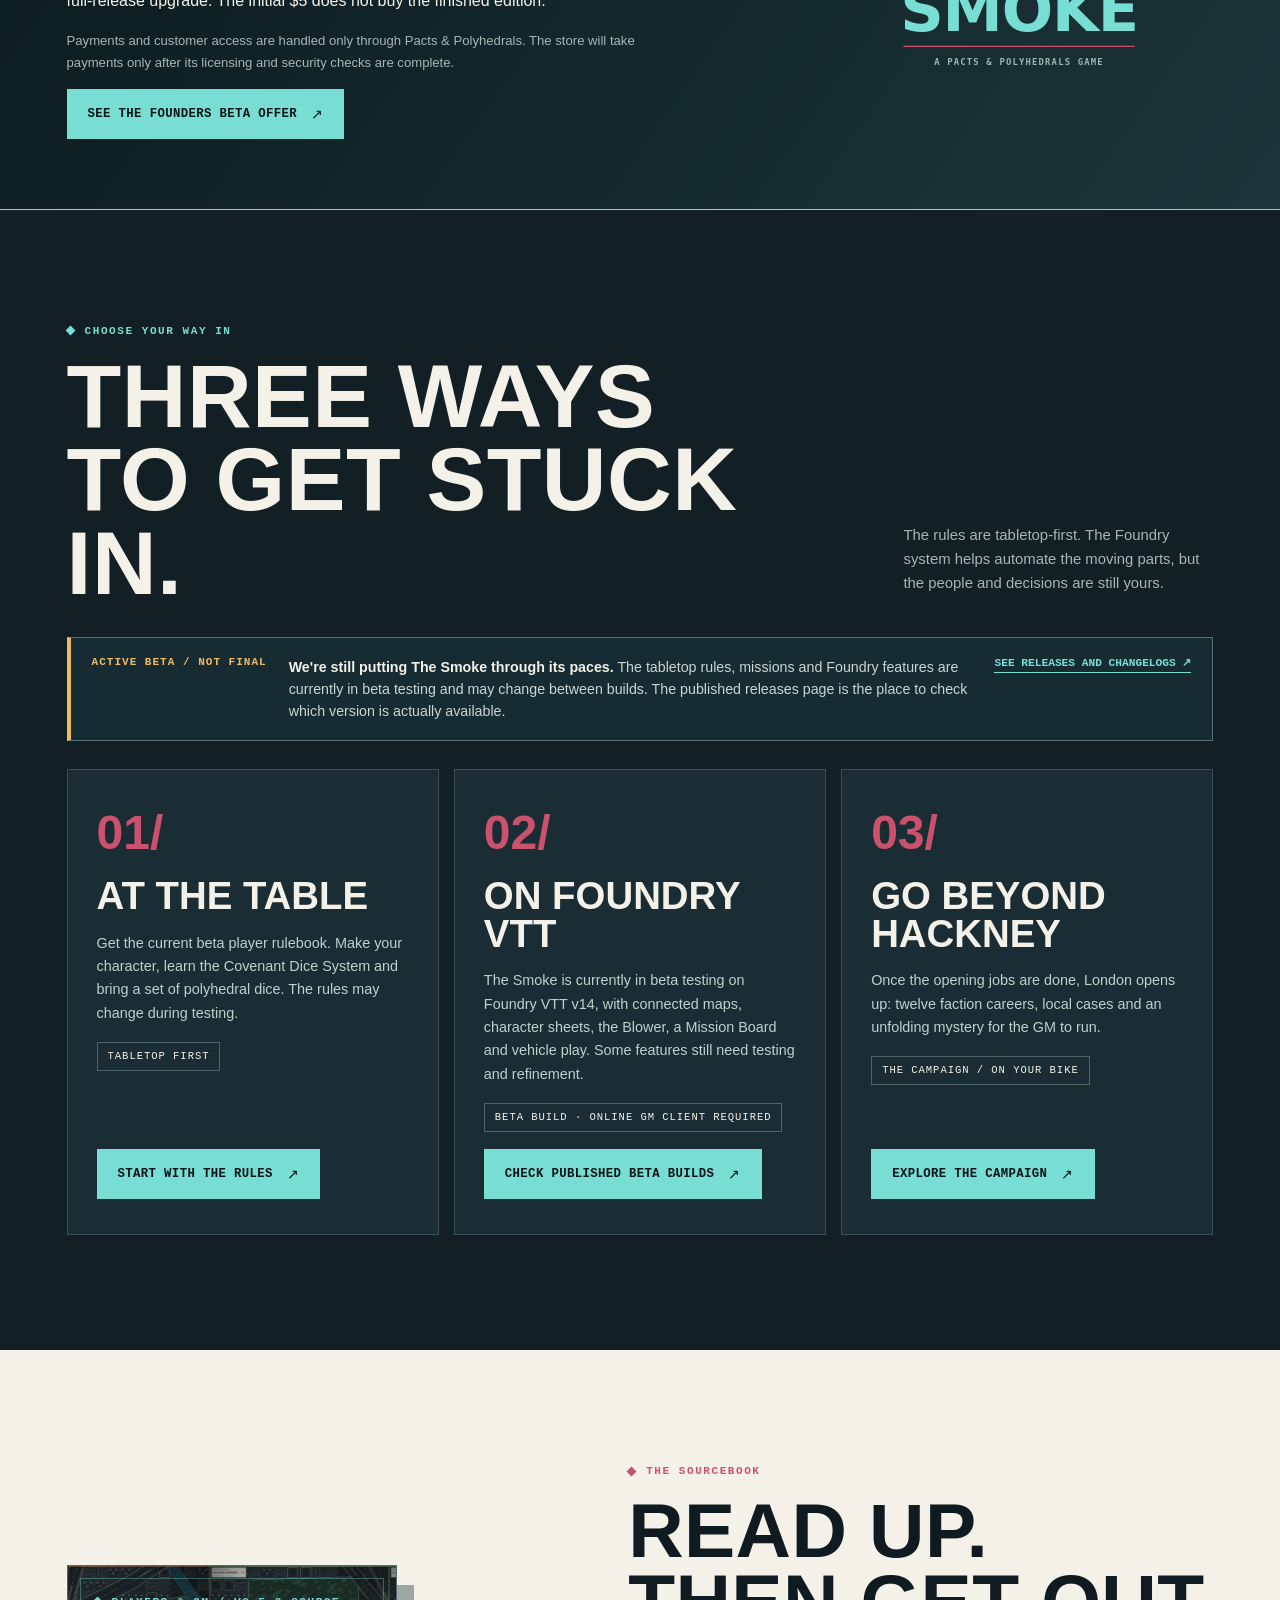
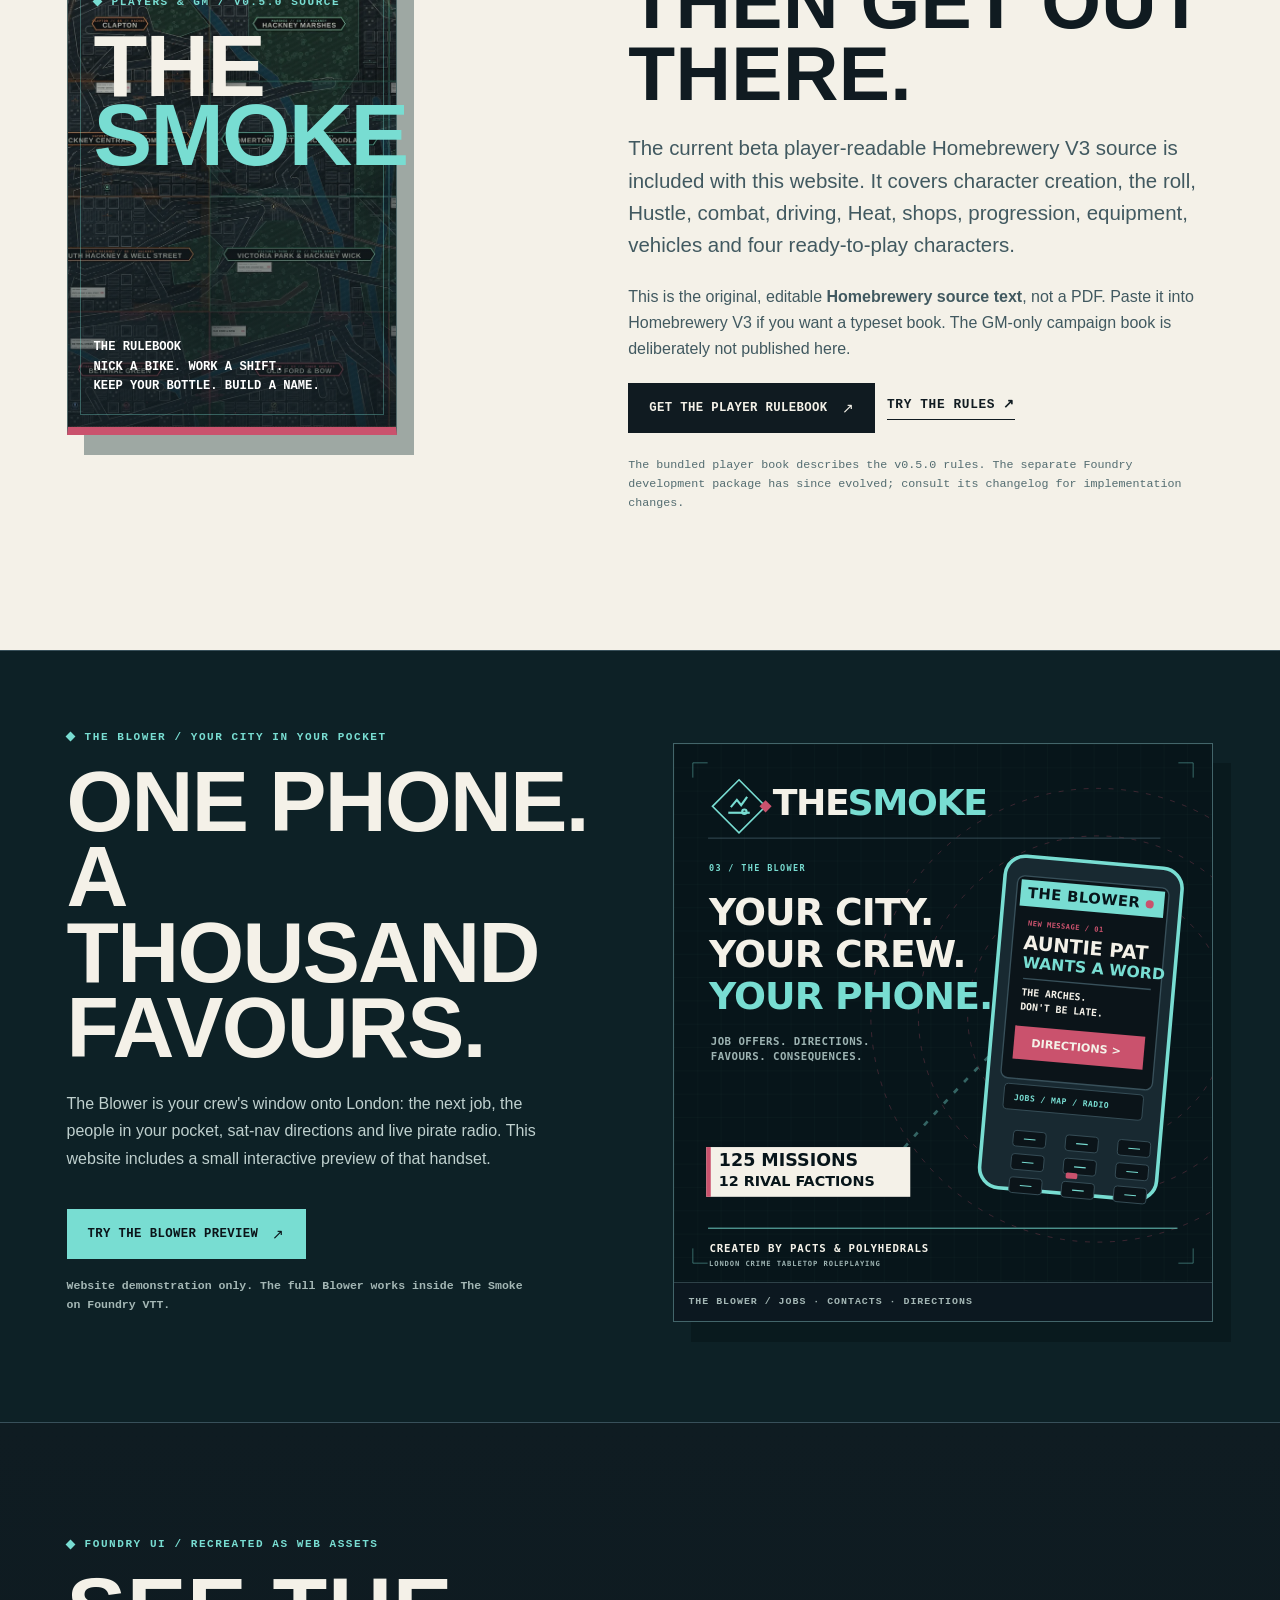
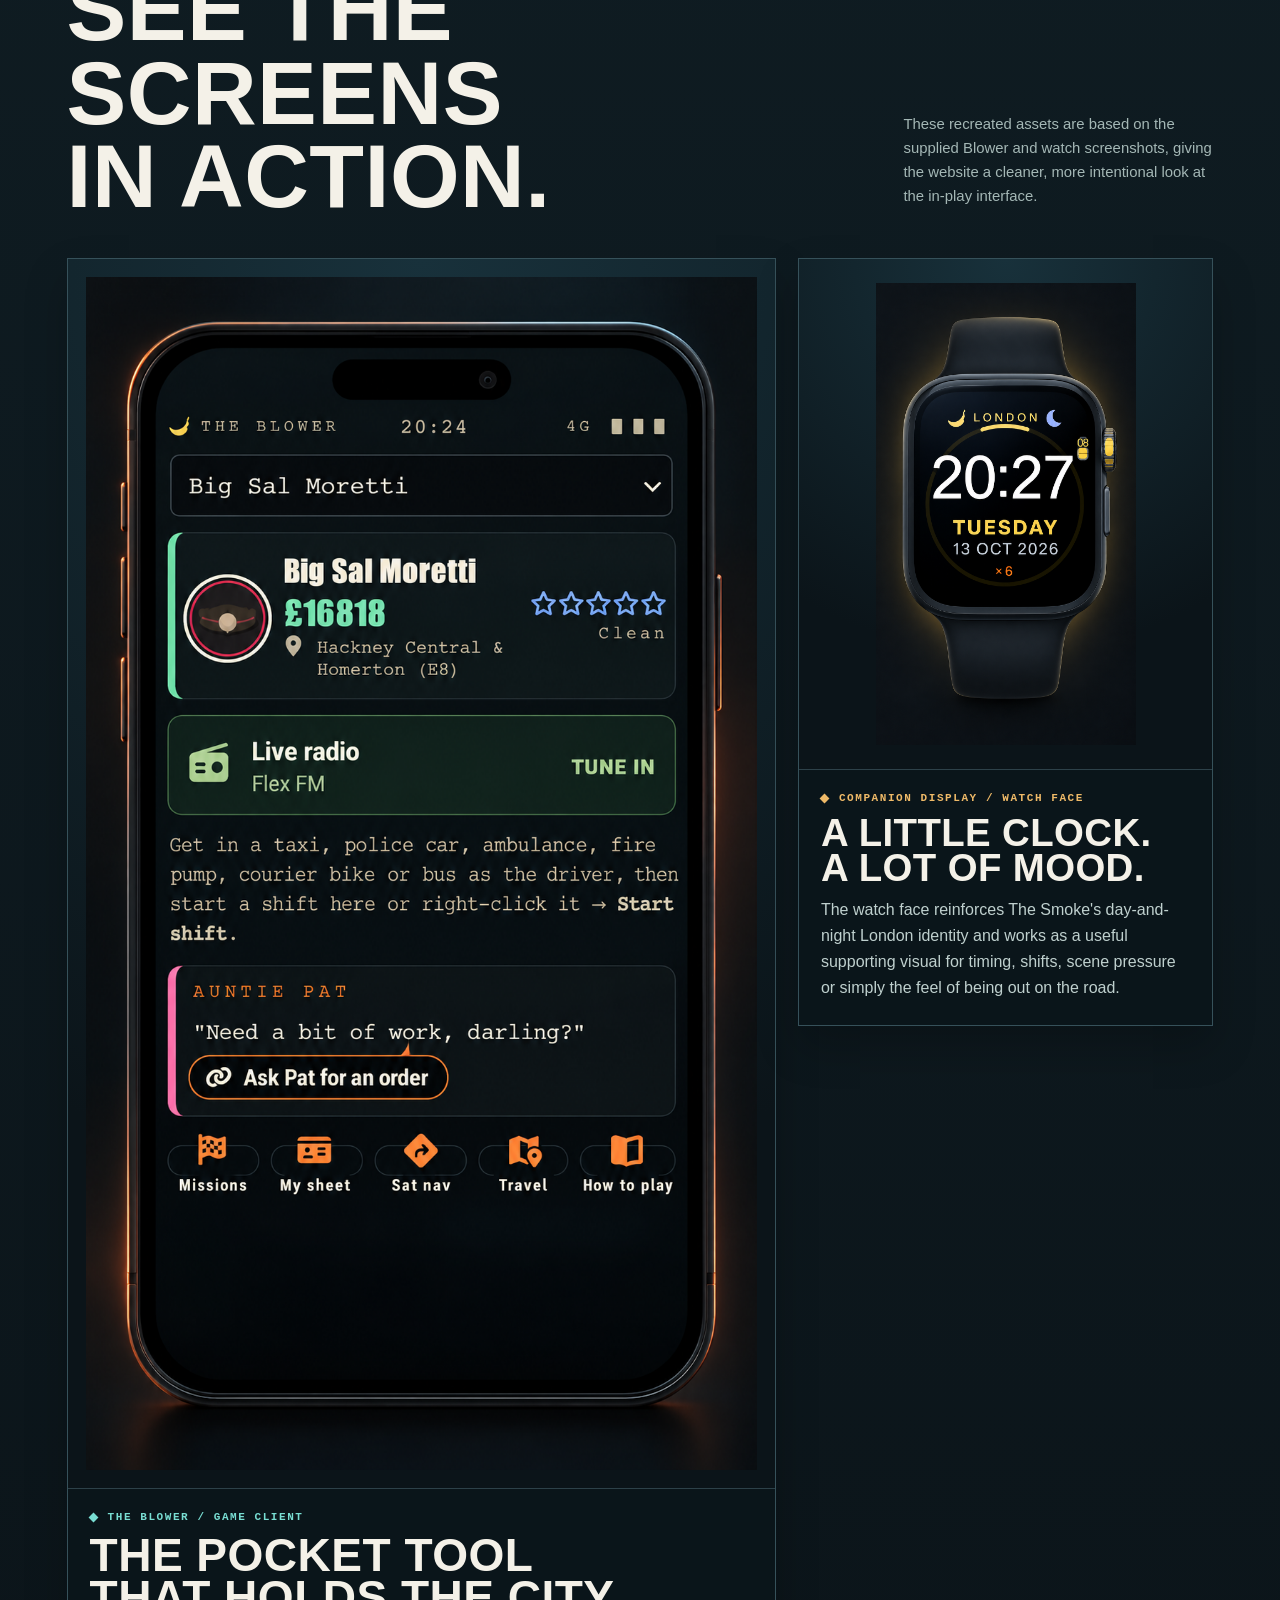
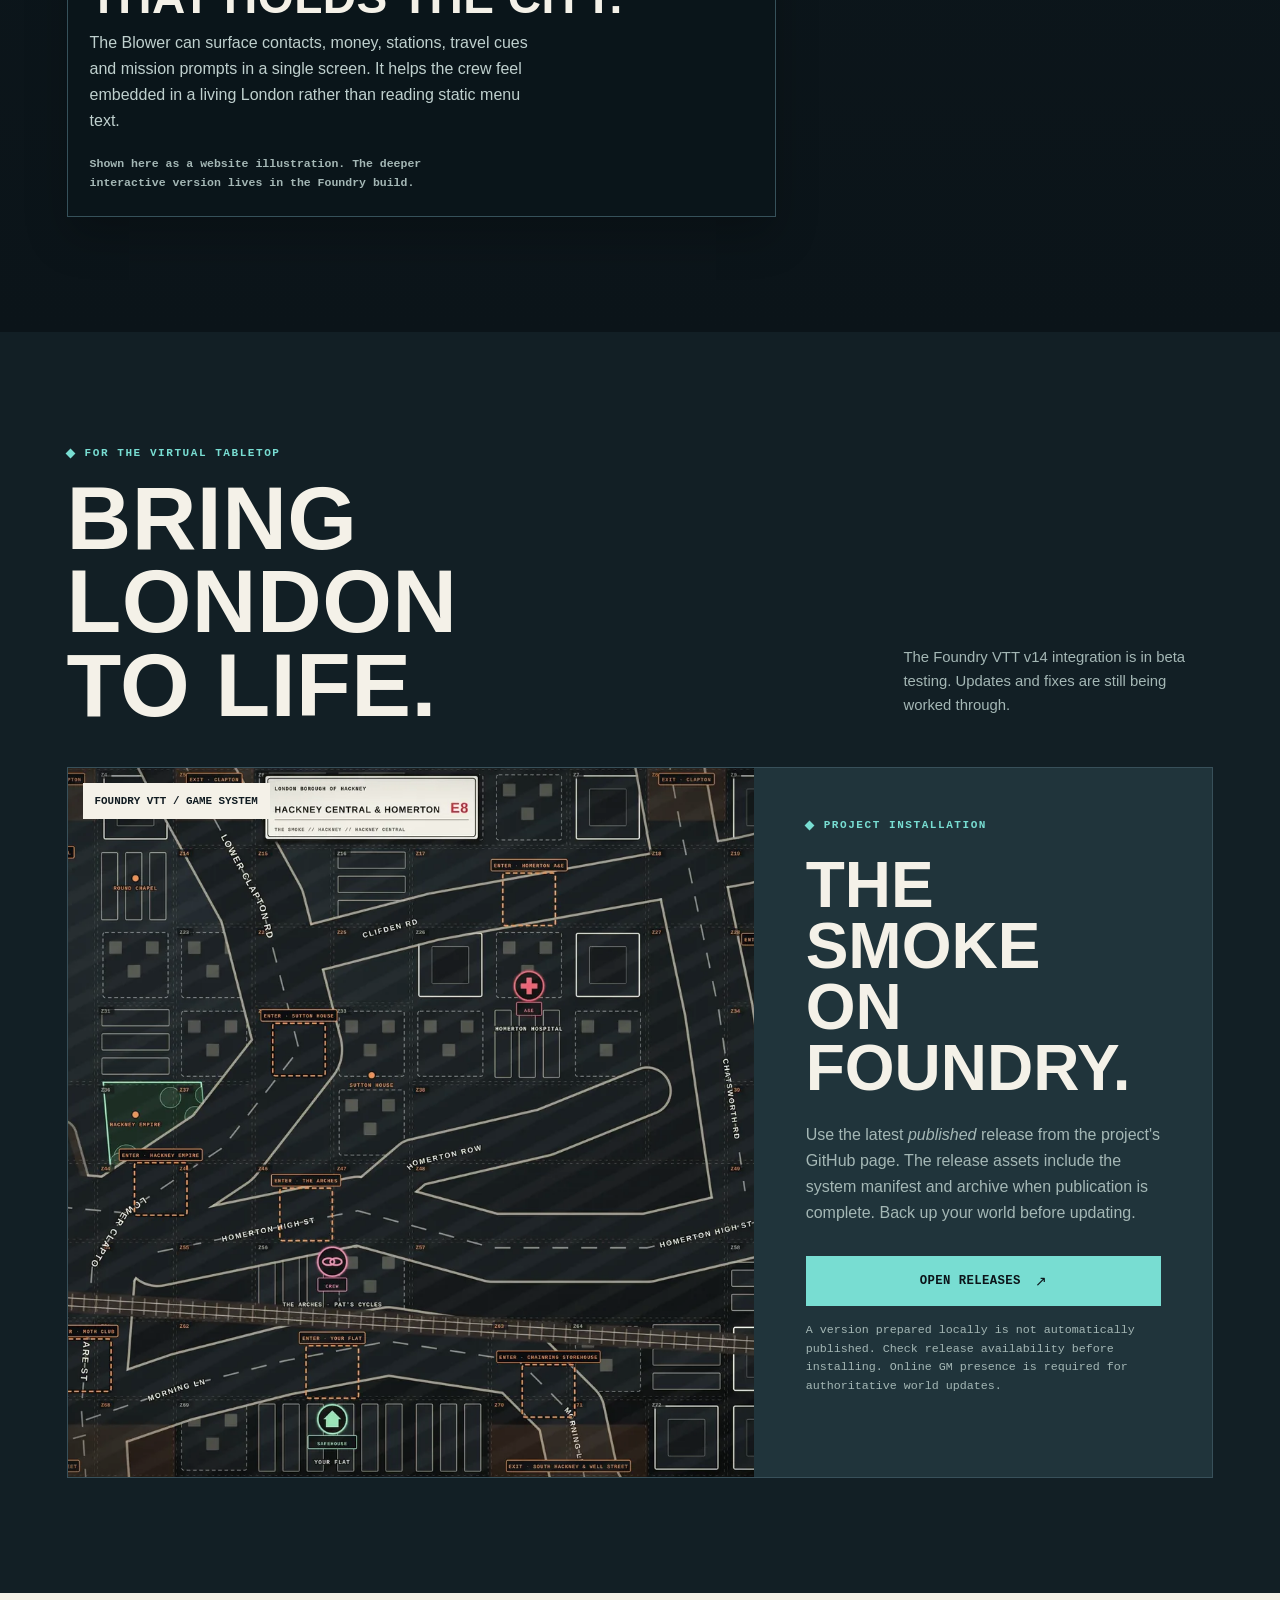
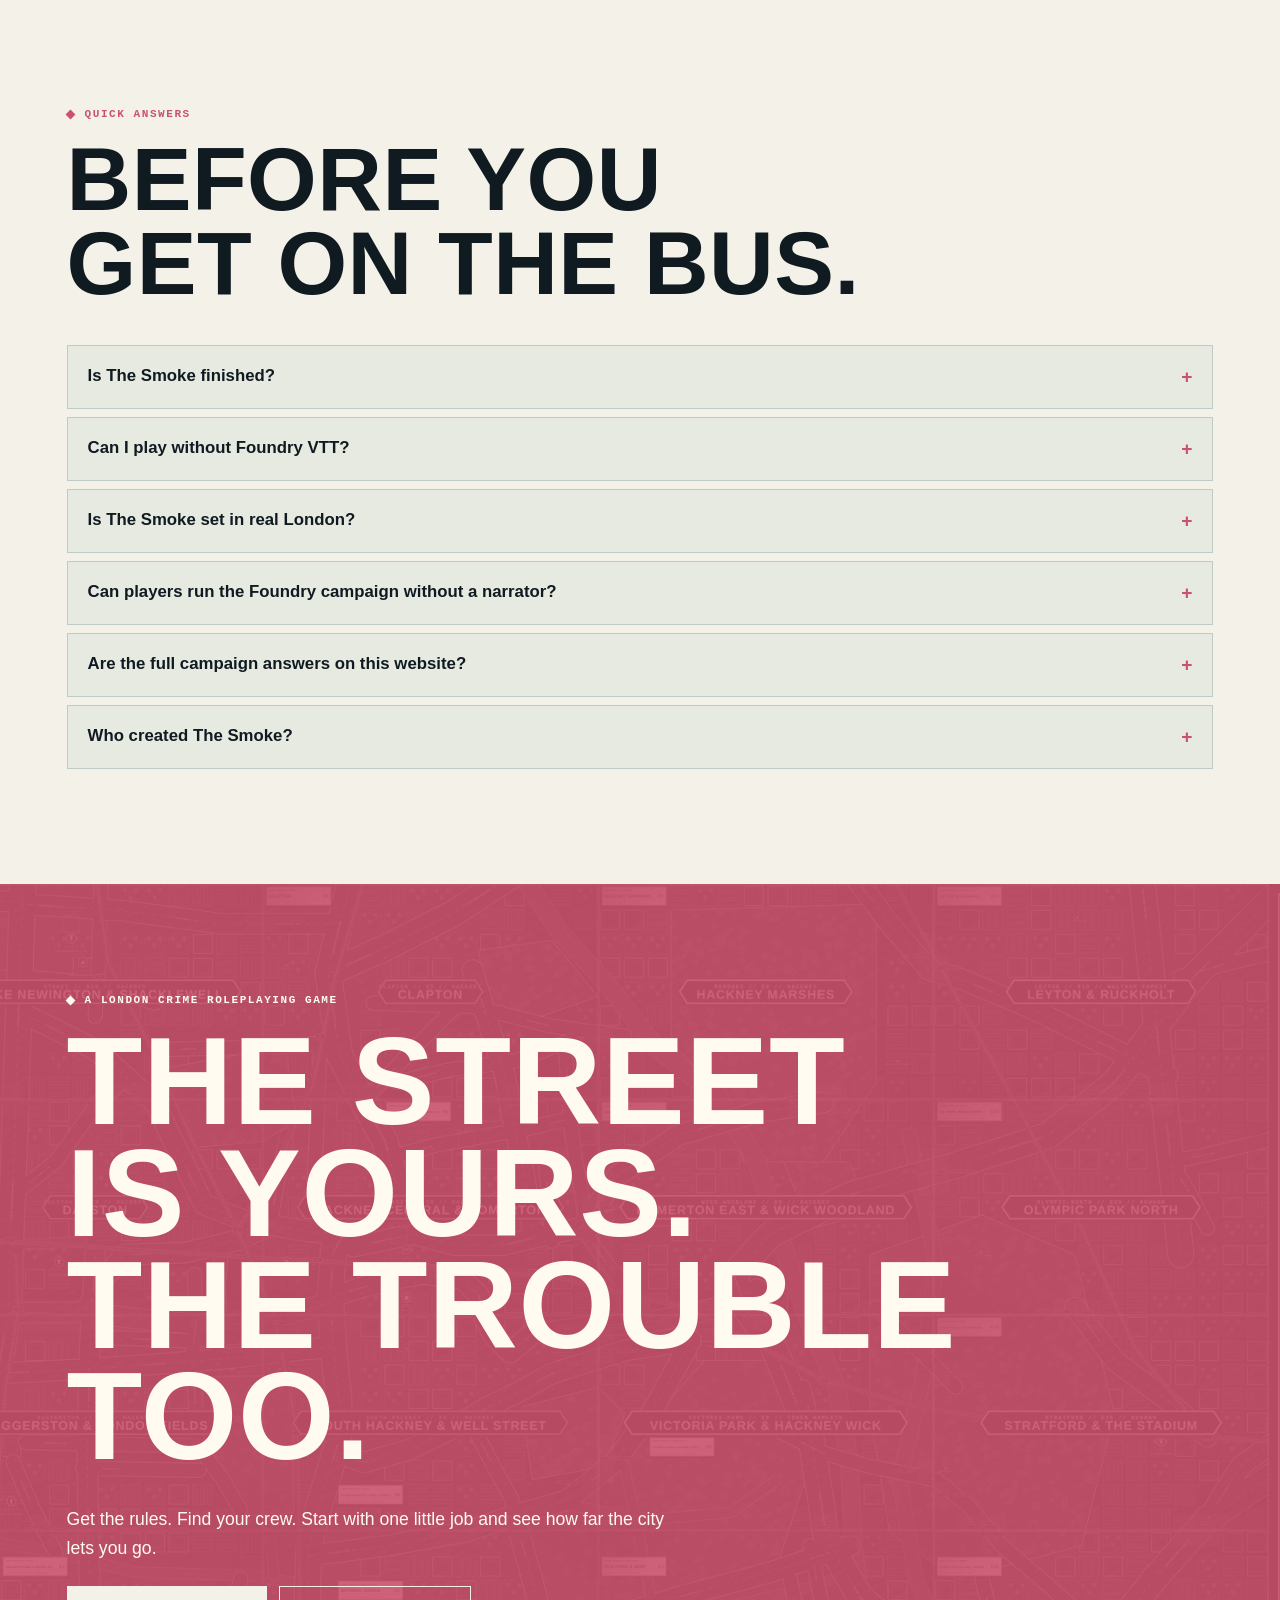
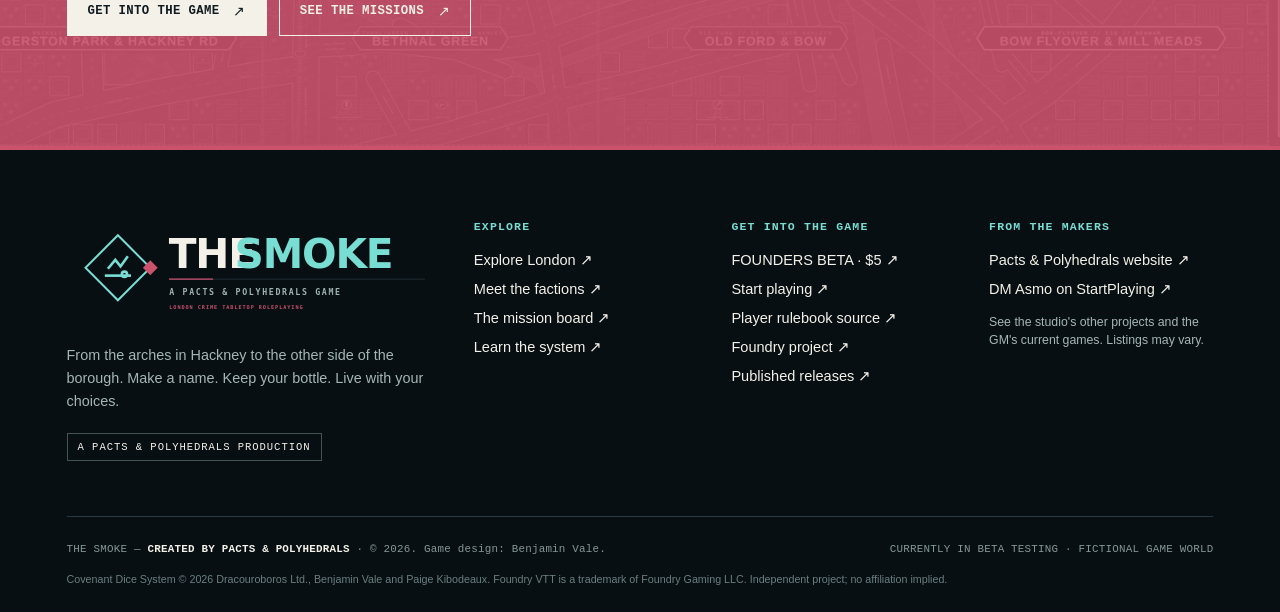
<file: play.html>
<!doctype html><html lang="en"><head><meta charset="utf-8"><meta name="viewport" content="width=device-width, initial-scale=1"><meta name="color-scheme" content="dark light"><meta name="theme-color" content="#121f25"><title>Play The Smoke | The Smoke</title><meta name="description" content="Get the player Homebrewery book, learn The Smoke tabletop rules, and find the official Foundry VTT system releases. Currently in beta testing."><meta property="og:type" content="website"><meta property="og:title" content="Play The Smoke | The Smoke"><meta property="og:description" content="Get the player Homebrewery book, learn The Smoke tabletop rules, and find the official Foundry VTT system releases. Currently in beta testing."><meta name="robots" content="index,follow"><link rel="icon" type="image/svg+xml" href="assets/brand/logos/The-Smoke-Corrected-Favicon.svg"><link rel="apple-touch-icon" href="assets/brand/logos/The-Smoke-Corrected-Favicon.png"><link rel="stylesheet" href="css/site.css"><script src="js/content.js" defer></script><script src="js/site.js" defer></script></head><body><a class="skip" href="#main">Skip to content</a>
<header class="site-header"><div class="header-inner">
 <a class="brand" href="index.html" aria-label="The Smoke — homepage"><span class="brand-symbol"><img src="assets/brand/logos/The-Smoke-Symbol-Transparent.svg" width="112" height="112" alt="" aria-hidden="true"></span><span class="brand-type"><img class="brand-wordmark" src="assets/brand/logos/The-Smoke-Wordmark-Only-Transparent.svg" width="1190" height="360" alt="THE SMOKE — A Pacts &amp; Polyhedrals Game" decoding="async"></span></a>
 <button type="button" id="menu-toggle" class="menu-button" aria-controls="site-nav" aria-expanded="false" aria-label="Open menu">☰</button>
 <nav class="nav" id="site-nav" aria-label="Main navigation"><a href="index.html" class="">The Game</a><a href="city.html" class="">The City</a><a href="factions.html" class="">Factions</a><a href="rules.html" class="">The Rules</a><a href="missions.html" class="">Missions</a><a class="founder-link" href="https://pacts-and-polyhedrals.github.io/pacts/the-smoke.html" aria-label="The Smoke Founders Beta product page at Pacts and Polyhedrals">FOUNDERS BETA · $5 <span aria-hidden="true">↗</span></a><a href="play.html" class="nav-cta" aria-current="page">Get Playing</a></nav></div></header><div class="beta-strip" role="status" aria-label="The Smoke beta testing status"><div class="container beta-strip-inner"><div class="beta-strip-copy"><span class="beta-strip-label">BETA TESTING</span><p><strong>The Smoke is currently in beta testing.</strong> Rules, missions and Foundry tools are still being refined.</p></div><a href="play.html#beta-status" class="beta-strip-link">BETA DETAILS <span aria-hidden="true">&#8599;</span></a></div></div><main id="main"><div class="founder-shop-strip"><span>THE SMOKE IS IN BETA TESTING</span><span class="founder-shop-divider" aria-hidden="true">◆</span><span>FIRST 100 FOUNDING SUPPORTERS · $5 FOR BETA ACCESS</span><a href="https://pacts-and-polyhedrals.github.io/pacts/the-smoke.html" aria-label="View the Founders Beta offer">DISCOVER THE OFFER ↗</a></div><section class="page-hero"><div class="container"><div class="breadcrumbs"><a href="index.html">THE SMOKE</a> / PLAY</div><div class="eyebrow cyan">GET PLAYING / 005</div><h1>YOUR CITY.<br>YOUR RULES.<br>YOUR CALL.</h1><p class="lead">The Smoke is currently in beta testing. Bring the book to the table, or explore the developing Foundry VTT build; some rules and features will change as the game evolves.</p><div class="hero-bottomline"><span>125 JOBS · 12 FACTIONS · ONE CITY</span><span>NORTH &amp; EAST LONDON / THE SMOKE</span></div></div></section>
<section class="smoke-founders-feature"><div class="container"><div><div class="eyebrow cyan">BE PART OF THE FIRST HUNDRED</div><h2>FOUNDERS<br>BETA · $5.</h2><p>Help shape The Smoke while it is in beta testing. The first 100 verified customers can join as Founding Supporters, receive future beta updates and qualify for a separate $15 full-release upgrade. The initial $5 does not buy the finished edition.</p><p class="founder-fine">Payments and customer access are handled only through Pacts &amp; Polyhedrals. The store will take payments only after its licensing and security checks are complete.</p><a class="btn arrow" href="https://pacts-and-polyhedrals.github.io/pacts/the-smoke.html">SEE THE FOUNDERS BETA OFFER</a></div><div class="smoke-founders-mark"><img src="assets/brand/logos/The-Smoke-Full-Logo-Stacked-Transparent.svg" loading="lazy" alt="The Smoke official diamond logo by Pacts and Polyhedrals"></div></div></section><section class="section section-dark"><div class="container"><div class="section-heading"><div><div class="eyebrow cyan">CHOOSE YOUR WAY IN</div><h2>THREE WAYS<br>TO GET STUCK IN.</h2></div><p class="section-side">The rules are tabletop-first. The Foundry system helps automate the moving parts, but the people and decisions are still yours.</p></div><div class="beta-play-panel" id="beta-status"><span class="beta-play-kicker">ACTIVE BETA / NOT FINAL</span><p><strong>We're still putting The Smoke through its paces.</strong> The tabletop rules, missions and Foundry features are currently in beta testing and may change between builds. The published releases page is the place to check which version is actually available.</p><a href="https://github.com/pacts-and-polyhedrals/the-smoke/releases" target="_blank" rel="noopener noreferrer">SEE RELEASES AND CHANGELOGS &#8599;</a></div><div class="play-grid"><article class="play-card"><div class="play-no">01/</div><h3>AT THE TABLE</h3><p>Get the current beta player rulebook. Make your character, learn the Covenant Dice System and bring a set of polyhedral dice. The rules may change during testing.</p><span class="tag">TABLETOP FIRST</span><a class="btn arrow" href="rules.html">START WITH THE RULES</a></article><article class="play-card"><div class="play-no">02/</div><h3>ON FOUNDRY VTT</h3><p>The Smoke is currently in beta testing on Foundry VTT v14, with connected maps, character sheets, the Blower, a Mission Board and vehicle play. Some features still need testing and refinement.</p><span class="tag">BETA BUILD · ONLINE GM CLIENT REQUIRED</span><a class="btn arrow" href="https://github.com/pacts-and-polyhedrals/the-smoke/releases" target="_blank" rel="noopener noreferrer">CHECK PUBLISHED BETA BUILDS</a></article><article class="play-card"><div class="play-no">03/</div><h3>GO BEYOND HACKNEY</h3><p>Once the opening jobs are done, London opens up: twelve faction careers, local cases and an unfolding mystery for the GM to run.</p><span class="tag">THE CAMPAIGN / ON YOUR BIKE</span><a class="btn arrow" href="missions.html">EXPLORE THE CAMPAIGN</a></article></div></div></section>
<section class="section section-paper"><div class="container book-spread"><div class="book-cover" aria-label="The Smoke player rulebook cover design"><div class="eyebrow cyan">PLAYERS &amp; GM / V0.5.0 SOURCE</div><h3>THE<br><span>SMOKE</span></h3><p>THE RULEBOOK<br>NICK A BIKE. WORK A SHIFT.<br>KEEP YOUR BOTTLE. BUILD A NAME.</p></div><div class="book-copy"><div class="eyebrow pink">THE SOURCEBOOK</div><h2>READ UP.<br>THEN GET OUT<br>THERE.</h2><p class="lead">The current beta player-readable Homebrewery V3 source is included with this website. It covers character creation, the roll, Hustle, combat, driving, Heat, shops, progression, equipment, vehicles and four ready-to-play characters.</p><p>This is the original, editable <strong>Homebrewery source text</strong>, not a PDF. Paste it into Homebrewery V3 if you want a typeset book. The GM-only campaign book is deliberately not published here.</p><div class="button-row"><a class="btn dark arrow" href="downloads/The-Smoke-Player-Rulebook-Homebrewery.txt" download>GET THE PLAYER RULEBOOK</a><a class="line-link" href="rules.html">TRY THE RULES ↗</a></div><p class="fineprint dark" style="margin-top:23px">The bundled player book describes the v0.5.0 rules. The separate Foundry development package has since evolved; consult its changelog for implementation changes.</p></div></div></section>

<section class="brand-story brand-story--blower" aria-labelledby="blower-art-heading"><div class="container brand-story-grid">
 <div class="brand-story-copy reveal"><div class="eyebrow cyan">THE BLOWER / YOUR CITY IN YOUR POCKET</div><h2 id="blower-art-heading">ONE PHONE.<br>A THOUSAND<br>FAVOURS.</h2><p>The Blower is your crew's window onto London: the next job, the people in your pocket, sat-nav directions and live pirate radio. This website includes a small interactive preview of that handset.</p><button class="btn arrow" type="button" data-open-blower aria-controls="blower-dock">TRY THE BLOWER PREVIEW</button><p class="brand-story-note">Website demonstration only. The full Blower works inside The Smoke on Foundry VTT.</p></div>
 <figure class="brand-story-visual brand-story-visual--square reveal"><img src="assets/brand/graphics/03-The-Blower-Social-Square.svg" alt="The Smoke vector poster of the Blower phone displaying a message from Auntie Pat" width="1000" height="1000" loading="lazy" decoding="async"><figcaption>THE BLOWER / JOBS · CONTACTS · DIRECTIONS</figcaption></figure>
</div></section>

<section class="section section-dark device-preview-section" aria-labelledby="device-tools-title"><div class="container"><div class="section-heading"><div><div class="eyebrow cyan">FOUNDRY UI / RECREATED AS WEB ASSETS</div><h2 id="device-tools-title">SEE THE<br>SCREENS<br>IN ACTION.</h2></div><p class="section-side">These recreated assets are based on the supplied Blower and watch screenshots, giving the website a cleaner, more intentional look at the in-play interface.</p></div><div class="device-preview-grid device-preview-grid--play"><article class="device-preview-card device-preview-card--wide"><div class="device-preview-media device-preview-media--dashboard"><img loading="lazy" src="assets/brand/graphics/04-The-Blower-Live-Dashboard.png" alt="The Smoke Blower dashboard interface showing Big Sal Moretti, a live radio widget, taxi and transport text, and Auntie Pat's order prompt"></div><div class="device-preview-copy"><div class="eyebrow cyan">THE BLOWER / GAME CLIENT</div><h3>THE POCKET TOOL<br>THAT HOLDS THE CITY.</h3><p>The Blower can surface contacts, money, stations, travel cues and mission prompts in a single screen. It helps the crew feel embedded in a living London rather than reading static menu text.</p><p class="brand-story-note" style="margin-top:8px!important">Shown here as a website illustration. The deeper interactive version lives in the Foundry build.</p></div></article><article class="device-preview-card device-preview-card--watch"><div class="device-preview-media device-preview-media--watch"><img loading="lazy" src="assets/brand/graphics/05-The-Smoke-Watch-Display.png" alt="A London-themed smartwatch screen with the time 20:27, Tuesday, 13 Oct 2026 and a yellow crescent icon"></div><div class="device-preview-copy"><div class="eyebrow amber">COMPANION DISPLAY / WATCH FACE</div><h3>A LITTLE CLOCK.<br>A LOT OF MOOD.</h3><p>The watch face reinforces The Smoke's day-and-night London identity and works as a useful supporting visual for timing, shifts, scene pressure or simply the feel of being out on the road.</p></div></article></div></div></section>
<section class="section section-dark"><div class="container"><div class="section-heading"><div><div class="eyebrow cyan">FOR THE VIRTUAL TABLETOP</div><h2>BRING<br>LONDON<br>TO LIFE.</h2></div><p class="section-side">The Foundry VTT v14 integration is in beta testing. Updates and fixes are still being worked through.</p></div><div class="city-teaser"><div class="city-teaser-map"><img loading="lazy" src="assets/maps/hackney.webp" alt="Foundry VTT The Smoke street map preview"><span class="map-corner">FOUNDRY VTT / GAME SYSTEM</span></div><div class="city-teaser-copy"><div class="eyebrow cyan">PROJECT INSTALLATION</div><h3>THE SMOKE<br>ON FOUNDRY.</h3><p>Use the latest <em>published</em> release from the project's GitHub page. The release assets include the system manifest and archive when publication is complete. Back up your world before updating.</p><a class="btn arrow" target="_blank" rel="noopener noreferrer" href="https://github.com/pacts-and-polyhedrals/the-smoke/releases">OPEN RELEASES</a><p class="fineprint" style="margin-top:15px">A version prepared locally is not automatically published. Check release availability before installing. Online GM presence is required for authoritative world updates.</p></div></div></div></section>
<section class="section section-paper"><div class="container"><div class="section-heading"><div><div class="eyebrow pink">QUICK ANSWERS</div><h2>BEFORE YOU<br>GET ON THE BUS.</h2></div></div><div class="faq"><details><summary>Is The Smoke finished?</summary><p>Not yet. <strong>The Smoke is currently in beta testing.</strong> The rules, mission content and Foundry VTT tools are being playtested, so you may see changes and occasional rough edges. Check the published releases for the latest available build.</p></details><details><summary>Can I play without Foundry VTT?</summary><p>Yes. The player book presents the tabletop dice and character procedures, and the campaign is run by a GM. Foundry simply adds digital automation, linked maps and tools.</p></details><details><summary>Is The Smoke set in real London?</summary><p>The streets are based on real geography in North and East London. Characters, factions, interiors, criminal plots and game-world services are fictional.</p></details><details><summary>Can players run the Foundry campaign without a narrator?</summary><p>Self-play mode offers automated mission progression, but the current build still requires an online GM client to make authoritative world updates. Some social and contested outcomes need judgement.</p></details><details><summary>Are the full campaign answers on this website?</summary><p>No. The public site intentionally excludes the GM-only mystery, detailed mission objectives, keyed interiors and hidden campaign outcomes.</p></details><details><summary>Who created The Smoke?</summary><p>The Smoke is created by Pacts &amp; Polyhedrals, with game design by Benjamin Vale. It uses the Covenant Dice System, whose separate rights holders are credited below.</p></details></div></div></section><section class="big-cta"><div class="container reveal"><div class="eyebrow">A London crime roleplaying game</div><h2>THE STREET<br>IS YOURS.<br>THE TROUBLE TOO.</h2><p>Get the rules. Find your crew. Start with one little job and see how far the city lets you go.</p><div class="button-row"><a class="btn paper arrow" href="play.html">GET INTO THE GAME</a><a class="btn outline arrow" href="missions.html">SEE THE MISSIONS</a></div></div></section></main><footer class="site-footer"><div class="container">
 <div class="footer-inner"><div><a class="footer-logo footer-brand-lockup" href="index.html" aria-label="The Smoke homepage"><img src="assets/brand/logos/The-Smoke-Full-Logo-Horizontal-Transparent.svg" width="1580" height="442" loading="lazy" decoding="async" alt="The Smoke — a Pacts &amp; Polyhedrals game"></a><p class="footer-pitch">From the arches in Hackney to the other side of the borough. Make a name. Keep your bottle. Live with your choices.</p><span class="tag">A PACTS &amp; POLYHEDRALS PRODUCTION</span></div>
 <div><div class="footer-heading">Explore</div><div class="footer-links"><a href="city.html">Explore London ↗</a><a href="factions.html">Meet the factions ↗</a><a href="missions.html">The mission board ↗</a><a href="rules.html">Learn the system ↗</a></div></div>
 <div><div class="footer-heading">Get into the game</div><div class="footer-links"><a href="https://pacts-and-polyhedrals.github.io/pacts/the-smoke.html" target="_blank" rel="noopener noreferrer">FOUNDERS BETA · $5 ↗</a><a href="play.html">Start playing ↗</a><a href="downloads/The-Smoke-Player-Rulebook-Homebrewery.txt" download>Player rulebook source ↗</a><a href="https://github.com/pacts-and-polyhedrals/the-smoke" target="_blank" rel="noopener noreferrer">Foundry project ↗</a><a href="https://github.com/pacts-and-polyhedrals/the-smoke/releases" target="_blank" rel="noopener noreferrer">Published releases ↗</a></div></div><div class="footer-studio-links"><div class="footer-heading">From the makers</div><div class="footer-links"><a href="https://pacts-and-polyhedrals.github.io/pacts" target="_blank" rel="noopener noreferrer">Pacts &amp; Polyhedrals website &#8599;</a><a href="https://startplaying.games/gm/dmasmo" target="_blank" rel="noopener noreferrer">DM Asmo on StartPlaying &#8599;</a></div><p class="footer-studio-note">See the studio's other projects and the GM's current games. Listings may vary.</p></div></div>
 <div class="footer-bottom"><div class="footer-credit">THE SMOKE — <strong>CREATED BY PACTS &amp; POLYHEDRALS</strong> · © 2026. Game design: Benjamin Vale.</div><div>CURRENTLY IN BETA TESTING · FICTIONAL GAME WORLD</div></div>
 <p style="font-size:.67rem;color:#697f80;margin-top:12px">Covenant Dice System © 2026 Dracouroboros Ltd., Benjamin Vale and Paige Kibodeaux. Foundry VTT is a trademark of Foundry Gaming LLC. Independent project; no affiliation implied.</p>
 </div></footer><button type="button" id="blower-toggle" class="blower-toggle" aria-controls="blower-dock" aria-expanded="false" aria-label="Open the Blower" title="Open the Blower">▣</button>
 <aside class="blower-dock" id="blower-dock" aria-label="Blower phone preview" aria-hidden="true"><div class="blower-top"><span>▣ THE BLOWER / 01</span><button type="button" id="blower-close" aria-label="Close the Blower">×</button></div>
 <div class="blower-tabs" role="tablist" aria-label="Blower functions"><button type="button" role="tab" data-blower-tab="messages" aria-selected="true">MESSAGES</button><button type="button" role="tab" data-blower-tab="map" aria-selected="false">SAT NAV</button><button type="button" role="tab" data-blower-tab="radio" aria-selected="false">RADIO</button></div>
 <div class="blower-content"><div class="blower-panel active" data-blower-panel="messages"><div class="eyebrow">01 / INBOX</div><div class="blower-message"><small>AUNTIE PAT — 21:46</small>Oi. Rent's not gonna pay itself. Get round the arches. Got a little job for you. Nothing fancy. Bring your bike lock.</div><p class="fineprint" style="margin-top:15px">A flavour preview of the in-game Blower, not a live character phone.</p></div>
 <div class="blower-panel" data-blower-panel="map"><div class="eyebrow">02 / NEXT TURN</div><div class="blower-message"><small>ROUTE READY</small>HACKNEY CENTRAL → THE ARCHES<br><span style="color:#78ddd2">Follow the road. Watch the exits.</span></div><a class="btn" style="margin-top:15px" href="city.html">OPEN THE CITY ATLAS ↗</a></div>
 <div class="blower-panel" data-blower-panel="radio"><div class="eyebrow">03 / LIVE FREQUENCIES</div><p style="font-size:.81rem;color:#b5c7c4;margin-bottom:15px">The Foundry game tunes real stations. Explore their websites here; audio plays in-game, not on this preview.</p><div class="blower-stations"><a href="https://rudefm.com/" target="_blank" rel="noopener noreferrer">RUDE FM ↗</a><a href="https://www.pointblankradio.com/" target="_blank" rel="noopener noreferrer">POINT BLANK ↗</a><a href="https://visionradiouk.com/" target="_blank" rel="noopener noreferrer">VISION RADIO ↗</a><a href="https://flexfm.co.uk/" target="_blank" rel="noopener noreferrer">FLEX FM ↗</a></div></div></div>
 <div class="blower-foot"><span>EAST LONDON / NO SERVICE CHARGE</span><span>▂▄▆█</span></div></aside></body></html>
</file>
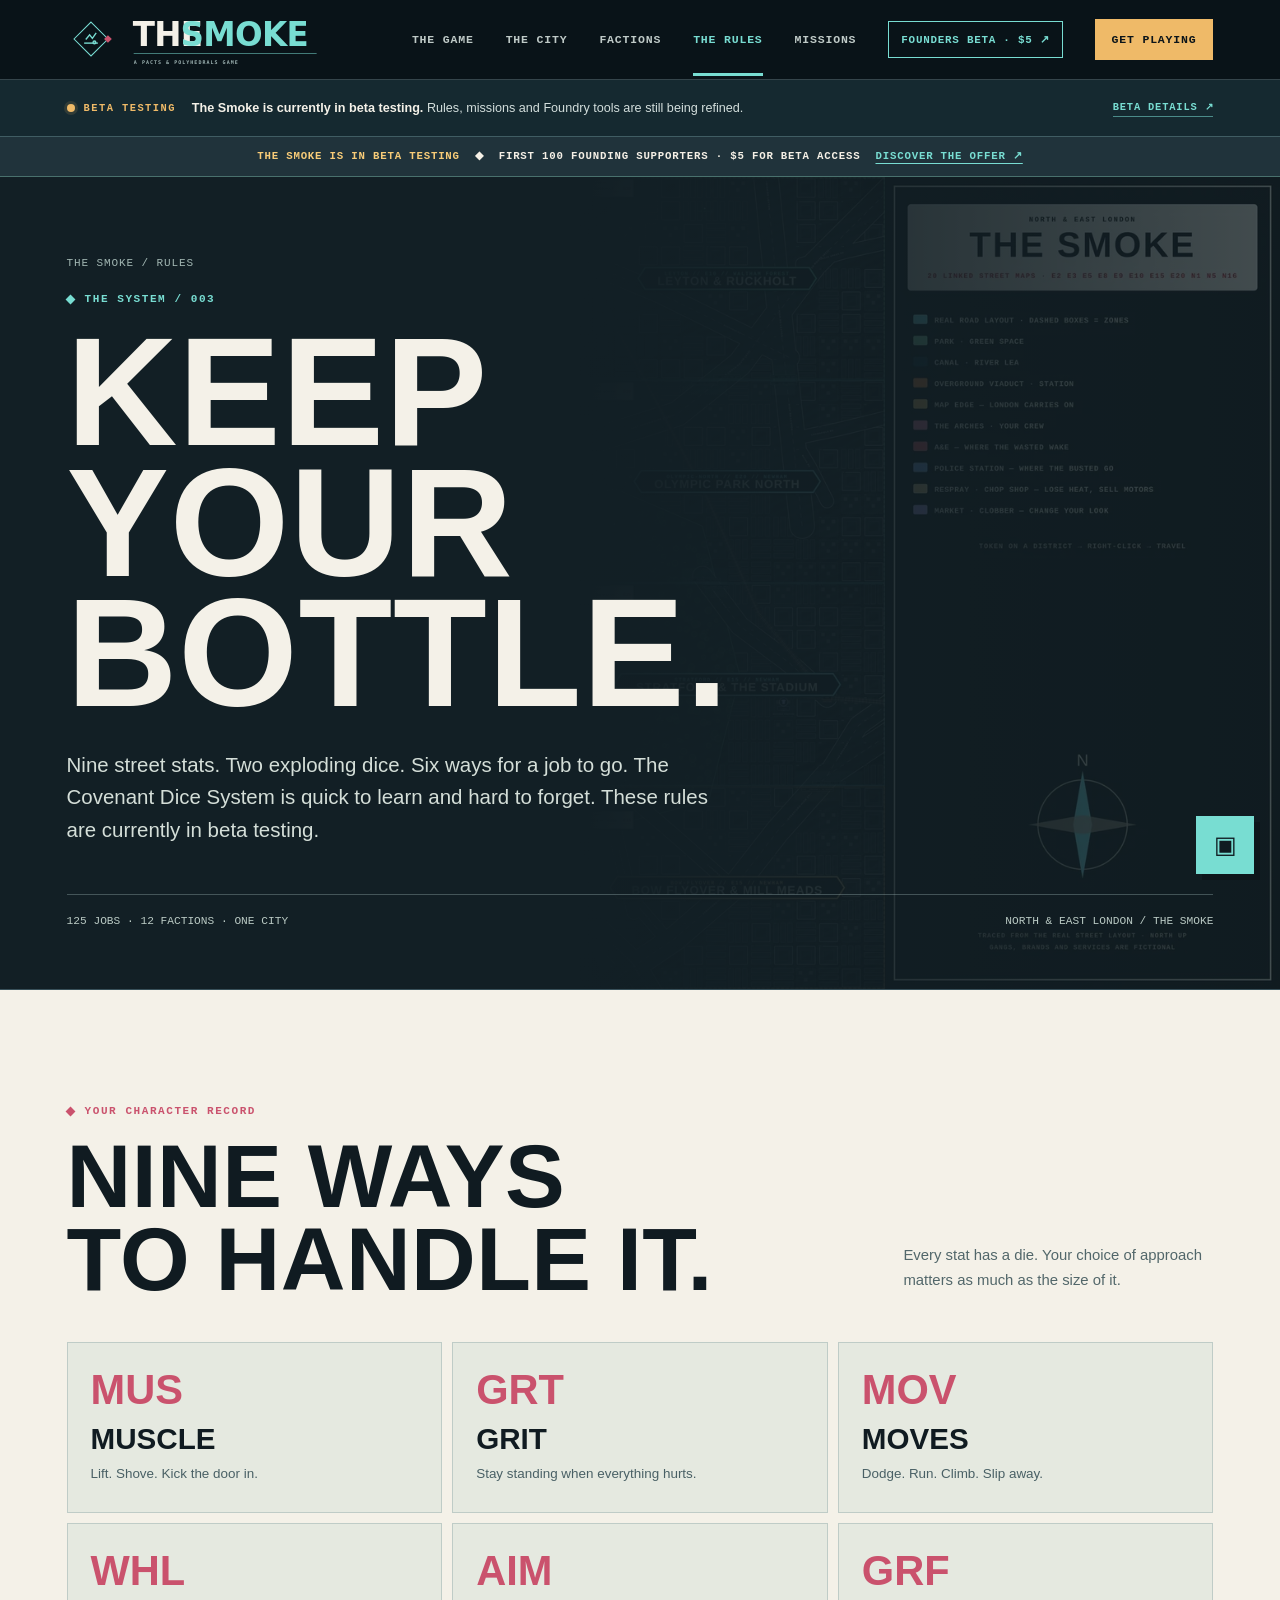
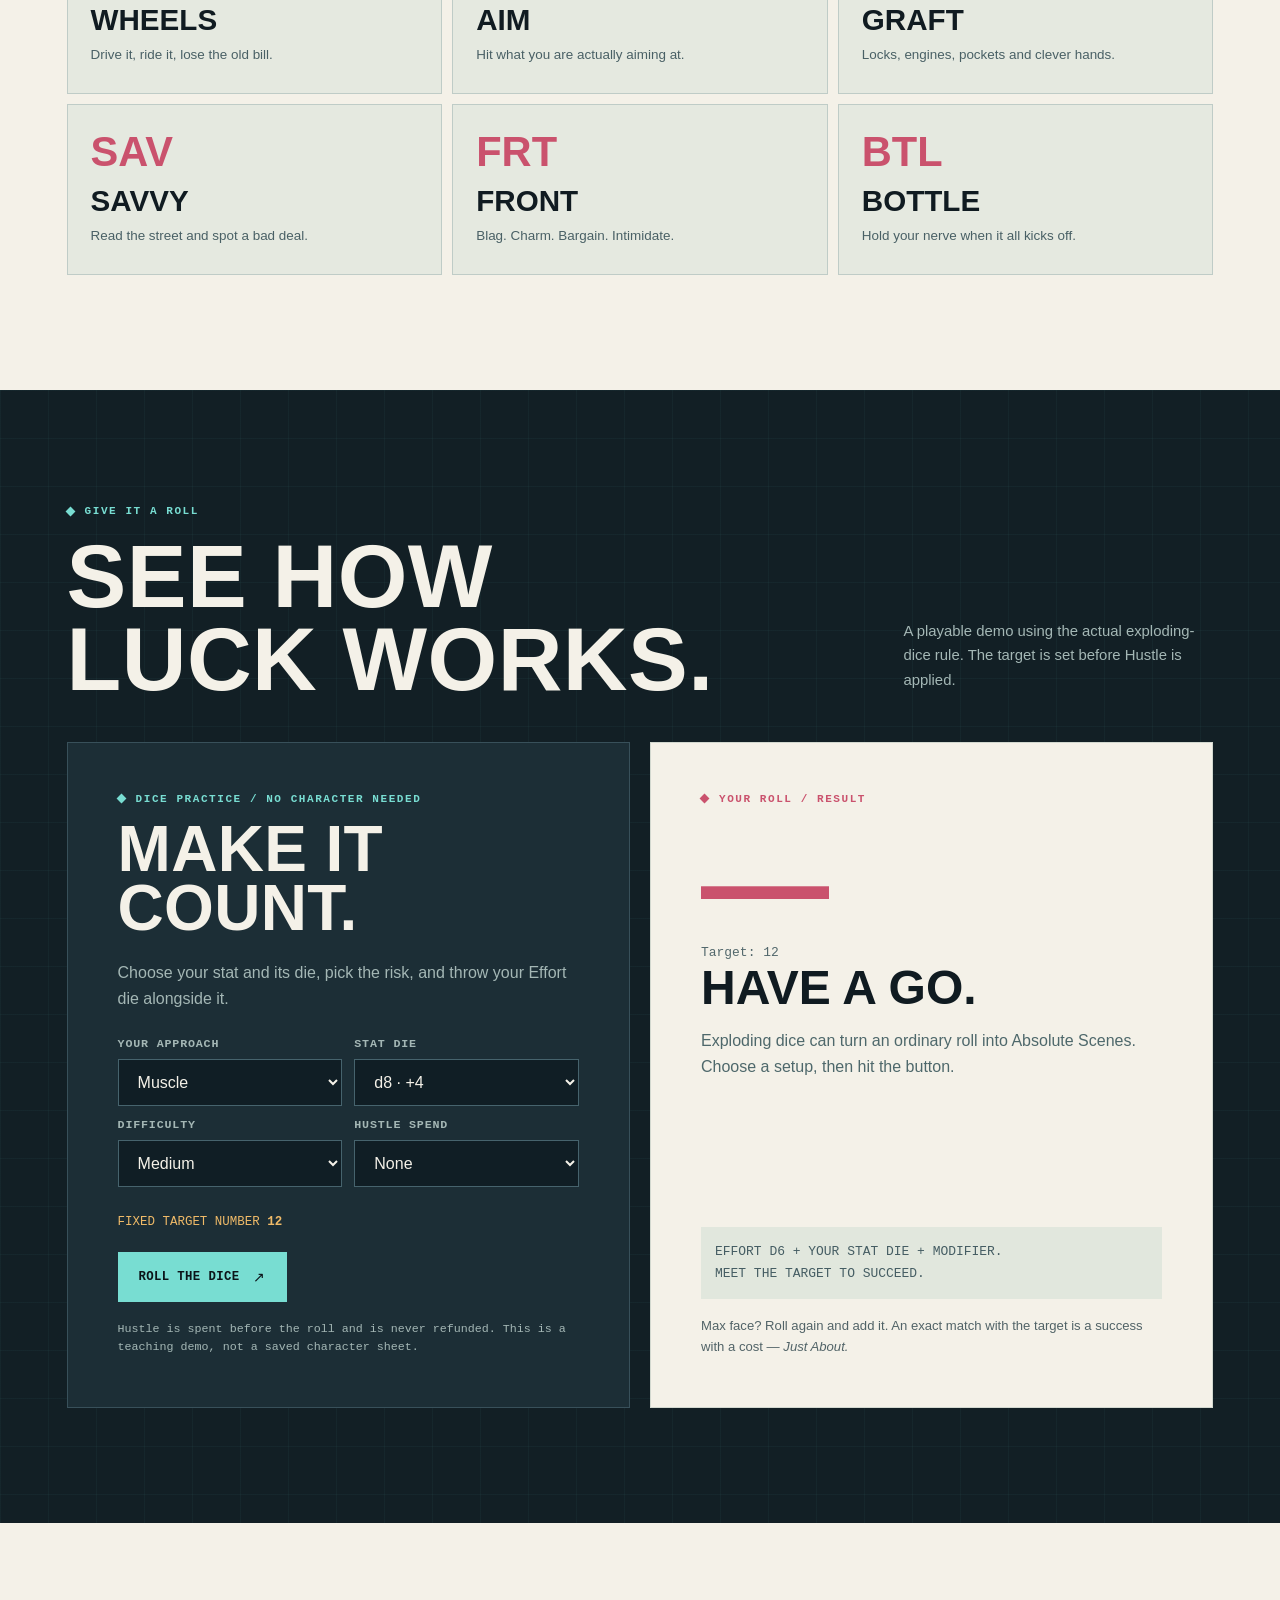
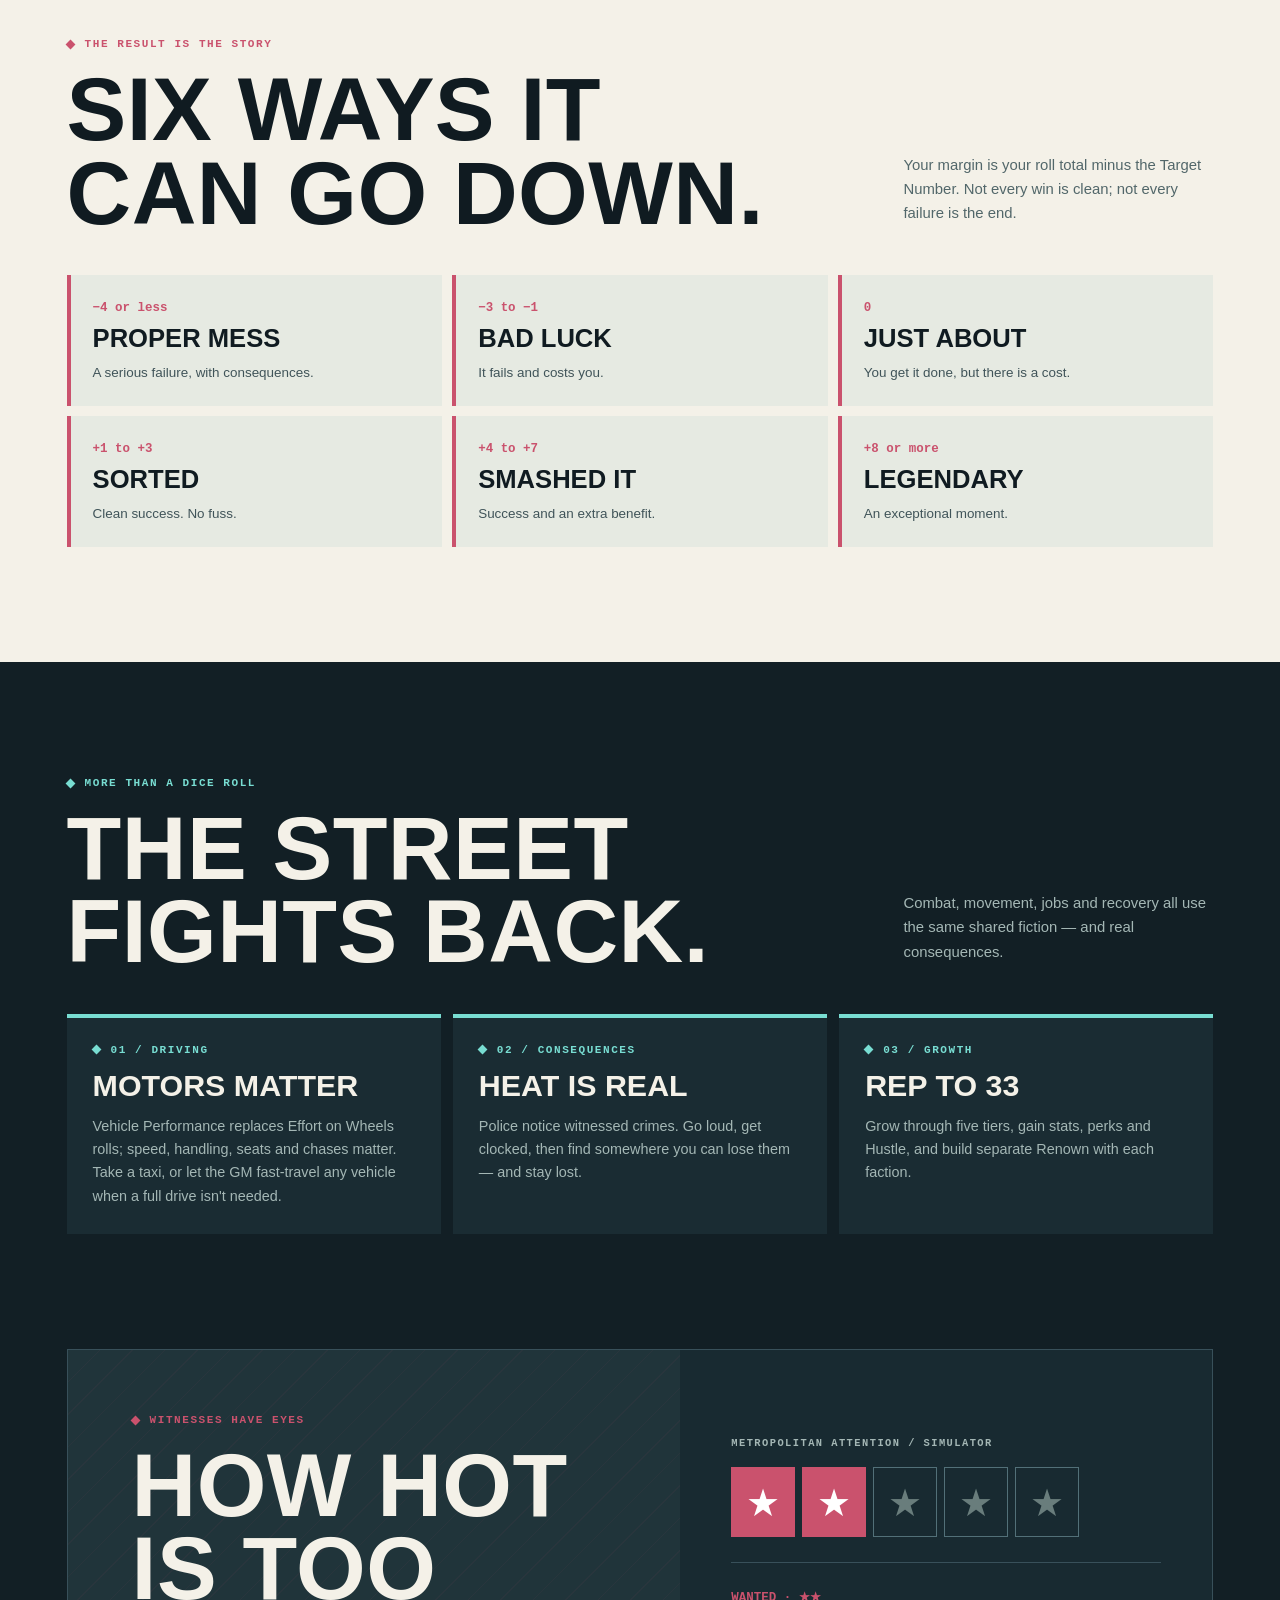
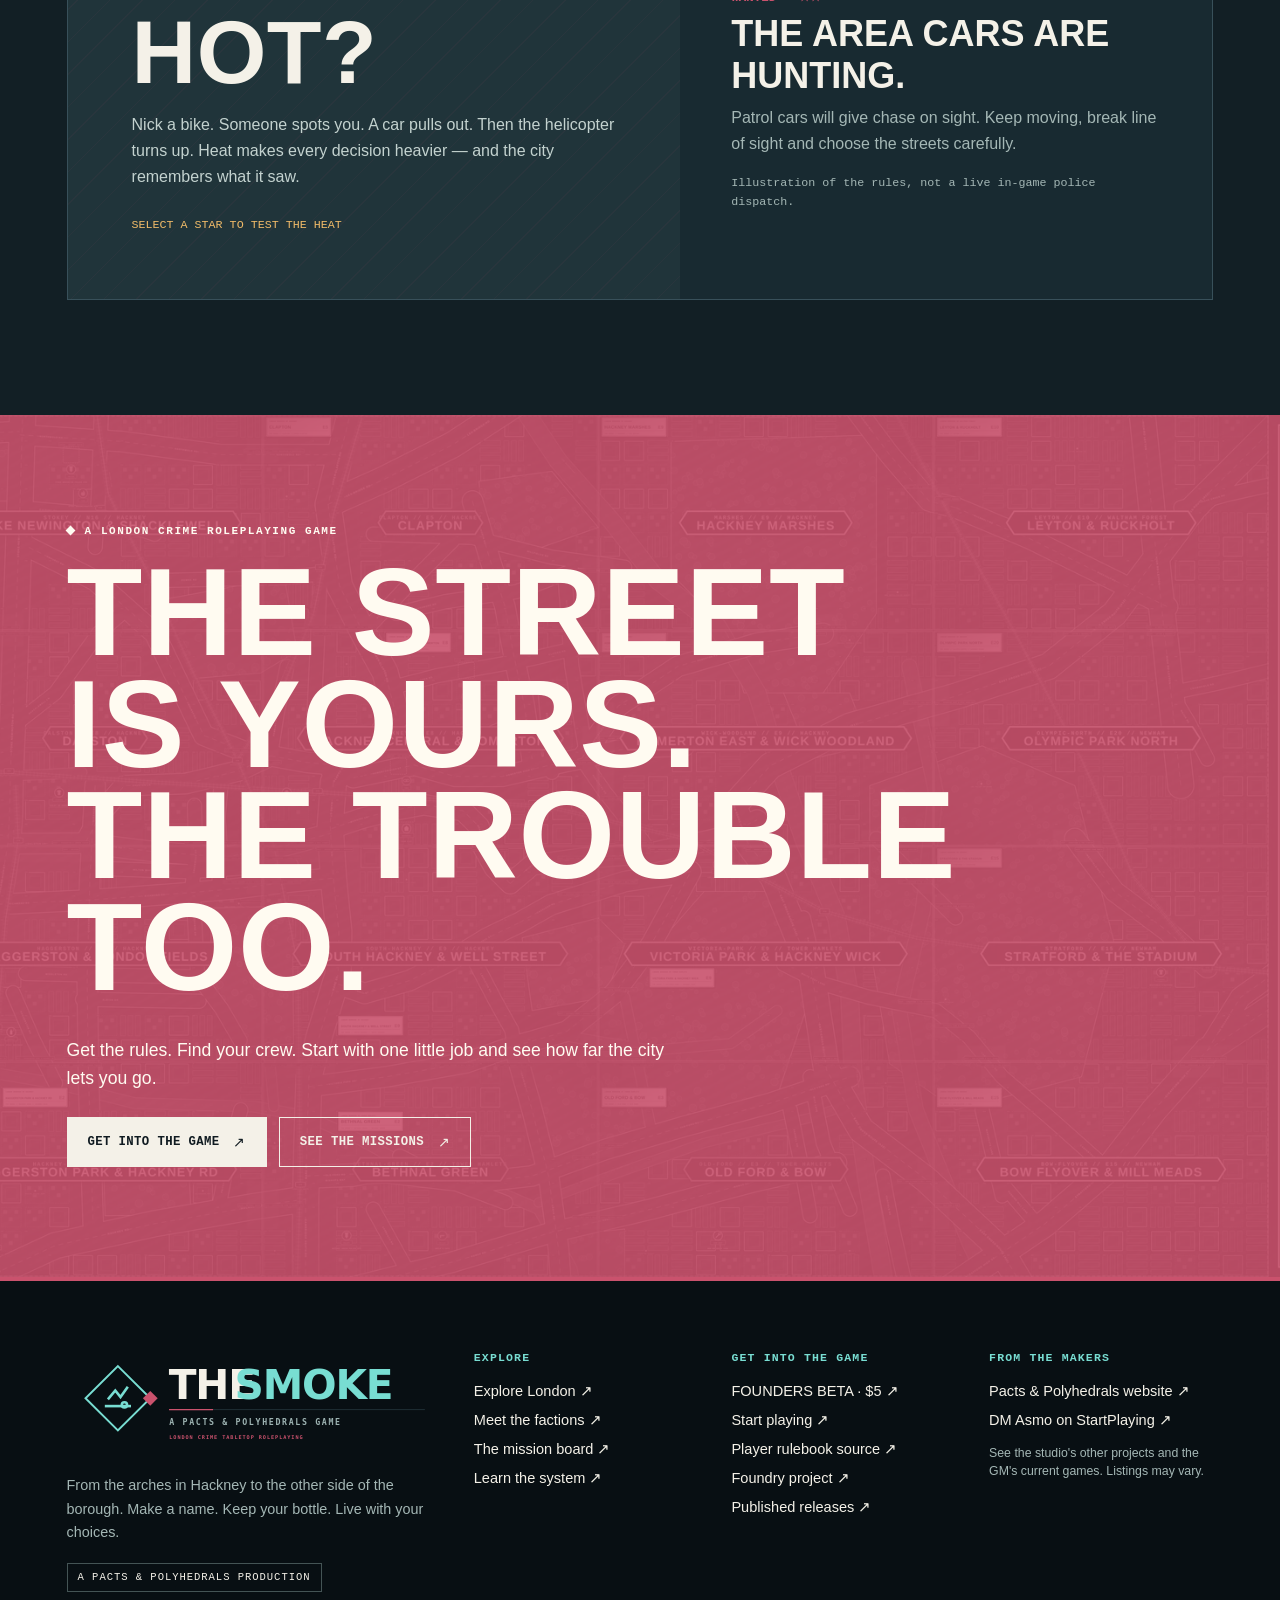
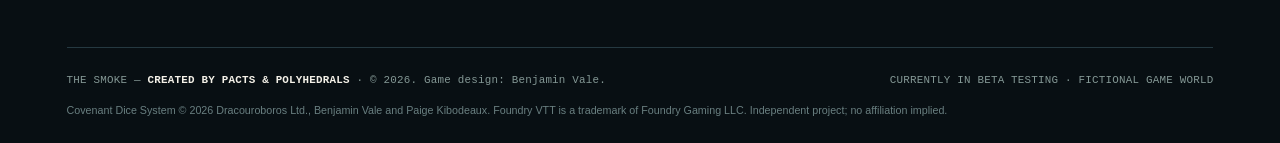
<file: rules.html>
<!doctype html><html lang="en"><head><meta charset="utf-8"><meta name="viewport" content="width=device-width, initial-scale=1"><meta name="color-scheme" content="dark light"><meta name="theme-color" content="#121f25"><title>The Rules | The Smoke</title><meta name="description" content="Learn the nine stats and play an accurate exploding-dice demo of The Smoke Covenant Dice System. Currently in beta testing."><meta property="og:type" content="website"><meta property="og:title" content="The Rules | The Smoke"><meta property="og:description" content="Learn the nine stats and play an accurate exploding-dice demo of The Smoke Covenant Dice System. Currently in beta testing."><meta name="robots" content="index,follow"><link rel="icon" type="image/svg+xml" href="assets/brand/logos/The-Smoke-Corrected-Favicon.svg"><link rel="apple-touch-icon" href="assets/brand/logos/The-Smoke-Corrected-Favicon.png"><link rel="stylesheet" href="css/site.css"><script src="js/content.js" defer></script><script src="js/site.js" defer></script></head><body><a class="skip" href="#main">Skip to content</a>
<header class="site-header"><div class="header-inner">
 <a class="brand" href="index.html" aria-label="The Smoke — homepage"><span class="brand-symbol"><img src="assets/brand/logos/The-Smoke-Symbol-Transparent.svg" width="112" height="112" alt="" aria-hidden="true"></span><span class="brand-type"><img class="brand-wordmark" src="assets/brand/logos/The-Smoke-Wordmark-Only-Transparent.svg" width="1190" height="360" alt="THE SMOKE — A Pacts &amp; Polyhedrals Game" decoding="async"></span></a>
 <button type="button" id="menu-toggle" class="menu-button" aria-controls="site-nav" aria-expanded="false" aria-label="Open menu">☰</button>
 <nav class="nav" id="site-nav" aria-label="Main navigation"><a href="index.html" class="">The Game</a><a href="city.html" class="">The City</a><a href="factions.html" class="">Factions</a><a href="rules.html" class="" aria-current="page">The Rules</a><a href="missions.html" class="">Missions</a><a class="founder-link" href="https://pacts-and-polyhedrals.github.io/pacts/the-smoke.html" aria-label="The Smoke Founders Beta product page at Pacts and Polyhedrals">FOUNDERS BETA · $5 <span aria-hidden="true">↗</span></a><a href="play.html" class="nav-cta">Get Playing</a></nav></div></header><div class="beta-strip" role="status" aria-label="The Smoke beta testing status"><div class="container beta-strip-inner"><div class="beta-strip-copy"><span class="beta-strip-label">BETA TESTING</span><p><strong>The Smoke is currently in beta testing.</strong> Rules, missions and Foundry tools are still being refined.</p></div><a href="play.html#beta-status" class="beta-strip-link">BETA DETAILS <span aria-hidden="true">&#8599;</span></a></div></div><main id="main"><div class="founder-shop-strip"><span>THE SMOKE IS IN BETA TESTING</span><span class="founder-shop-divider" aria-hidden="true">◆</span><span>FIRST 100 FOUNDING SUPPORTERS · $5 FOR BETA ACCESS</span><a href="https://pacts-and-polyhedrals.github.io/pacts/the-smoke.html" aria-label="View the Founders Beta offer">DISCOVER THE OFFER ↗</a></div><section class="page-hero"><div class="container"><div class="breadcrumbs"><a href="index.html">THE SMOKE</a> / RULES</div><div class="eyebrow cyan">THE SYSTEM / 003</div><h1>KEEP<br>YOUR<br>BOTTLE.</h1><p class="lead">Nine street stats. Two exploding dice. Six ways for a job to go. The Covenant Dice System is quick to learn and hard to forget. These rules are currently in beta testing.</p><div class="hero-bottomline"><span>125 JOBS · 12 FACTIONS · ONE CITY</span><span>NORTH &amp; EAST LONDON / THE SMOKE</span></div></div></section>
<section class="section section-paper"><div class="container"><div class="section-heading"><div><div class="eyebrow pink">YOUR CHARACTER RECORD</div><h2>NINE WAYS<br>TO HANDLE IT.</h2></div><p class="section-side">Every stat has a die. Your choice of approach matters as much as the size of it.</p></div><div class="stats-grid"><article class="stat-tile"><b>MUS</b><h3>MUSCLE</h3><p>Lift. Shove. Kick the door in.</p></article><article class="stat-tile"><b>GRT</b><h3>GRIT</h3><p>Stay standing when everything hurts.</p></article><article class="stat-tile"><b>MOV</b><h3>MOVES</h3><p>Dodge. Run. Climb. Slip away.</p></article><article class="stat-tile"><b>WHL</b><h3>WHEELS</h3><p>Drive it, ride it, lose the old bill.</p></article><article class="stat-tile"><b>AIM</b><h3>AIM</h3><p>Hit what you are actually aiming at.</p></article><article class="stat-tile"><b>GRF</b><h3>GRAFT</h3><p>Locks, engines, pockets and clever hands.</p></article><article class="stat-tile"><b>SAV</b><h3>SAVVY</h3><p>Read the street and spot a bad deal.</p></article><article class="stat-tile"><b>FRT</b><h3>FRONT</h3><p>Blag. Charm. Bargain. Intimidate.</p></article><article class="stat-tile"><b>BTL</b><h3>BOTTLE</h3><p>Hold your nerve when it all kicks off.</p></article></div></div></section>
<section class="section section-dark section-grid"><div class="container"><div class="section-heading"><div><div class="eyebrow cyan">GIVE IT A ROLL</div><h2>SEE HOW<br>LUCK WORKS.</h2></div><p class="section-side">A playable demo using the actual exploding-dice rule. The target is set before Hustle is applied.</p></div><div class="dice-area">
<form class="dice-form" id="dice-demo"><div class="eyebrow cyan">DICE PRACTICE / NO CHARACTER NEEDED</div><h2>MAKE IT<br>COUNT.</h2><p>Choose your stat and its die, pick the risk, and throw your Effort die alongside it.</p><div class="dice-controls"><div class="form-field"><label for="demo-stat">YOUR APPROACH</label><select id="demo-stat"><option value="MUSCLE">Muscle</option><option value="GRIT">Grit</option><option value="MOVES">Moves</option><option value="WHEELS">Wheels</option><option value="AIM">Aim</option><option value="GRAFT">Graft</option><option value="SAVVY">Savvy</option><option value="FRONT">Front</option><option value="BOTTLE">Bottle</option></select></div><div class="form-field"><label for="demo-die">STAT DIE</label><select id="demo-die"><option value="4">d4 · +2</option><option value="6">d6 · +3</option><option value="8" selected>d8 · +4</option><option value="10">d10 · +5</option><option value="12">d12 · +6</option><option value="20">d20 · +10 (Empire)</option></select></div><div class="form-field"><label for="demo-difficulty">DIFFICULTY</label><select id="demo-difficulty"><option>Easy</option><option selected>Medium</option><option>Hard</option><option>Long Shot</option></select></div><div class="form-field"><label for="demo-hustle">HUSTLE SPEND</label><select id="demo-hustle"><option value="none">None</option><option value="step">1 · Step Effort up</option><option value="roll">2 · On a Roll</option></select></div></div><p class="mono" style="font-size:.78rem;color:var(--amber);margin:0 0 20px">FIXED TARGET NUMBER <strong id="demo-tn">12</strong></p><button class="btn arrow" type="submit">ROLL THE DICE</button><p class="fineprint" style="margin-top:18px">Hustle is spent before the roll and is never refunded. This is a teaching demo, not a saved character sheet.</p></form>
<div class="dice-result" id="dice-result" aria-live="polite"><div class="eyebrow pink">YOUR ROLL / RESULT</div><div class="dice-roll-total" id="dice-total">—</div><div class="mono" style="font-size:.81rem;color:#52686c" id="dice-margin">Target: 12</div><h3 class="dice-outcome" id="dice-outcome">HAVE A GO.</h3><p style="color:#4e686b" id="dice-description">Exploding dice can turn an ordinary roll into Absolute Scenes. Choose a setup, then hit the button.</p><div class="dice-breakdown" id="dice-breakdown">EFFORT D6 + YOUR STAT DIE + MODIFIER.<br>MEET THE TARGET TO SUCCEED.</div><p class="dice-caption">Max face? Roll again and add it. An exact match with the target is a success with a cost — <em>Just About.</em></p></div></div></div></section>
<section class="section section-paper"><div class="container"><div class="section-heading"><div><div class="eyebrow pink">THE RESULT IS THE STORY</div><h2>SIX WAYS IT<br>CAN GO DOWN.</h2></div><p class="section-side">Your margin is your roll total minus the Target Number. Not every win is clean; not every failure is the end.</p></div><div class="outcome-grid"><article><b>−4 or less</b><h3>PROPER MESS</h3><p>A serious failure, with consequences.</p></article><article><b>−3 to −1</b><h3>BAD LUCK</h3><p>It fails and costs you.</p></article><article><b>0</b><h3>JUST ABOUT</h3><p>You get it done, but there is a cost.</p></article><article><b>+1 to +3</b><h3>SORTED</h3><p>Clean success. No fuss.</p></article><article><b>+4 to +7</b><h3>SMASHED IT</h3><p>Success and an extra benefit.</p></article><article><b>+8 or more</b><h3>LEGENDARY</h3><p>An exceptional moment.</p></article></div></div></section>
<section class="section section-dark"><div class="container"><div class="section-heading"><div><div class="eyebrow cyan">MORE THAN A DICE ROLL</div><h2>THE STREET<br>FIGHTS BACK.</h2></div><p class="section-side">Combat, movement, jobs and recovery all use the same shared fiction — and real consequences.</p></div><div class="rule-list"><article><div class="eyebrow cyan">01 / DRIVING</div><h3>MOTORS MATTER</h3><p>Vehicle Performance replaces Effort on Wheels rolls; speed, handling, seats and chases matter. Take a taxi, or let the GM fast-travel any vehicle when a full drive isn't needed.</p></article><article><div class="eyebrow cyan">02 / CONSEQUENCES</div><h3>HEAT IS REAL</h3><p>Police notice witnessed crimes. Go loud, get clocked, then find somewhere you can lose them — and stay lost.</p></article><article><div class="eyebrow cyan">03 / GROWTH</div><h3>REP TO 33</h3><p>Grow through five tiers, gain stats, perks and Hustle, and build separate Renown with each faction.</p></article></div></div></section>
<section class="section section-dark" style="padding-top:0"><div class="container"><div class="heat-block reveal"><div class="heat-intro"><div class="eyebrow pink">WITNESSES HAVE EYES</div><h2>HOW HOT<br>IS TOO HOT?</h2><p>Nick a bike. Someone spots you. A car pulls out. Then the helicopter turns up. Heat makes every decision heavier — and the city remembers what it saw.</p><p class="mono" style="margin-top:26px;color:var(--amber);font-size:.73rem">SELECT A STAR TO TEST THE HEAT</p></div><div class="heat-control" data-heat data-initial-heat="2"><div class="overline">METROPOLITAN ATTENTION / SIMULATOR</div><div class="heat-stars" role="group" aria-label="Choose Heat level"><button type="button" data-star="1" aria-pressed="false">★</button><button type="button" data-star="2" aria-pressed="false">★</button><button type="button" data-star="3" aria-pressed="false">★</button><button type="button" data-star="4" aria-pressed="false">★</button><button type="button" data-star="5" aria-pressed="false">★</button></div><div class="heat-state" aria-live="polite"><div class="state-code" data-heat-label>WANTED</div><h3 data-heat-title>Area cars are hunting.</h3><p data-heat-detail>Patrol cars will give chase on sight.</p></div><p class="fineprint" style="margin-top:17px">Illustration of the rules, not a live in-game police dispatch.</p></div></div></div></section><section class="big-cta"><div class="container reveal"><div class="eyebrow">A London crime roleplaying game</div><h2>THE STREET<br>IS YOURS.<br>THE TROUBLE TOO.</h2><p>Get the rules. Find your crew. Start with one little job and see how far the city lets you go.</p><div class="button-row"><a class="btn paper arrow" href="play.html">GET INTO THE GAME</a><a class="btn outline arrow" href="missions.html">SEE THE MISSIONS</a></div></div></section></main><footer class="site-footer"><div class="container">
 <div class="footer-inner"><div><a class="footer-logo footer-brand-lockup" href="index.html" aria-label="The Smoke homepage"><img src="assets/brand/logos/The-Smoke-Full-Logo-Horizontal-Transparent.svg" width="1580" height="442" loading="lazy" decoding="async" alt="The Smoke — a Pacts &amp; Polyhedrals game"></a><p class="footer-pitch">From the arches in Hackney to the other side of the borough. Make a name. Keep your bottle. Live with your choices.</p><span class="tag">A PACTS &amp; POLYHEDRALS PRODUCTION</span></div>
 <div><div class="footer-heading">Explore</div><div class="footer-links"><a href="city.html">Explore London ↗</a><a href="factions.html">Meet the factions ↗</a><a href="missions.html">The mission board ↗</a><a href="rules.html">Learn the system ↗</a></div></div>
 <div><div class="footer-heading">Get into the game</div><div class="footer-links"><a href="https://pacts-and-polyhedrals.github.io/pacts/the-smoke.html" target="_blank" rel="noopener noreferrer">FOUNDERS BETA · $5 ↗</a><a href="play.html">Start playing ↗</a><a href="downloads/The-Smoke-Player-Rulebook-Homebrewery.txt" download>Player rulebook source ↗</a><a href="https://github.com/pacts-and-polyhedrals/the-smoke" target="_blank" rel="noopener noreferrer">Foundry project ↗</a><a href="https://github.com/pacts-and-polyhedrals/the-smoke/releases" target="_blank" rel="noopener noreferrer">Published releases ↗</a></div></div><div class="footer-studio-links"><div class="footer-heading">From the makers</div><div class="footer-links"><a href="https://pacts-and-polyhedrals.github.io/pacts" target="_blank" rel="noopener noreferrer">Pacts &amp; Polyhedrals website &#8599;</a><a href="https://startplaying.games/gm/dmasmo" target="_blank" rel="noopener noreferrer">DM Asmo on StartPlaying &#8599;</a></div><p class="footer-studio-note">See the studio's other projects and the GM's current games. Listings may vary.</p></div></div>
 <div class="footer-bottom"><div class="footer-credit">THE SMOKE — <strong>CREATED BY PACTS &amp; POLYHEDRALS</strong> · © 2026. Game design: Benjamin Vale.</div><div>CURRENTLY IN BETA TESTING · FICTIONAL GAME WORLD</div></div>
 <p style="font-size:.67rem;color:#697f80;margin-top:12px">Covenant Dice System © 2026 Dracouroboros Ltd., Benjamin Vale and Paige Kibodeaux. Foundry VTT is a trademark of Foundry Gaming LLC. Independent project; no affiliation implied.</p>
 </div></footer><button type="button" id="blower-toggle" class="blower-toggle" aria-controls="blower-dock" aria-expanded="false" aria-label="Open the Blower" title="Open the Blower">▣</button>
 <aside class="blower-dock" id="blower-dock" aria-label="Blower phone preview" aria-hidden="true"><div class="blower-top"><span>▣ THE BLOWER / 01</span><button type="button" id="blower-close" aria-label="Close the Blower">×</button></div>
 <div class="blower-tabs" role="tablist" aria-label="Blower functions"><button type="button" role="tab" data-blower-tab="messages" aria-selected="true">MESSAGES</button><button type="button" role="tab" data-blower-tab="map" aria-selected="false">SAT NAV</button><button type="button" role="tab" data-blower-tab="radio" aria-selected="false">RADIO</button></div>
 <div class="blower-content"><div class="blower-panel active" data-blower-panel="messages"><div class="eyebrow">01 / INBOX</div><div class="blower-message"><small>AUNTIE PAT — 21:46</small>Oi. Rent's not gonna pay itself. Get round the arches. Got a little job for you. Nothing fancy. Bring your bike lock.</div><p class="fineprint" style="margin-top:15px">A flavour preview of the in-game Blower, not a live character phone.</p></div>
 <div class="blower-panel" data-blower-panel="map"><div class="eyebrow">02 / NEXT TURN</div><div class="blower-message"><small>ROUTE READY</small>HACKNEY CENTRAL → THE ARCHES<br><span style="color:#78ddd2">Follow the road. Watch the exits.</span></div><a class="btn" style="margin-top:15px" href="city.html">OPEN THE CITY ATLAS ↗</a></div>
 <div class="blower-panel" data-blower-panel="radio"><div class="eyebrow">03 / LIVE FREQUENCIES</div><p style="font-size:.81rem;color:#b5c7c4;margin-bottom:15px">The Foundry game tunes real stations. Explore their websites here; audio plays in-game, not on this preview.</p><div class="blower-stations"><a href="https://rudefm.com/" target="_blank" rel="noopener noreferrer">RUDE FM ↗</a><a href="https://www.pointblankradio.com/" target="_blank" rel="noopener noreferrer">POINT BLANK ↗</a><a href="https://visionradiouk.com/" target="_blank" rel="noopener noreferrer">VISION RADIO ↗</a><a href="https://flexfm.co.uk/" target="_blank" rel="noopener noreferrer">FLEX FM ↗</a></div></div></div>
 <div class="blower-foot"><span>EAST LONDON / NO SERVICE CHARGE</span><span>▂▄▆█</span></div></aside></body></html>
</file>
<file: css/site.css>
/* THE SMOKE — standalone website | Pacts & Polyhedrals | 2026 */
:root{--ink:#101b21;--midnight:#121f25;--deep:#0b1419;--board:#182931;--panel:#203039;--stroke:#38505a;--paper:#f4f1e8;--paper2:#e2e8de;--white:#fffbf1;--pink:#ca526d;--hot:#ff7b9b;--mint:#78ddd2;--amber:#efba68;--muted:#a4b7b5;--darkmuted:#52676a;--measure:1160px;--gutter:clamp(20px,5.2vw,78px);--head:'Impact','Arial Narrow','Franklin Gothic Heavy','Arial Black',sans-serif;--mono:'Lucida Console','Courier New',monospace;--text:Arial,Helvetica,sans-serif}
*{box-sizing:border-box}html{scroll-behavior:smooth}body{margin:0;background:var(--deep);color:var(--paper);font-family:var(--text);-webkit-font-smoothing:antialiased;overflow-x:hidden}body.dialog-open{overflow:hidden}::selection{background:var(--pink);color:#fff}a{color:inherit;text-decoration:none}button,input,select{font:inherit}button{cursor:pointer}button:disabled{cursor:not-allowed}img{max-width:100%;display:block}svg{display:block}h1,h2,h3,h4,p{margin:0}h1,h2,h3{font-weight:800}h1,h2,.display,.title-giant{font-family:var(--head);font-stretch:condensed;font-weight:900;letter-spacing:.005em;line-height:.93;text-transform:uppercase}p{line-height:1.62}ul{padding-left:1.15rem}address{font-style:normal}.container{width:min(calc(100% - 2*var(--gutter)),var(--measure));margin-inline:auto}.screen-reader{position:absolute;width:1px;height:1px;padding:0;margin:-1px;overflow:hidden;clip:rect(0,0,0,0);white-space:nowrap;border:0}.skip{position:absolute;top:-80px;left:12px;z-index:300;background:var(--mint);color:var(--deep);padding:12px 20px}.skip:focus{top:12px}.eyebrow{font-family:var(--mono);font-size:.69rem;letter-spacing:.14em;font-weight:700;text-transform:uppercase;display:flex;align-items:center;gap:11px}.eyebrow:before{content:"";width:7px;height:7px;background:currentColor;transform:rotate(45deg);flex-shrink:0}.eyebrow.cyan{color:var(--mint)}.eyebrow.pink{color:var(--pink)}.eyebrow.amber{color:var(--amber)}.mono{font-family:var(--mono)}.smallcaps{text-transform:uppercase;letter-spacing:.12em;font-weight:800;font-size:.72rem}.lead{font-size:clamp(1.03rem,1.6vw,1.28rem);line-height:1.58}.muted{color:var(--muted)}.accent{color:var(--mint)}.pink-text{color:var(--pink)}.amber-text{color:var(--amber)}.serif{font-family:Georgia,serif}.section{padding-block:clamp(74px,9vw,142px);position:relative}.section-dark{background:var(--midnight)}.section-paper{background:var(--paper);color:var(--ink)}.section-grid{background-image:linear-gradient(90deg,rgba(120,221,210,.038) 1px,transparent 1px),linear-gradient(rgba(120,221,210,.038) 1px,transparent 1px);background-size:48px 48px}.section-heading{display:flex;align-items:end;gap:30px;justify-content:space-between;margin-bottom:40px}.section-heading h2{font-size:clamp(3rem,7vw,6.7rem);max-width:820px}.section-heading .section-side{max-width:310px;color:var(--muted);font-size:.93rem;padding-bottom:10px}.section-paper .section-heading .section-side{color:var(--darkmuted)}.section-heading .eyebrow{margin-bottom:18px}.divider-line{height:1px;background:var(--stroke);opacity:.7}.overline{font:700 .65rem var(--mono);letter-spacing:.14em;text-transform:uppercase}.button-row{display:flex;gap:12px;flex-wrap:wrap;align-items:center}.btn{display:inline-flex;align-items:center;justify-content:center;gap:14px;min-height:50px;padding:12px 20px;background:var(--mint);color:var(--deep);border:1px solid var(--mint);font-family:var(--mono);font-weight:700;letter-spacing:.03em;font-size:.77rem;text-transform:uppercase;transition:background .2s,border-color .2s,transform .2s}.btn:hover{background:#acfff3;border-color:#acfff3;transform:translateY(-2px)}.btn:focus-visible,.menu-button:focus-visible,.nav a:focus-visible,button:focus-visible,a:focus-visible,input:focus-visible,select:focus-visible{outline:3px solid var(--amber);outline-offset:3px}.btn.outline{background:transparent;color:var(--paper);border-color:#82999b}.btn.outline:hover{background:rgba(120,221,210,.12);border-color:var(--mint)}.btn.dark{background:var(--ink);color:var(--paper);border-color:var(--ink)}.btn.dark:hover{background:#2c414b}.btn.pink{background:var(--pink);color:var(--paper);border-color:var(--pink)}.btn.paper{background:var(--paper);color:var(--ink);border-color:var(--paper)}.arrow:after{content:'↗';font-size:1.15em;font-family:Arial,sans-serif;font-weight:400}.line-link{font-family:var(--mono);font-weight:800;text-transform:uppercase;letter-spacing:.05em;font-size:.8rem;display:inline-flex;align-items:center;gap:12px;padding-bottom:7px;border-bottom:1px solid currentColor}.line-link:hover{color:var(--mint)}.section-paper .line-link:hover{color:var(--pink)}.tag{display:inline-flex;align-items:center;gap:8px;font-family:var(--mono);font-size:.66rem;text-transform:uppercase;letter-spacing:.09em;border:1px solid rgba(151,178,176,.42);padding:7px 10px;line-height:1.2}.tag.filled{background:var(--mint);color:var(--ink);border-color:var(--mint)}.chapter-mark{font:700 .67rem var(--mono);color:var(--muted);letter-spacing:.13em;text-transform:uppercase}
/* Navigation */
.site-header{position:sticky;top:0;z-index:90;height:80px;display:flex;align-items:center;background:rgba(10,20,25,.94);backdrop-filter:blur(18px);border-bottom:1px solid #35454b}.header-inner{width:100%;max-width:1600px;margin:auto;padding:0 var(--gutter);display:flex;align-items:center;justify-content:space-between;gap:25px}.brand{display:flex;align-items:center;gap:12px;flex-shrink:0}.brand-symbol{width:35px;height:35px;display:grid;place-items:center;border:1.5px solid var(--mint);color:var(--mint);transform:rotate(45deg);position:relative}.brand-symbol:after{content:'';height:8px;width:8px;background:var(--pink);position:absolute;right:-4px;top:-4px}.brand-symbol svg{width:24px;transform:rotate(-45deg)}.brand-name{font:900 1.75rem/1 var(--head);letter-spacing:.02em}.brand-name span{color:var(--mint)}.brand-sub{display:block;margin-top:4px;font:700 .57rem var(--mono);letter-spacing:.17em;color:var(--muted);text-transform:uppercase}.nav{display:flex;align-items:center;gap:clamp(15px,2.5vw,34px)}.nav a{font:700 .72rem var(--mono);letter-spacing:.07em;position:relative;text-transform:uppercase;color:#bfcac7;transition:color .2s}.nav a:hover,.nav a[aria-current="page"]{color:var(--mint)}.nav a[aria-current="page"]:after{content:'';position:absolute;left:0;right:0;bottom:-30px;height:3px;background:var(--mint)}.nav-cta{color:var(--deep)!important;background:var(--amber);padding:13px 16px;border:1px solid var(--amber)}.nav-cta:hover{background:var(--mint)}.nav-cta[aria-current="page"]:after{display:none}.menu-button{display:none;background:none;border:1px solid var(--stroke);color:var(--paper);padding:10px 12px;font-size:1.2rem}
/* Hero + media */
.hero{position:relative;min-height:calc(100vh - 80px);max-height:980px;background:var(--midnight);overflow:hidden;display:flex;align-items:center;isolation:isolate}.hero:before{content:'';position:absolute;inset:0;z-index:-1;background:radial-gradient(circle at 70% 40%,#263e45 0,transparent 45%),repeating-linear-gradient(90deg,rgba(120,221,210,.025) 0 1px,transparent 1px 63px)}.hero:after{content:'LONDON / N51.55°';position:absolute;right:12px;bottom:16px;color:rgba(242,240,231,.27);font:.59rem var(--mono);letter-spacing:.19em}.hero-inner{position:relative;width:min(calc(100% - 2*var(--gutter)),1420px);margin-inline:auto;display:grid;grid-template-columns:minmax(0,1.02fr) minmax(0,.98fr);align-items:center;min-height:720px;padding:52px 0 70px;gap:2vw}.hero-copy{z-index:3;position:relative;padding-right:0}.hero-copy .eyebrow{margin-bottom:34px}.hero-title{font-size:clamp(6rem,13.5vw,13rem);line-height:.75;letter-spacing:-.025em;text-wrap:nowrap;text-shadow:0 6px 35px rgba(0,0,0,.2)}.hero-title span{display:block}.hero-title .smoke-word{color:var(--mint);margin-left:clamp(9px,2vw,25px);font-style:italic}.hero-kicker{font:900 clamp(1.3rem,2.9vw,2.7rem)/1.08 var(--head);text-transform:uppercase;letter-spacing:.025em;max-width:520px;margin:34px 0 16px}.hero-copy .desc{color:#c6d2cf;max-width:450px;font-size:1.03rem;margin-bottom:29px}.hero-map{position:relative;transform:rotate(2.5deg);width:115%;margin-left:-12%;max-width:800px;aspect-ratio:.98;filter:drop-shadow(10px 35px 38px rgba(0,0,0,.46))}.hero-map:before{content:'';position:absolute;inset:5%;border:1px dashed rgba(196,212,212,.27);z-index:3;pointer-events:none}.hero-map-image{position:absolute;inset:4%;overflow:hidden;background:#16232b;border:1px solid #668481;box-shadow:inset 0 0 0 11px rgba(8,15,19,.7)}.hero-map-image img{width:100%;height:100%;object-fit:cover;object-position:56% center;filter:saturate(.88) contrast(1.12)}.hero-map-image:after{content:'';position:absolute;inset:0;background:linear-gradient(0deg,rgba(10,20,25,.76),transparent 40%,rgba(7,13,16,.25))}.map-overlay-top,.map-overlay-bottom{position:absolute;z-index:5;left:-1%;right:-1%;display:flex;align-items:center;justify-content:space-between;gap:10px;background:var(--paper);color:var(--ink);padding:12px 16px;font:700 .7rem var(--mono);text-transform:uppercase}.map-overlay-top{top:0;transform:rotate(-2deg)}.map-overlay-bottom{bottom:0;transform:rotate(-1deg)}.map-overlay-top b{background:var(--pink);color:#fff;padding:7px}.hero-map-marker{position:absolute;z-index:6;top:49%;left:51%;transform:translate(-50%,-50%);display:grid;place-items:center;width:77px;height:77px;border-radius:50%;background:rgba(120,221,210,.15);border:1px dashed var(--mint);box-shadow:0 0 0 24px rgba(120,221,210,.06)}.hero-map-marker:after{content:'';width:17px;height:17px;border-radius:50%;background:var(--mint);border:4px solid var(--deep);box-shadow:0 0 0 4px var(--mint)}.hero-route{position:absolute;z-index:5;right:-2%;bottom:18%;padding:15px 18px;color:var(--ink);background:var(--amber);width:210px;transform:rotate(-5deg);box-shadow:8px 8px 0 #10191c}.hero-route strong{font:900 1.23rem var(--head);display:block;margin:6px 0}.hero-route p{font:.69rem/1.5 var(--mono)}.vertical-rail{position:absolute;top:28px;right:calc(var(--gutter) - 10px);writing-mode:vertical-rl;font:700 .59rem var(--mono);letter-spacing:.24em;color:var(--muted);z-index:4}.marquee{overflow:hidden;background:var(--amber);color:var(--ink);border-block:2px solid var(--deep);padding:13px 0}.marquee-track{display:flex;gap:34px;white-space:nowrap;justify-content:space-around;min-width:1200px;font:900 1.06rem var(--head);letter-spacing:.055em;text-transform:uppercase}.marquee-track i{font-style:normal;color:var(--pink)}
/* Homepage intro / stats / features */
.metric-row{display:grid;grid-template-columns:repeat(4,1fr);border:1px solid var(--stroke);margin-top:34px}.metric{padding:23px 28px;border-right:1px solid var(--stroke);display:flex;flex-direction:column;gap:4px}.metric:last-child{border-right:none}.metric strong{font:900 clamp(2.5rem,5vw,4.3rem)/1 var(--head);color:var(--mint)}.metric span{font:.66rem var(--mono);letter-spacing:.07em;text-transform:uppercase;color:var(--muted)}.intro-grid{display:grid;grid-template-columns:.9fr 1.1fr;gap:clamp(35px,8vw,120px);align-items:start}.intro-grid h2{font-size:clamp(4.1rem,8vw,8rem);margin:20px 0 25px}.intro-grid p{max-width:570px;color:#33454a;font-size:1.1rem}.intro-quote{padding:28px 33px;border-left:4px solid var(--pink);background:#e6eae2;font:italic 1.2rem/1.6 Georgia,serif;color:#38484d;margin:35px 0}.story-step{padding:24px 0;display:grid;grid-template-columns:72px 1fr;gap:20px;border-bottom:1px solid #c7cfcb}.story-step:first-child{border-top:1px solid #c7cfcb}.story-step .step-num{font:900 3.5rem/.9 var(--head);color:var(--pink)}.story-step h3{font:900 1.55rem var(--head);text-transform:uppercase;margin-bottom:8px}.story-step p{font-size:.91rem}.feature-grid{display:grid;grid-template-columns:repeat(4,minmax(0,1fr));gap:14px}.feature-card{padding:28px 25px;min-height:295px;border:1px solid var(--stroke);background:rgba(28,47,54,.68);display:flex;flex-direction:column;transition:transform .23s,border-color .23s;position:relative}.feature-card:after{content:'';position:absolute;right:-1px;top:-1px;width:17px;height:17px;background:var(--midnight);clip-path:polygon(100% 0,0 0,100% 100%);border-bottom:1px solid var(--stroke)}.feature-card:hover{transform:translateY(-4px);border-color:var(--mint)}.feature-card .feature-icon{width:47px;height:47px;border:1px solid var(--mint);display:grid;place-items:center;color:var(--mint);font:900 1.45rem var(--head);margin-bottom:auto}.feature-card h3{font:900 clamp(1.6rem,2.3vw,2.2rem) var(--head);text-transform:uppercase;line-height:1;margin:25px 0 12px}.feature-card p{color:#b5c5c2;font-size:.88rem;line-height:1.55}
/* City previews */
.city-teaser{display:grid;grid-template-columns:1.2fr .8fr;min-height:460px;gap:0;border:1px solid var(--stroke)}.city-teaser-map{overflow:hidden;position:relative;background:var(--deep)}.city-teaser-map img{width:100%;height:100%;object-fit:cover;filter:saturate(.85);transition:transform .8s}.city-teaser:hover .city-teaser-map img{transform:scale(1.035)}.map-corner{position:absolute;z-index:2;font:800 .68rem var(--mono);padding:12px;background:var(--paper);color:var(--ink);top:15px;left:15px}.city-teaser-copy{background:#20343b;padding:clamp(24px,4vw,55px);display:flex;flex-direction:column;justify-content:center}.city-teaser-copy h3{font:900 clamp(2.6rem,5vw,5rem)/.95 var(--head);text-transform:uppercase;margin:24px 0}.city-teaser-copy p{color:var(--muted);margin-bottom:30px}.district-inline{display:flex;gap:7px;flex-wrap:wrap;margin-bottom:25px}.district-inline span{font:.63rem var(--mono);letter-spacing:.04em;border:1px solid var(--stroke);padding:7px 8px}
/* Factions */
.faction-showcase{display:grid;grid-template-columns:repeat(4,1fr);gap:12px}.faction-preview{background:#0e1b21;border:1px solid var(--stroke);padding:20px;display:flex;flex-direction:column;gap:6px;min-height:265px;transition:transform .25s,border-color .25s}.faction-preview:hover{transform:translateY(-4px);border-color:var(--faction-color,var(--mint))}.faction-preview img{width:104px;height:104px;object-fit:contain;margin-bottom:14px}.faction-preview small{font:700 .67rem var(--mono);color:var(--faction-color,var(--mint));text-transform:uppercase;letter-spacing:.12em}.faction-preview h3{font:900 1.9rem var(--head);text-transform:uppercase}.faction-preview p{font-size:.82rem;line-height:1.5;color:var(--muted)}
/* Heat demo */
.heat-block{display:grid;grid-template-columns:1.07fr .93fr;border:1px solid var(--stroke);overflow:hidden;background:#182a31}.heat-intro{padding:clamp(27px,5vw,70px);background:repeating-linear-gradient(135deg,transparent 0 22px,rgba(202,82,109,.05) 22px 23px),#20343a}.heat-intro h2{font-size:clamp(3.2rem,7vw,6.5rem);margin:18px 0}.heat-intro p{max-width:530px;color:#c3d2cf}.heat-control{padding:clamp(27px,4vw,55px);display:flex;flex-direction:column;justify-content:center}.heat-control .overline{color:var(--muted)}.heat-stars{display:flex;gap:7px;margin:18px 0 25px}.heat-stars button{border:1px solid #527078;background:transparent;color:#697d7c;font-size:clamp(1.6rem,3vw,2.9rem);width:clamp(41px,5vw,65px);height:clamp(45px,6vw,70px);transition:background .2s,color .2s}.heat-stars button.active{background:var(--pink);border-color:var(--pink);color:#fff}.heat-stars button:hover{border-color:var(--paper)}.heat-state{min-height:165px;border-top:1px solid var(--stroke);padding-top:26px}.heat-state .state-code{color:var(--pink);font:700 .78rem var(--mono)}.heat-state h3{font:900 2.25rem var(--head);text-transform:uppercase;margin:8px 0}.heat-state p{color:var(--muted)}
/* Footer */
.site-footer{background:#080f13;border-top:4px solid var(--pink);padding:70px 0 24px}.footer-inner{display:grid;grid-template-columns:1.3fr 1fr 1fr;gap:45px}.footer-logo{font:900 4rem/.85 var(--head);letter-spacing:-.01em}.footer-logo span{color:var(--mint)}.footer-pitch{max-width:370px;margin:19px 0;color:var(--muted);font-size:.9rem}.footer-heading{font:800 .72rem var(--mono);letter-spacing:.1em;color:var(--mint);text-transform:uppercase;margin-bottom:18px}.footer-links{display:grid;gap:12px}.footer-links a{font-size:.91rem;color:var(--paper)}.footer-links a:hover{color:var(--mint)}.footer-bottom{border-top:1px solid #253941;padding-top:24px;margin-top:55px;display:flex;gap:12px;justify-content:space-between;align-items:center;color:#849895;font: .68rem/1.6 var(--mono);letter-spacing:.02em}.footer-credit strong{color:var(--paper)}
/* Interior page hero */
.page-hero{padding:80px 0 62px;background:var(--midnight);position:relative;overflow:hidden;border-bottom:1px solid var(--stroke)}.page-hero:before{content:'';position:absolute;inset:0;background:linear-gradient(90deg,var(--midnight) 45%,rgba(18,31,37,.4)),url('../assets/maps/london-overview.webp') center right/cover;opacity:.37}.page-hero .container{position:relative;z-index:1}.page-hero h1{font-size:clamp(4.9rem,12vw,11rem);line-height:.85;max-width:930px;margin:22px 0 30px}.page-hero .lead{color:#d4ded8;max-width:650px}.page-hero .breadcrumbs{margin-bottom:24px;color:#a1b6b2;font:.69rem var(--mono);letter-spacing:.08em;text-transform:uppercase}.breadcrumbs a:hover{color:var(--mint)}.hero-bottomline{display:flex;justify-content:space-between;align-items:center;gap:20px;border-top:1px solid rgba(182,210,208,.3);padding-top:20px;margin-top:48px;font:.7rem var(--mono);color:#bacac4;text-transform:uppercase}
/* City explorer */
.city-grid-wrap{display:grid;grid-template-columns:360px minmax(0,1fr);gap:25px;align-items:stretch}.city-navigator{background:#1d3038;border:1px solid var(--stroke);padding:20px}.city-navigator h3{font:900 1.9rem var(--head);text-transform:uppercase;margin-bottom:8px}.city-navigator p{font-size:.83rem;color:var(--muted);margin-bottom:22px}.atlas-mini-grid{display:grid;grid-template-columns:repeat(5,1fr);gap:4px;margin-bottom:20px}.atlas-mini-grid button{height:43px;background:#13232c;border:1px solid #3c5861;position:relative;color:var(--paper);font:700 .65rem var(--mono)}.atlas-mini-grid button:hover{border-color:var(--amber)}.atlas-mini-grid button[aria-pressed="true"]{background:var(--mint);border-color:var(--mint);color:var(--ink)}.atlas-mini-grid button:after{content:'';position:absolute;right:4px;bottom:4px;width:4px;height:4px;background:currentColor;opacity:.6}.atlas-map-list{display:grid;gap:4px;max-height:450px;overflow:auto;padding-right:4px}.atlas-map-list button{display:flex;justify-content:space-between;gap:9px;align-items:center;width:100%;background:rgba(10,21,25,.42);border:1px solid transparent;text-align:left;color:var(--paper);padding:11px 12px}.atlas-map-list button strong{font-size:.82rem}.atlas-map-list button span{font:700 .63rem var(--mono);color:var(--muted)}.atlas-map-list button:hover,.atlas-map-list button[aria-pressed="true"]{background:#2e454c;border-color:var(--mint)}.city-stage{border:1px solid var(--stroke);background:#111b21;position:relative;min-height:550px;display:flex;flex-direction:column}.city-stage-header{display:flex;align-items:center;justify-content:space-between;padding:16px 19px;gap:10px;background:#0c161b;border-bottom:1px solid var(--stroke)}.city-stage-header h3{font:900 clamp(1.15rem,2vw,1.8rem) var(--head);text-transform:uppercase}.city-stage-header .mapcode{font:.67rem var(--mono);color:var(--mint)}.city-stage-img{position:relative;flex:1;min-height:320px;overflow:hidden}.city-stage-img img{width:100%;height:100%;object-fit:contain;position:absolute;inset:0;transition:opacity .25s}.city-stage-footer{padding:14px 20px;display:flex;justify-content:space-between;align-items:center;gap:14px;border-top:1px solid var(--stroke);color:var(--muted);font:.69rem var(--mono);text-transform:uppercase}.city-stage-footer button{padding:8px 12px;background:#263942;color:var(--mint);border:1px solid var(--stroke)}.venue-grid{display:grid;grid-template-columns:repeat(3,1fr);gap:15px}.venue-card{background:#1e3038;border:1px solid var(--stroke);overflow:hidden}.venue-card img{width:100%;aspect-ratio:4/3;object-fit:cover;filter:saturate(.86)}.venue-card figcaption{padding:20px}.venue-card h3{font:900 1.6rem var(--head);text-transform:uppercase;margin:9px 0}.venue-card p{font-size:.83rem;color:var(--muted)}.lightbox{position:fixed;inset:0;background:rgba(2,9,13,.94);z-index:200;display:none;align-items:center;justify-content:center;padding:6vh 4vw}.lightbox[aria-hidden="false"]{display:flex}.lightbox img{object-fit:contain;max-height:86vh;width:100%;height:100%}.lightbox button{position:absolute;right:25px;top:20px;padding:10px 14px;background:var(--paper);color:var(--ink);border:0;font-weight:900}
/* Factions directory */
.filterbar{display:flex;gap:8px;flex-wrap:wrap;margin-bottom:28px}.filterbar button{padding:12px 17px;border:1px solid var(--stroke);background:transparent;color:var(--paper);font:.74rem var(--mono);text-transform:uppercase}.filterbar button.active,.filterbar button:hover{background:var(--mint);color:var(--ink);border-color:var(--mint)}.faction-grid{display:grid;grid-template-columns:repeat(3,minmax(0,1fr));gap:15px}.faction-card{background:#1c2c34;color:var(--paper);text-align:left;padding:26px;border:1px solid var(--stroke);min-height:350px;display:flex;flex-direction:column;position:relative;overflow:hidden;transition:transform .2s,border-color .2s}.faction-card:hover{border-color:var(--faction-color);transform:translateY(-3px)}.faction-card .card-top{display:flex;justify-content:space-between;align-items:flex-start}.faction-card .card-top span{font:.68rem var(--mono);letter-spacing:.1em;color:var(--faction-color);font-weight:700}.faction-card img{width:120px;height:120px;margin:0 auto 22px;object-fit:contain;filter:drop-shadow(0 10px 10px rgba(0,0,0,.2))}.faction-card h3{font:900 2.2rem/.95 var(--head);text-transform:uppercase;margin-bottom:10px}.faction-card p{font-size:.88rem;color:#c1cfcc;line-height:1.5}.faction-card .card-foot{display:flex;justify-content:space-between;margin-top:auto;padding-top:24px;align-items:center;font:.68rem var(--mono);color:var(--faction-color);text-transform:uppercase}.faction-card .card-foot strong{font-size:1.25rem;font-family:Arial}.faction-dialog{position:fixed;inset:0;display:none;align-items:center;justify-content:center;background:rgba(4,10,14,.87);padding:22px;z-index:220}.faction-dialog[aria-hidden="false"]{display:flex}.dialog-sheet{position:relative;background:var(--paper);color:var(--ink);max-width:680px;width:100%;max-height:90vh;overflow:auto;padding:clamp(25px,4vw,50px);border-top:7px solid var(--dialog-accent,var(--pink))}.dialog-close{position:absolute;top:12px;right:14px;padding:9px 12px;border:1px solid #b0bbbb;color:var(--ink);background:transparent;font-weight:900}.dialog-sheet .faction-mark{width:106px;float:right;margin-right:27px}.dialog-sheet h2{font-size:clamp(3.2rem,7vw,5.6rem);max-width:440px;margin:18px 0}.dialog-sheet .dialog-field{border-top:1px solid #b9c7c2;padding-top:18px;margin-top:22px}.dialog-sheet .dialog-field h3{font:.75rem var(--mono);font-weight:800;letter-spacing:.12em;text-transform:uppercase;color:#537272;margin-bottom:9px}.dialog-sheet .dialog-field p{font-size:.95rem;line-height:1.7;color:#354a4c}.ranks{display:grid;grid-template-columns:repeat(6,1fr);gap:6px;margin-top:33px}.rank{padding:21px 11px;background:#e1e6db;border-top:4px solid var(--pink);text-align:center}.rank b{font:900 1.7rem var(--head)}.rank strong{display:block;font:.75rem var(--mono);text-transform:uppercase;margin:9px 0}.rank span{font:.62rem var(--mono);color:var(--darkmuted)}
/* Rules */
.stats-grid{display:grid;grid-template-columns:repeat(3,1fr);gap:10px}.stat-tile{background:#e5e9e0;border:1px solid #bfccc7;padding:23px;min-height:171px}.stat-tile b{font:900 2.6rem var(--head);color:var(--pink)}.stat-tile h3{font:900 1.85rem var(--head);text-transform:uppercase;margin:8px 0}.stat-tile p{font-size:.84rem;color:#496065;line-height:1.5}.dice-area{display:grid;grid-template-columns:1fr 1fr;gap:20px;margin-top:28px}.dice-form{padding:clamp(27px,4vw,50px);background:#1c2e36;border:1px solid var(--stroke)}.dice-form h2{font-size:clamp(2.7rem,5vw,4.8rem);margin:15px 0 21px}.dice-form p{color:var(--muted)}.dice-controls{display:grid;grid-template-columns:1fr 1fr;gap:12px;margin:25px 0}.form-field{display:flex;flex-direction:column;gap:8px}.form-field label{font:700 .73rem var(--mono);letter-spacing:.07em;text-transform:uppercase;color:var(--muted)}.form-field select{border:1px solid #46636d;background:#101e25;color:var(--paper);padding:13px 15px;border-radius:0;min-height:46px;width:100%}.dice-result{padding:clamp(27px,4vw,50px);background:var(--paper);color:var(--ink);display:flex;flex-direction:column;min-height:510px;border:1px solid #d2d8cf}.dice-result .eyebrow{color:var(--pink)}.dice-roll-total{font:900 clamp(4.8rem,10vw,9rem)/.9 var(--head);margin:20px 0 5px;color:var(--pink)}.dice-outcome{font:900 clamp(2rem,4vw,3rem) var(--head);text-transform:uppercase;margin-bottom:13px}.dice-breakdown{font:.81rem/1.7 var(--mono);overflow-wrap:anywhere;color:#455d63;background:#e1e7dd;padding:14px;margin-top:auto}.dice-caption{font-size:.82rem;color:#516367;margin-top:16px}.rule-list{display:grid;grid-template-columns:repeat(3,1fr);gap:12px}.rule-list article{border-top:4px solid var(--mint);background:#1a2c33;padding:26px;min-height:210px}.rule-list h3{font:900 1.9rem var(--head);margin:12px 0;text-transform:uppercase}.rule-list p{font-size:.9rem;color:var(--muted)}.rule-pills{display:flex;flex-wrap:wrap;gap:8px;margin-top:25px}.rule-pills .tag{color:var(--paper)}.outcome-grid{display:grid;grid-template-columns:repeat(3,1fr);gap:10px}.outcome-grid article{padding:22px;background:#e6eae2;border-left:4px solid var(--pink)}.outcome-grid article b{font:800 .78rem var(--mono);color:var(--pink)}.outcome-grid article h3{font:900 1.6rem var(--head);text-transform:uppercase;margin:9px 0}.outcome-grid article p{font-size:.84rem;color:#405459}
/* Missions */
.mission-toolbar{display:flex;gap:15px;justify-content:space-between;flex-wrap:wrap;margin:28px 0}.mission-toolbar select,.mission-toolbar input{background:#14232b;color:var(--paper);border:1px solid var(--stroke);padding:13px 15px;min-height:48px;min-width:230px}.mission-cards{display:grid;grid-template-columns:repeat(2,1fr);gap:13px}.mission-card{display:grid;grid-template-columns:90px 1fr;background:#1b2c34;border:1px solid var(--stroke);padding:24px;gap:22px;transition:border-color .2s}.mission-card:hover{border-color:var(--mint)}.mission-card img{width:85px;height:85px;object-fit:contain}.mission-card-top{display:flex;justify-content:space-between;gap:12px;color:var(--muted);font:.69rem var(--mono);text-transform:uppercase}.mission-card h3{font:900 2rem var(--head);text-transform:uppercase;margin:11px 0}.mission-card p{font-size:.9rem;color:#c1d0cc}.mission-card .mission-faction{font:.7rem var(--mono);color:var(--mint);text-transform:uppercase;margin-top:17px}.mission-hidden{display:none!important}.no-results{border:1px dashed var(--stroke);color:var(--muted);padding:35px;text-align:center;display:none}.jobs-breakdown{display:grid;grid-template-columns:repeat(3,1fr);gap:9px}.job-count{padding:32px;border:1px solid #b5c4bf;background:#e5e9e1}.job-count strong{font:900 clamp(2.5rem,5vw,4.3rem)/1 var(--head);color:var(--pink);display:block}.job-count h3{font:900 1.55rem var(--head);text-transform:uppercase;margin:12px 0}.job-count p{color:#456066;font-size:.83rem}
/* Play & resources */
.play-grid{display:grid;grid-template-columns:repeat(3,1fr);gap:15px}.play-card{background:#1a2d35;border:1px solid var(--stroke);min-height:435px;padding:35px 29px;display:flex;flex-direction:column;align-items:flex-start;gap:17px}.play-card .play-no{font:900 3rem var(--head);color:var(--pink)}.play-card h3{font:900 clamp(2.2rem,3vw,3.2rem)/.98 var(--head);text-transform:uppercase}.play-card p{font-size:.9rem;color:#c0d0cc}.play-card .btn{margin-top:auto}.book-spread{display:grid;grid-template-columns:.84fr 1fr;align-items:center;gap:70px}.book-cover{min-height:470px;max-width:330px;border:1px solid #52696a;border-bottom:8px solid var(--pink);padding:30px 26px;box-shadow:17px 20px 0 #9ea8a3;background:linear-gradient(180deg,rgba(18,31,37,.2),rgba(18,31,37,.66)),url('../assets/maps/london-overview.webp') center/cover,var(--midnight);display:flex;flex-direction:column;position:relative}.book-cover:after{content:'';position:absolute;inset:12px;border:1px solid rgba(120,221,210,.35);pointer-events:none}.book-cover h3{font:900 5.5rem/.79 var(--head);text-transform:uppercase;letter-spacing:-.02em;margin-top:23px;color:var(--paper);z-index:1}.book-cover h3 span{color:var(--mint)}.book-cover p{margin-top:auto;font:800 .76rem/1.6 var(--mono);position:relative;z-index:1;color:#fff}.book-copy h2{font-size:clamp(3.1rem,6vw,6rem);margin:18px 0 23px}.book-copy p{color:#415960;margin-bottom:22px}.fineprint{font:.73rem/1.6 var(--mono);color:var(--muted)}.fineprint.dark{color:#536c70}.callout{border-left:4px solid var(--pink);padding:17px 22px;background:#26383e;font:.91rem/1.65 var(--text);color:var(--paper)}.faq{display:grid;gap:8px}.faq details{border:1px solid #bdcbc6;background:#e7eae1}.faq summary{cursor:pointer;padding:20px;font-weight:800;font-size:1.05rem;list-style:none;display:flex;justify-content:space-between;gap:20px}.faq summary:after{content:'+';font-size:1.2rem;color:var(--pink)}.faq details[open] summary:after{content:'−'}.faq details p{padding:0 20px 22px;font-size:.9rem;color:#455d61}
/* CTA */
.big-cta{background:var(--pink);color:var(--white);padding-block:110px;position:relative;overflow:hidden}.big-cta:before{content:'';position:absolute;inset:0;background:url('../assets/maps/london-overview.webp') center/cover;opacity:.1;filter:grayscale(1)}.big-cta .container{position:relative;z-index:1}.big-cta h2{font-size:clamp(4rem,9.7vw,9rem);line-height:.9;max-width:970px;margin:20px 0 32px}.big-cta p{font-size:1.1rem;max-width:620px;margin-bottom:24px}.big-cta .btn{border-color:var(--paper)}
/* Blower handset */
.blower-toggle{position:fixed;bottom:26px;right:26px;z-index:110;width:58px;height:58px;border:2px solid var(--mint);color:var(--ink);background:var(--mint);box-shadow:6px 6px 0 #0d151a;display:grid;place-items:center;font-size:1.5rem;transition:transform .2s}.blower-toggle:hover{transform:translateY(-3px)}.blower-dock{position:fixed;bottom:96px;right:24px;width:min(370px,calc(100vw - 26px));z-index:111;box-shadow:0 35px 80px #000b;border:2px solid #5d7b7d;background:#0d1b21;display:none}.blower-dock[aria-hidden="false"]{display:block}.blower-top{background:var(--mint);color:var(--deep);padding:12px 17px;display:flex;justify-content:space-between;align-items:center;font:800 .78rem var(--mono)}.blower-top button{background:transparent;border:1px solid var(--deep);color:var(--deep);width:26px;height:26px;font-weight:900}.blower-tabs{display:grid;grid-template-columns:repeat(3,1fr);border-bottom:1px solid var(--stroke)}.blower-tabs button{background:#0f1e25;color:var(--muted);padding:13px 9px;border:0;border-right:1px solid var(--stroke);font:700 .71rem var(--mono);letter-spacing:.03em}.blower-tabs button[aria-selected="true"]{background:var(--pink);color:var(--paper)}.blower-content{padding:22px;min-height:280px}.blower-panel{display:none}.blower-panel.active{display:block}.blower-panel .eyebrow{color:var(--mint);margin-bottom:15px}.blower-message{background:#1f343d;padding:18px;border-left:3px solid var(--pink);color:var(--paper);font:.95rem/1.6 var(--text)}.blower-message small{display:block;color:var(--amber);font:700 .73rem var(--mono);margin-bottom:8px}.blower-stations{display:grid;grid-template-columns:1fr 1fr;gap:9px}.blower-stations a{border:1px solid #426069;color:var(--paper);font:.73rem var(--mono);padding:12px;display:flex;align-items:center;min-height:55px}.blower-stations a:hover{background:var(--pink)}.blower-foot{padding:12px 22px;border-top:1px solid var(--stroke);color:var(--muted);font:.65rem var(--mono);display:flex;justify-content:space-between}
/* Animations */
.reveal{opacity:1;transform:none}@media (prefers-reduced-motion:no-preference){.js-enabled .reveal{opacity:0;transform:translateY(18px);transition:opacity .65s ease,transform .65s ease}.js-enabled .reveal.visible{opacity:1;transform:none}}@media (prefers-reduced-motion:reduce){*,*:before,*:after{animation-duration:.01ms!important;transition-duration:.01ms!important;scroll-behavior:auto!important}}
@media(max-width:1080px){.nav{gap:14px}.nav a{font-size:.65rem}.hero-inner{gap:0}.hero-map{margin-left:-6%;width:115%}.hero-title{font-size:clamp(6rem,12.8vw,11rem)}.feature-grid{grid-template-columns:repeat(2,1fr)}.feature-card{min-height:245px}.faction-grid{grid-template-columns:repeat(2,1fr)}.city-grid-wrap{grid-template-columns:300px minmax(0,1fr)}.section-heading h2{max-width:680px}}
@media(max-width:780px){:root{--gutter:22px}.site-header{height:70px}.brand-name{font-size:1.6rem}.menu-button{display:block}.nav{position:absolute;top:70px;left:0;right:0;background:#0b1519;border-bottom:1px solid var(--stroke);display:none;flex-direction:column;align-items:stretch;gap:0;padding:10px var(--gutter) 24px}.nav.open{display:flex}.nav a{padding:15px 8px;font-size:.8rem;border-bottom:1px solid #24363d}.nav a[aria-current="page"]:after{display:none}.nav-cta{margin-top:13px;text-align:center}.hero{min-height:0;max-height:none}.hero-inner{grid-template-columns:1fr;min-height:0;padding:70px 0 90px}.hero-title{font-size:clamp(6.5rem,20vw,10rem)}.hero-map{width:100%;max-width:610px;margin:50px auto 20px;aspect-ratio:1.2;transform:rotate(1.5deg)}.hero-route{right:0}.vertical-rail{display:none}.metric-row{grid-template-columns:repeat(2,1fr)}.metric:nth-child(2){border-right:0}.metric:nth-child(-n+2){border-bottom:1px solid var(--stroke)}.intro-grid{grid-template-columns:1fr}.section-heading{display:block}.section-heading .section-side{padding-top:14px}.city-teaser{grid-template-columns:1fr}.city-teaser-map{min-height:310px}.faction-showcase{grid-template-columns:repeat(2,1fr)}.heat-block{grid-template-columns:1fr}.footer-inner{grid-template-columns:1fr 1fr}.footer-inner>div:first-child{grid-column:1/-1}.page-hero{padding:60px 0}.page-hero h1{font-size:clamp(5rem,15vw,8.5rem)}.city-grid-wrap{grid-template-columns:1fr}.atlas-map-list{grid-template-columns:repeat(2,1fr);max-height:250px}.city-stage{min-height:440px}.venue-grid{grid-template-columns:repeat(2,1fr)}.stats-grid{grid-template-columns:repeat(2,1fr)}.dice-area{grid-template-columns:1fr}.rule-list{grid-template-columns:1fr 1fr}.mission-cards{grid-template-columns:1fr}.play-grid{grid-template-columns:1fr}.play-card{min-height:0}.play-card .btn{margin-top:15px}.book-spread{grid-template-columns:1fr;gap:65px}.book-cover{margin-inline:auto;width:100%}.book-copy{max-width:650px}.ranks{grid-template-columns:repeat(3,1fr)}}
@media(max-width:520px){:root{--gutter:18px}.site-header{height:68px}.nav{top:68px}.brand-symbol{width:31px;height:31px}.brand-sub{font-size:.48rem}.hero-inner{padding:56px 0 72px}.hero-title{font-size:clamp(5.7rem,22vw,8.6rem)}.hero-kicker{font-size:1.65rem;margin-top:29px}.hero-copy .desc{font-size:.95rem}.hero-map{aspect-ratio:1.05}.hero-route{font-size:.7rem;bottom:10%;right:-2%;width:160px}.hero-route strong{font-size:.95rem}.hero-route p{font-size:.62rem}.map-overlay-top,.map-overlay-bottom{font-size:.51rem;padding:10px}.section{padding-block:70px}.section-heading h2{font-size:clamp(3.4rem,14vw,5rem)}.intro-grid h2{font-size:clamp(4.4rem,16vw,7rem)}.story-step{grid-template-columns:53px 1fr;gap:15px}.feature-grid{grid-template-columns:1fr}.feature-card{min-height:210px}.faction-showcase{grid-template-columns:1fr 1fr;gap:7px}.faction-preview{padding:14px;min-height:265px}.faction-preview img{width:90px;height:90px}.faction-preview h3{font-size:1.48rem}.faction-preview p{font-size:.76rem}.metric{padding:20px 16px}.metric strong{font-size:3rem}.heat-stars{gap:3px}.heat-stars button{width:19%;height:57px;font-size:2rem}.footer-inner{grid-template-columns:1fr}.footer-inner>div:first-child{grid-column:auto}.footer-bottom{display:block}.footer-bottom>*{margin:8px 0}.page-hero h1{font-size:clamp(4.1rem,16vw,7rem)}.page-hero .lead{font-size:.99rem}.hero-bottomline{align-items:flex-start;flex-direction:column}.atlas-map-list{grid-template-columns:1fr;max-height:230px}.city-stage{min-height:345px}.city-stage-img{min-height:220px}.city-stage-header h3{font-size:1.15rem}.city-stage-footer{font-size:.55rem}.venue-grid{grid-template-columns:1fr}.stats-grid{grid-template-columns:1fr}.dice-controls{grid-template-columns:1fr}.dice-form,.dice-result{padding:24px}.dice-result{min-height:390px}.rule-list{grid-template-columns:1fr}.outcome-grid{grid-template-columns:1fr 1fr}.outcome-grid article{padding:15px}.faction-grid{grid-template-columns:1fr}.ranks{grid-template-columns:repeat(2,1fr)}.mission-card{grid-template-columns:64px 1fr;padding:19px;gap:15px}.mission-card img{width:60px;height:60px}.mission-card h3{font-size:1.55rem}.mission-toolbar select,.mission-toolbar input{width:100%}.jobs-breakdown{grid-template-columns:1fr}.book-cover{max-width:280px;min-height:400px}.book-cover h3{font-size:4.6rem}.big-cta{padding-block:78px}.big-cta h2{font-size:clamp(4.3rem,17vw,7rem)}.blower-toggle{width:51px;height:51px;right:15px;bottom:15px}.blower-dock{right:13px;bottom:79px}}
/* Preserve filtering semantics against the card display rules. */
[hidden]{display:none!important}

@media(max-width:520px){.mission-process .intro-grid h2{font-size:clamp(3rem,12.6vw,4.4rem)}.mission-process .intro-grid>*{min-width:0}.page-hero:has(+ .section .faction-grid) h1{font-size:clamp(3.5rem,13.2vw,7rem)}}


/* THE SMOKE / v1.3 — official Pacts & Polyhedrals SVG branding pack
   Brand assets are reusable and editable in assets/brand/logos and assets/brand/graphics. */
.site-header .brand{gap:8px;min-width:0}
.site-header .brand-symbol{width:48px;height:48px;flex:none;border:0;background:none;display:block;transform:none;position:static}
.site-header .brand-symbol:after{content:none;display:none}
.site-header .brand-symbol img{display:block;width:100%;height:100%;object-fit:contain}
.site-header .brand-type{display:block;min-width:0}
.site-header .brand-wordmark{display:block;width:205px;height:auto;max-width:100%}
.site-header .brand-sub{font:700 .52rem/1.35 var(--mono);letter-spacing:.055em;color:#adbfbd;text-transform:uppercase;margin:0;white-space:nowrap}
.footer-brand-lockup{display:block;max-width:390px}
.footer-brand-lockup img{display:block;width:100%;height:auto}
/* Website illustrations retain their native SVG viewBox and work at all display sizes. */
.brand-campaign-section{background:#102128;border-top:1px solid var(--stroke)}
.brand-campaign-grid{display:grid;grid-template-columns:1.58fr 1fr 1fr;gap:17px;margin-top:28px}
.brand-campaign-card{display:flex;flex-direction:column;min-width:0;border:1px solid #39535b;background:#0a151a;transition:border-color .2s ease,transform .2s ease}
.brand-campaign-card:hover{border-color:var(--mint);transform:translateY(-3px)}
.brand-campaign-card:focus-visible,.brand-story .btn:focus-visible{outline:3px solid var(--mint);outline-offset:3px}
.brand-campaign-media{height:294px;min-height:0;display:flex;align-items:center;justify-content:center;overflow:hidden;background:#071218}
.brand-campaign-media img{display:block;width:100%;height:100%;object-fit:contain}
.brand-campaign-copy{padding:19px 21px 21px;display:flex;flex-direction:column;gap:9px;flex:1;border-top:1px solid #304a54}
.brand-campaign-copy small{color:var(--pink);font:800 .7rem var(--mono);letter-spacing:.14em}
.brand-campaign-copy strong{color:var(--paper);font:900 1.55rem/.95 var(--head);letter-spacing:.015em;text-transform:uppercase}
.brand-campaign-copy>span{margin-top:auto;font:.72rem var(--mono);color:var(--mint)}
.brand-story{background:#0c1b21;border-top:1px solid #38505a;padding:80px 0 88px;overflow:hidden}
.brand-story--chainring{background:#13242c}
.brand-story--blower{background:#0d2126}
.brand-story-grid{display:grid;grid-template-columns:.83fr 1.17fr;gap:clamp(30px,5vw,72px);align-items:center}
.brand-story--chainring .brand-story-grid{grid-template-columns:.85fr 1.15fr}
.brand-story--blower .brand-story-grid{grid-template-columns:1fr 1fr}
.brand-story-copy h2{font:900 clamp(3.35rem,6.7vw,6.6rem)/.88 var(--head);letter-spacing:-.02em;margin:21px 0 24px;text-transform:uppercase}
.brand-story-copy p{max-width:475px;color:#bfd0ce;font-size:1rem;line-height:1.74;margin:0 0 20px}
.brand-story-copy .btn{margin-top:16px}
.brand-story-note{font:700 .72rem/1.65 var(--mono)!important;color:var(--muted)!important;margin-top:17px!important}
.brand-story-visual{min-width:0;margin:0;position:relative;overflow:hidden;background:#071218;border:1px solid #43656a;box-shadow:18px 20px 0 rgba(3,10,14,.28)}
.brand-story-visual img{display:block;width:100%;height:auto;max-width:100%}
.brand-story-visual figcaption{font:700 .62rem/1.45 var(--mono);color:var(--muted);letter-spacing:.1em;padding:12px 14px;border-top:1px solid #2e4248;background:#0c1820}
.brand-story-visual--poster{max-width:465px;justify-self:center}
.brand-story-visual--square{max-width:540px;justify-self:end}
@media(max-width:1100px){.brand-campaign-grid{grid-template-columns:1.35fr 1fr 1fr}.brand-campaign-media{height:248px}.brand-campaign-copy strong{font-size:1.35rem}.brand-story-copy h2{font-size:clamp(3rem,6.1vw,5.5rem)}}
@media(max-width:780px){.brand-campaign-grid{grid-template-columns:repeat(2,minmax(0,1fr))}.brand-campaign-card:first-child{grid-column:1/-1}.brand-campaign-card:first-child .brand-campaign-media{height:auto;aspect-ratio:16/9}.brand-campaign-media{height:255px}.brand-story-grid,.brand-story--chainring .brand-story-grid,.brand-story--blower .brand-story-grid{grid-template-columns:1fr;gap:34px}.brand-story{padding:62px 0 76px}.brand-story-copy h2{font-size:clamp(3.8rem,12vw,6rem)}.brand-story-visual--poster,.brand-story-visual--square{max-width:490px;width:100%;justify-self:center}.brand-story--city .brand-story-visual,.brand-story--blower .brand-story-visual{grid-row:1}.brand-story--chainring .brand-story-copy{grid-row:1}.footer-brand-lockup{max-width:420px}}
@media(max-width:520px){.site-header .brand-symbol{width:39px;height:39px}.site-header .brand-wordmark{width:163px}.site-header .brand-sub{font-size:.46rem;letter-spacing:.02em}.site-header .brand{gap:5px}.brand-campaign-grid{grid-template-columns:1fr;gap:14px}.brand-campaign-card:first-child{grid-column:auto}.brand-campaign-media{height:270px}.brand-campaign-card:first-child .brand-campaign-media{height:auto;aspect-ratio:16/9}.brand-campaign-copy{padding:17px 18px 19px}.brand-story-copy h2{font-size:clamp(3.15rem,12.5vw,4.8rem)}.brand-story-copy p{font-size:.95rem}.brand-story-visual{box-shadow:10px 12px 0 rgba(3,10,14,.28)}}
@media(max-width:360px){
  .hero-inner{grid-template-columns:minmax(0,1fr)}
  .hero-copy{min-width:0}
  .hero-title{font-size:clamp(4rem,21vw,4.5rem)}
  .hero-title .smoke-word{margin-left:4px}
  .hero-copy .eyebrow{font-size:.57rem;letter-spacing:.07em}
  .hero-map{width:100%;max-width:295px;margin-left:auto;margin-right:auto;transform:none}
  .hero-map .map-overlay-top,.hero-map .map-overlay-bottom{font-size:.45rem}
  .hero-map .hero-route{right:0;width:155px}
  .page-hero h1{font-size:clamp(3.2rem,14.5vw,3.5rem)}
  .section-heading h2{font-size:clamp(2.65rem,12vw,3.1rem)}
  .faction-showcase{grid-template-columns:minmax(0,1fr)}
  .faction-preview{min-width:0}
  .outcome-grid{grid-template-columns:minmax(0,1fr)}
  .outcome-grid article{min-width:0}
}
@media(prefers-reduced-motion:reduce){.brand-campaign-card{transition:none!important}}



/* v1.4 — device preview section for the recreated Blower and watch assets */
.device-preview-section{border-top:1px solid var(--stroke);background:linear-gradient(180deg,#0f1c22 0%,#0b1419 100%)}
.device-preview-grid{display:grid;grid-template-columns:minmax(0,1.4fr) minmax(280px,.82fr);gap:22px;align-items:stretch}
.device-preview-grid--play{align-items:start}
.device-preview-card{display:flex;flex-direction:column;min-width:0;background:#0a151a;border:1px solid #36515a;overflow:hidden;box-shadow:0 20px 40px rgba(0,0,0,.22)}
.device-preview-media{display:flex;align-items:center;justify-content:center;padding:18px;background:radial-gradient(circle at top,#18313b 0,#0b1419 72%)}
.device-preview-media img{width:100%;height:auto;object-fit:contain}
.device-preview-media--dashboard{min-height:360px}
.device-preview-media--watch{min-height:360px;padding:24px}
.device-preview-media--watch img{max-width:260px}
.device-preview-copy{display:flex;flex-direction:column;gap:12px;padding:22px 22px 24px;border-top:1px solid #2d4149;flex:1}
.device-preview-copy h3{font:900 clamp(2rem,3.6vw,3.35rem)/.9 var(--head);letter-spacing:.01em;text-transform:uppercase}
.device-preview-copy p{color:#bfd0ce;max-width:52ch}
.device-preview-card--watch .device-preview-copy h3{font-size:clamp(2rem,3vw,2.75rem)}
@media(max-width:980px){.device-preview-grid{grid-template-columns:1fr}.device-preview-media--dashboard,.device-preview-media--watch{min-height:0}.device-preview-media--watch img{max-width:240px}}
@media(max-width:520px){.device-preview-copy{padding:18px}.device-preview-copy h3{font-size:clamp(2.2rem,10vw,3.1rem)}.device-preview-card--watch .device-preview-copy h3{font-size:clamp(2rem,9vw,2.55rem)}.device-preview-media{padding:14px}}


/* v1.5 / transparent active-beta status and maker links on every page. */
.beta-strip{background:#152930;border-bottom:1px solid #405d63;color:var(--paper)}
.beta-strip-inner{display:flex;align-items:center;justify-content:space-between;gap:16px;padding:10px 0;min-height:56px}
.beta-strip-copy{display:flex;align-items:center;flex-wrap:wrap;gap:10px 16px}
.beta-strip-label{flex:none;display:inline-flex;align-items:center;gap:9px;color:var(--amber);font:800 .65rem var(--mono);letter-spacing:.14em;white-space:nowrap}
.beta-strip-label:before{content:"";width:8px;height:8px;background:var(--amber);border-radius:50%;box-shadow:0 0 0 3px rgba(239,186,104,.13)}
.beta-strip-copy p{color:#d3dedc;font-size:.79rem;line-height:1.45;margin:0}
.beta-strip-copy p strong{color:var(--paper)}
.beta-strip-link{font:700 .65rem var(--mono);letter-spacing:.08em;color:var(--mint);border-bottom:1px solid rgba(120,221,210,.55);padding-bottom:3px;white-space:nowrap}
.beta-strip-link:hover{color:var(--white);border-color:var(--white)}
.hero-copy .desc .beta-hero-text{display:block;margin-top:8px;color:var(--amber);font-size:.9em}
.beta-play-panel{display:flex;align-items:flex-start;gap:14px 22px;flex-wrap:wrap;background:#172c32;border:1px solid #547274;border-left:4px solid var(--amber);padding:18px 21px;margin:-8px 0 28px;scroll-margin-top:110px}
.beta-play-kicker{color:var(--amber);font:800 .69rem var(--mono);letter-spacing:.09em;white-space:nowrap}
.beta-play-panel p{max-width:770px;flex:1;min-width:min(100%,230px);font-size:.89rem;line-height:1.55;color:#c9d6d2}
.beta-play-panel p strong{color:var(--paper)}
.beta-play-panel a{font:700 .7rem var(--mono);color:var(--mint);border-bottom:1px solid var(--mint);padding-bottom:3px}
.footer-studio-links{min-width:0}
.footer-studio-note{color:var(--muted);font-size:.77rem;line-height:1.5;margin-top:16px}
@media(min-width:1081px){.site-footer .footer-inner{grid-template-columns:minmax(260px,1.25fr) repeat(3,minmax(0,.75fr));gap:clamp(20px,2.6vw,36px)}}
@media(max-width:1080px) and (min-width:781px){.site-footer .footer-inner{grid-template-columns:1.2fr 1fr;gap:34px}.footer-studio-links{grid-column:2}}
@media(max-width:780px){.site-footer .footer-inner{grid-template-columns:repeat(2,minmax(0,1fr));gap:30px}.footer-studio-links{grid-column:auto}.beta-strip-inner{align-items:flex-start;gap:9px}.beta-strip-copy{gap:7px 10px}}
@media(max-width:520px){.site-footer .footer-inner{grid-template-columns:minmax(0,1fr)}.beta-strip-inner{flex-wrap:wrap;padding:12px 0;gap:7px}.beta-strip-copy{gap:7px}.beta-strip-copy p{font-size:.76rem}.beta-strip-link{margin-left:18px}.beta-play-panel{gap:9px 12px;padding:16px}.beta-play-panel p{min-width:100%}}

/* The Smoke v1.6 — verified studio shop connection, no checkout or pricing authority on promo site */
.nav .founder-link{border:1px solid var(--mint);color:var(--mint);padding:11px 12px;white-space:nowrap;font-size:.68rem}.nav .founder-link:hover{background:var(--mint);color:#0b1419}.founder-shop-strip{padding:11px 20px;background:#20333b;border-bottom:1px solid #49716d;text-align:center;color:#f5f0e6;display:flex;justify-content:center;align-items:center;gap:15px;font:700 .67rem/1.6 var(--mono);letter-spacing:.075em;flex-wrap:wrap}.founder-shop-strip>span:first-child{color:#f8cc78}.founder-shop-strip a{color:var(--mint);text-decoration:underline;text-underline-offset:4px}.smoke-founders-feature{background:linear-gradient(125deg,#0a191e,#1c3439);padding:70px 0;border-block:1px solid var(--mint)}.smoke-founders-feature .container{display:grid;grid-template-columns:1.3fr .7fr;gap:38px;align-items:center}.smoke-founders-feature h2{font-size:clamp(3.5rem,7vw,6.5rem);margin:18px 0}.smoke-founders-feature p{color:var(--paper);max-width:620px;margin-bottom:16px}.smoke-founders-feature .founder-fine{color:var(--muted);font-size:.82rem}.smoke-founders-mark{max-width:450px}.smoke-founders-mark img{width:100%;height:auto}@media(max-width:1150px){.nav .founder-link{font-size:.62rem;padding:9px}.nav{gap:11px}}@media(max-width:780px){.smoke-founders-feature .container{grid-template-columns:1fr}.smoke-founders-mark{max-width:310px}.founder-shop-strip{gap:7px;font-size:.6rem}.founder-shop-divider{display:none}}
</file>
